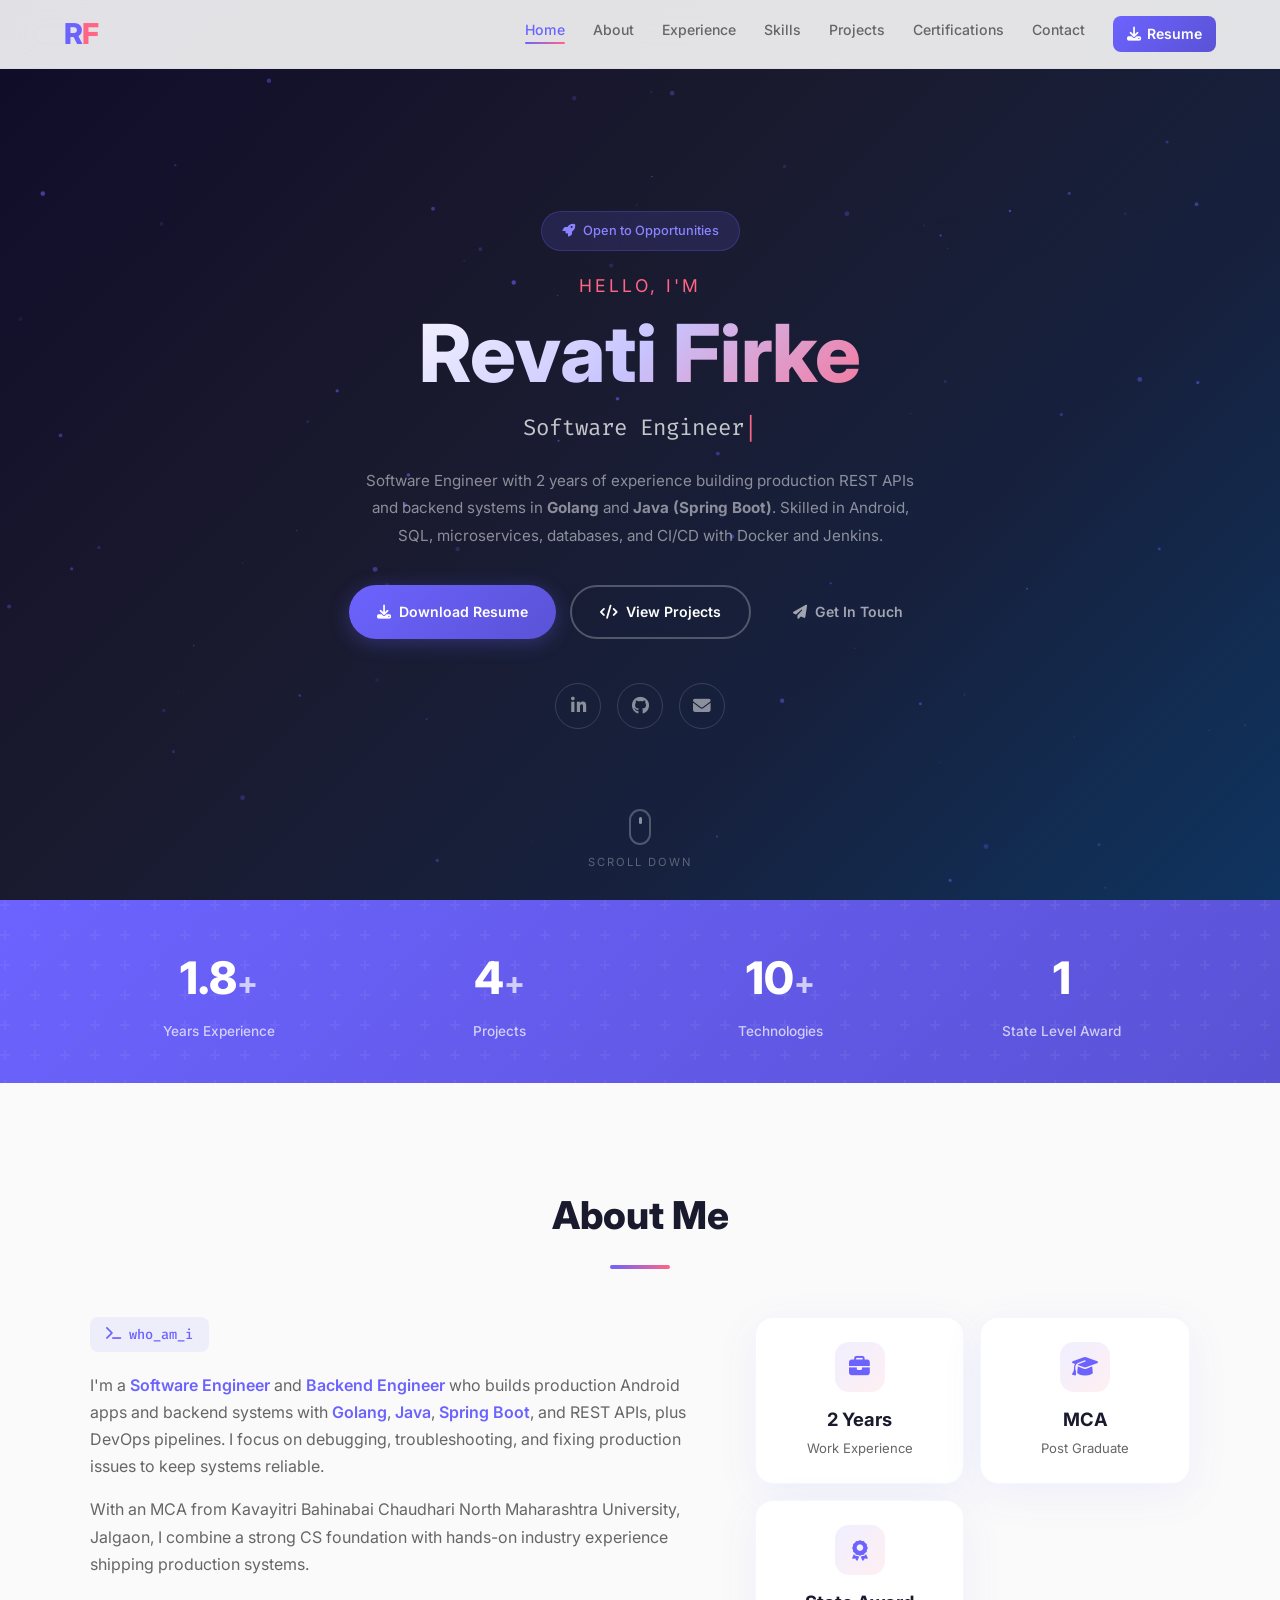
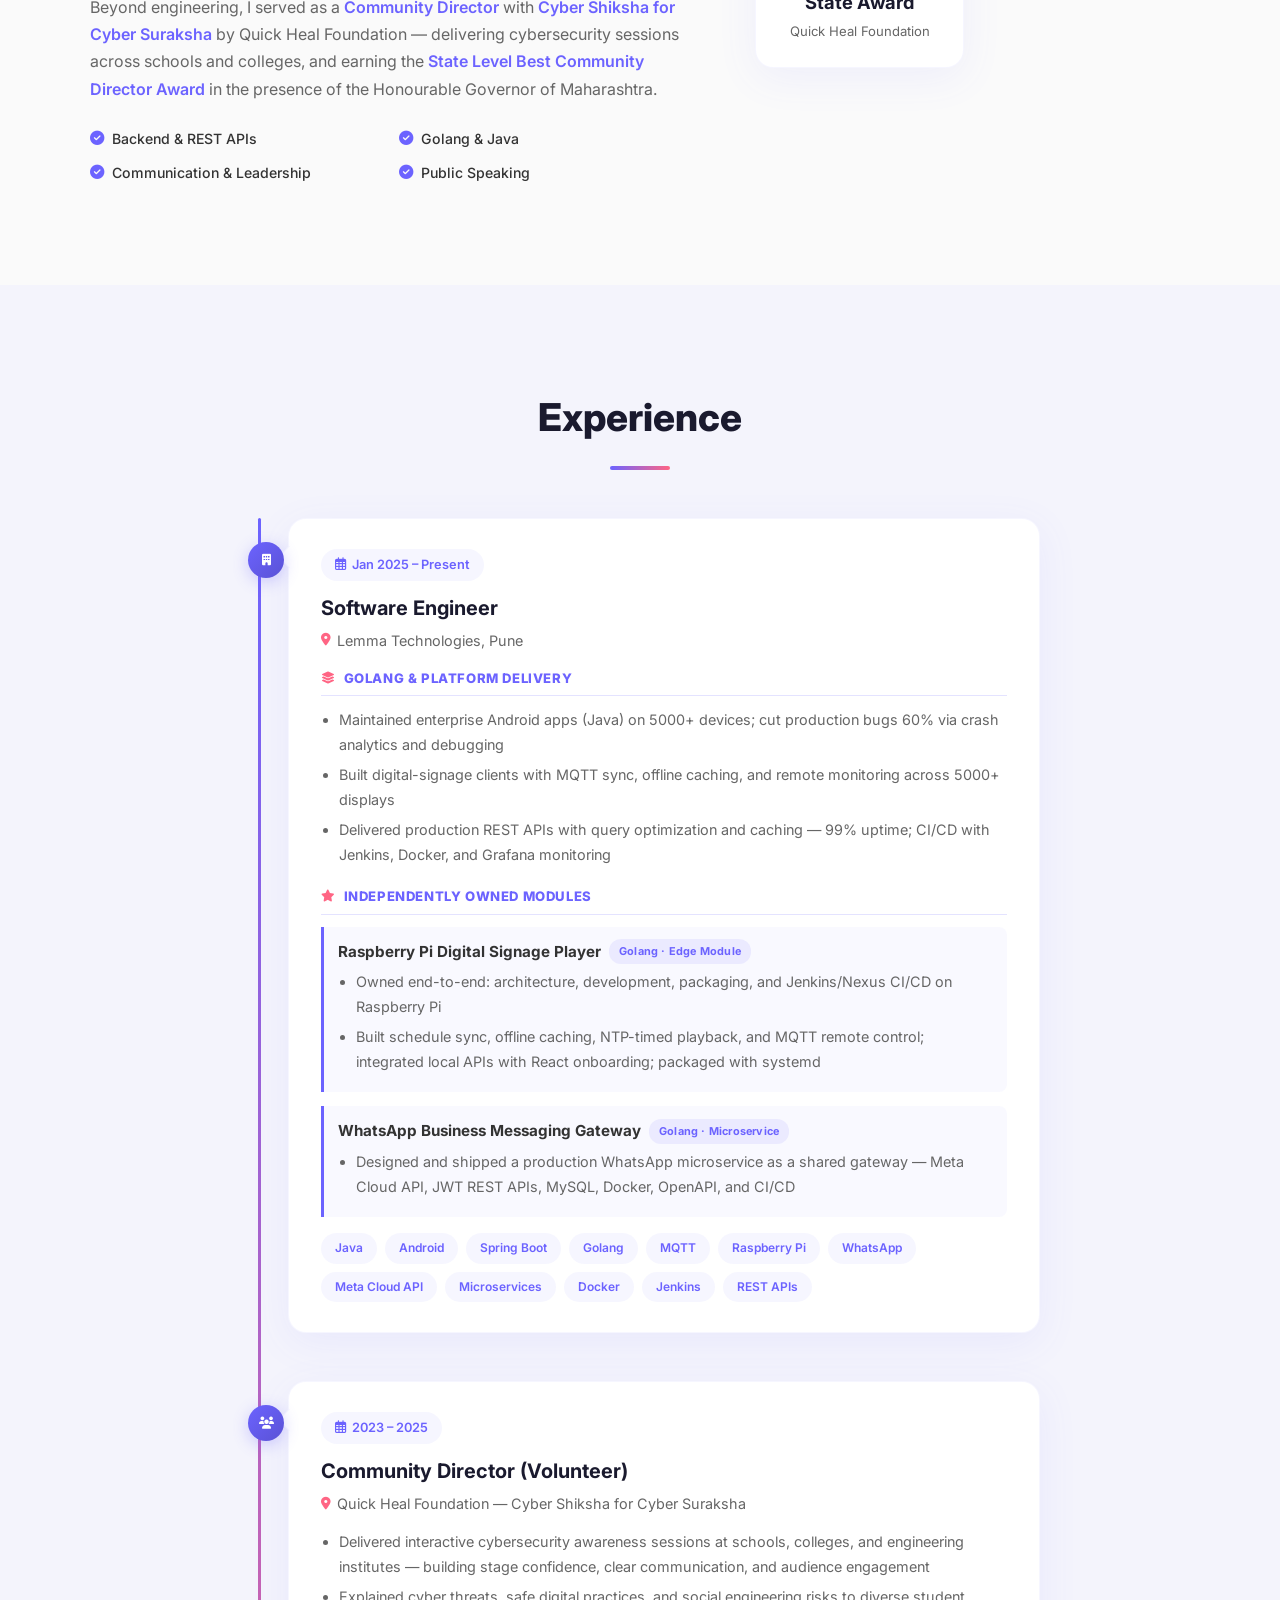
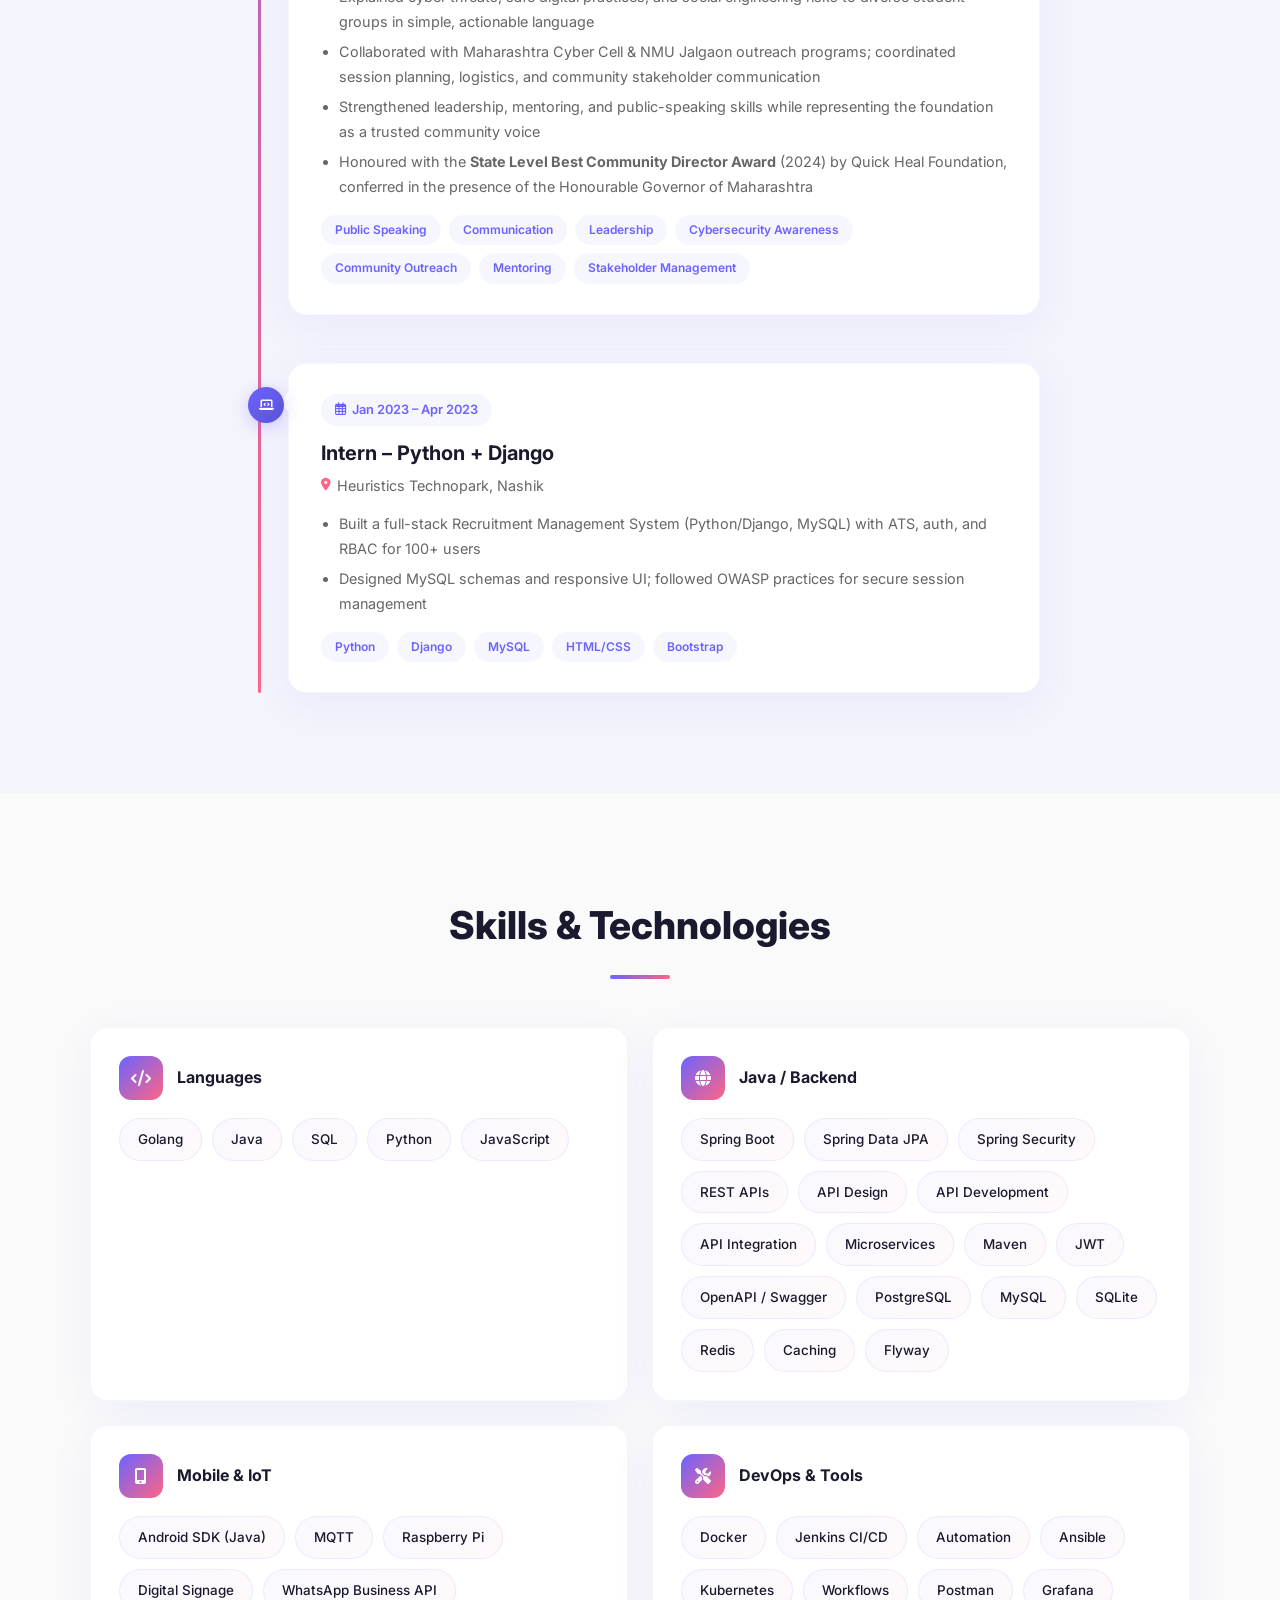
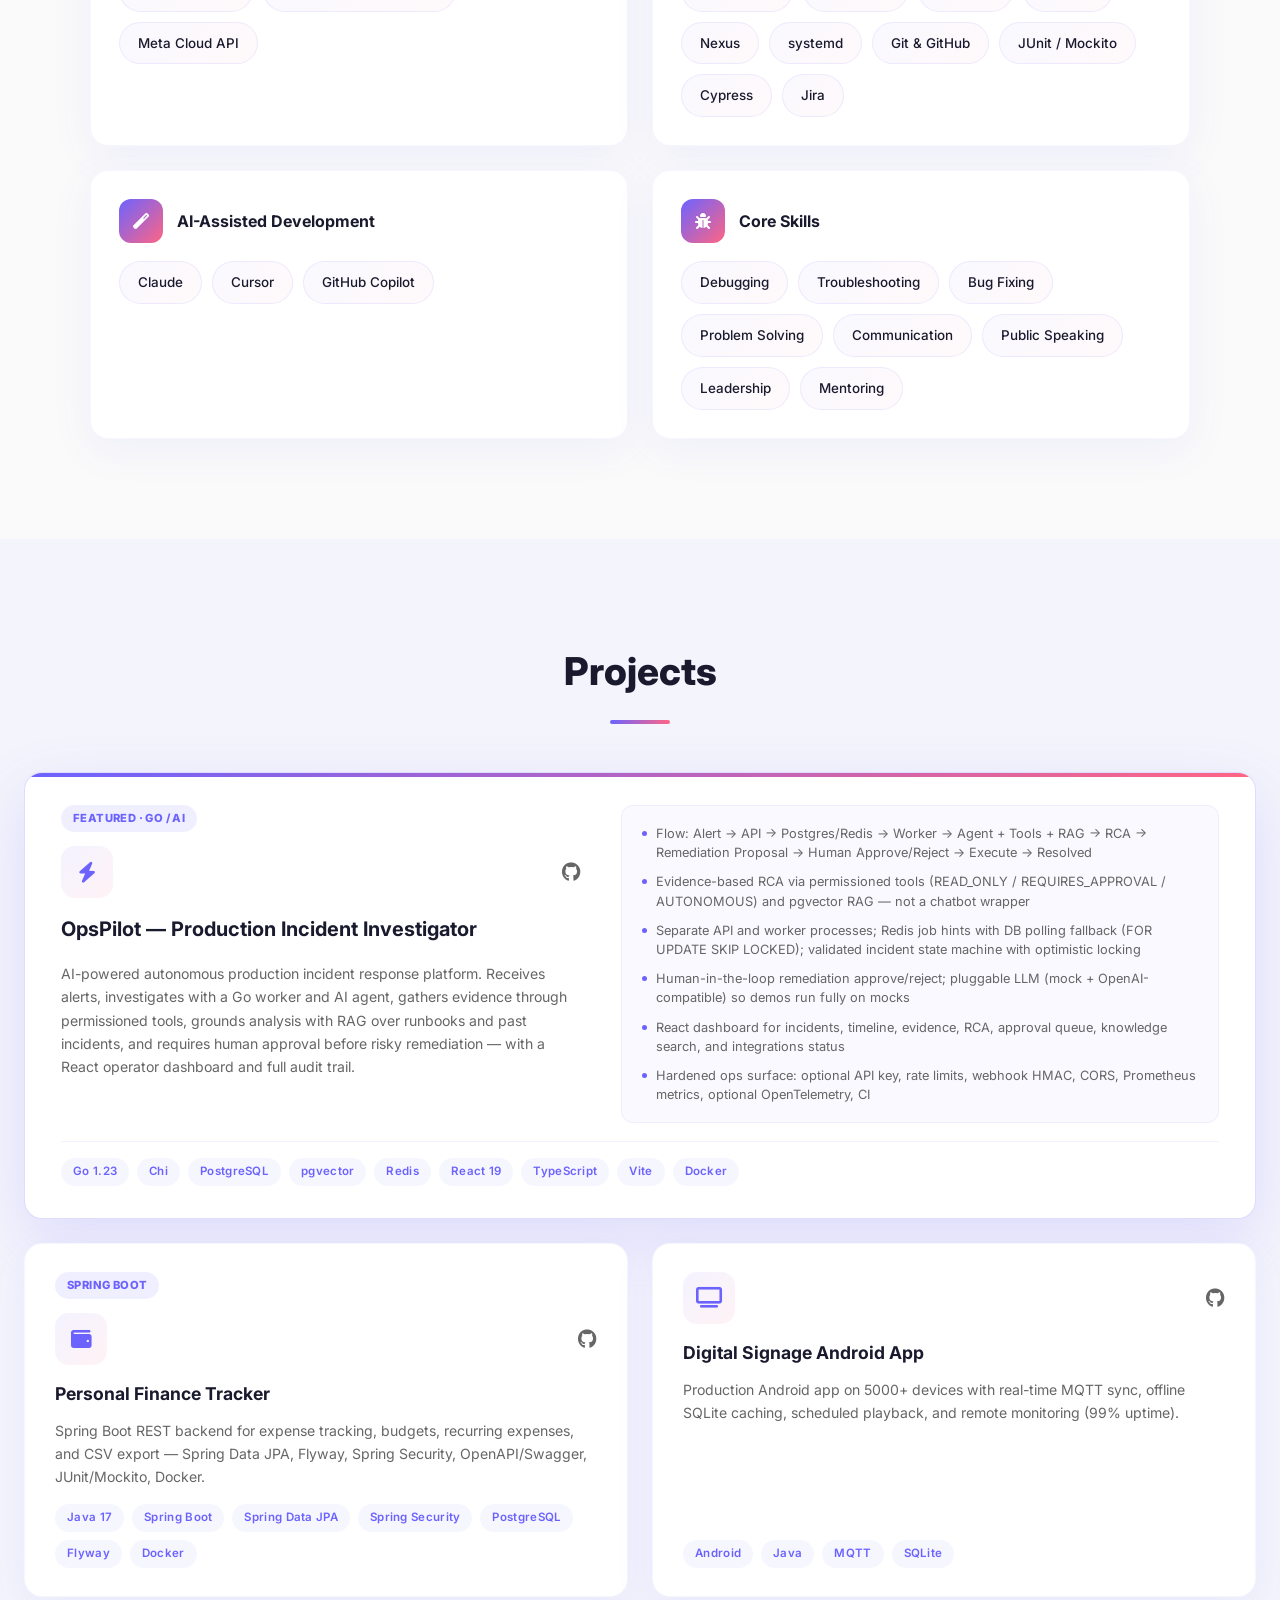
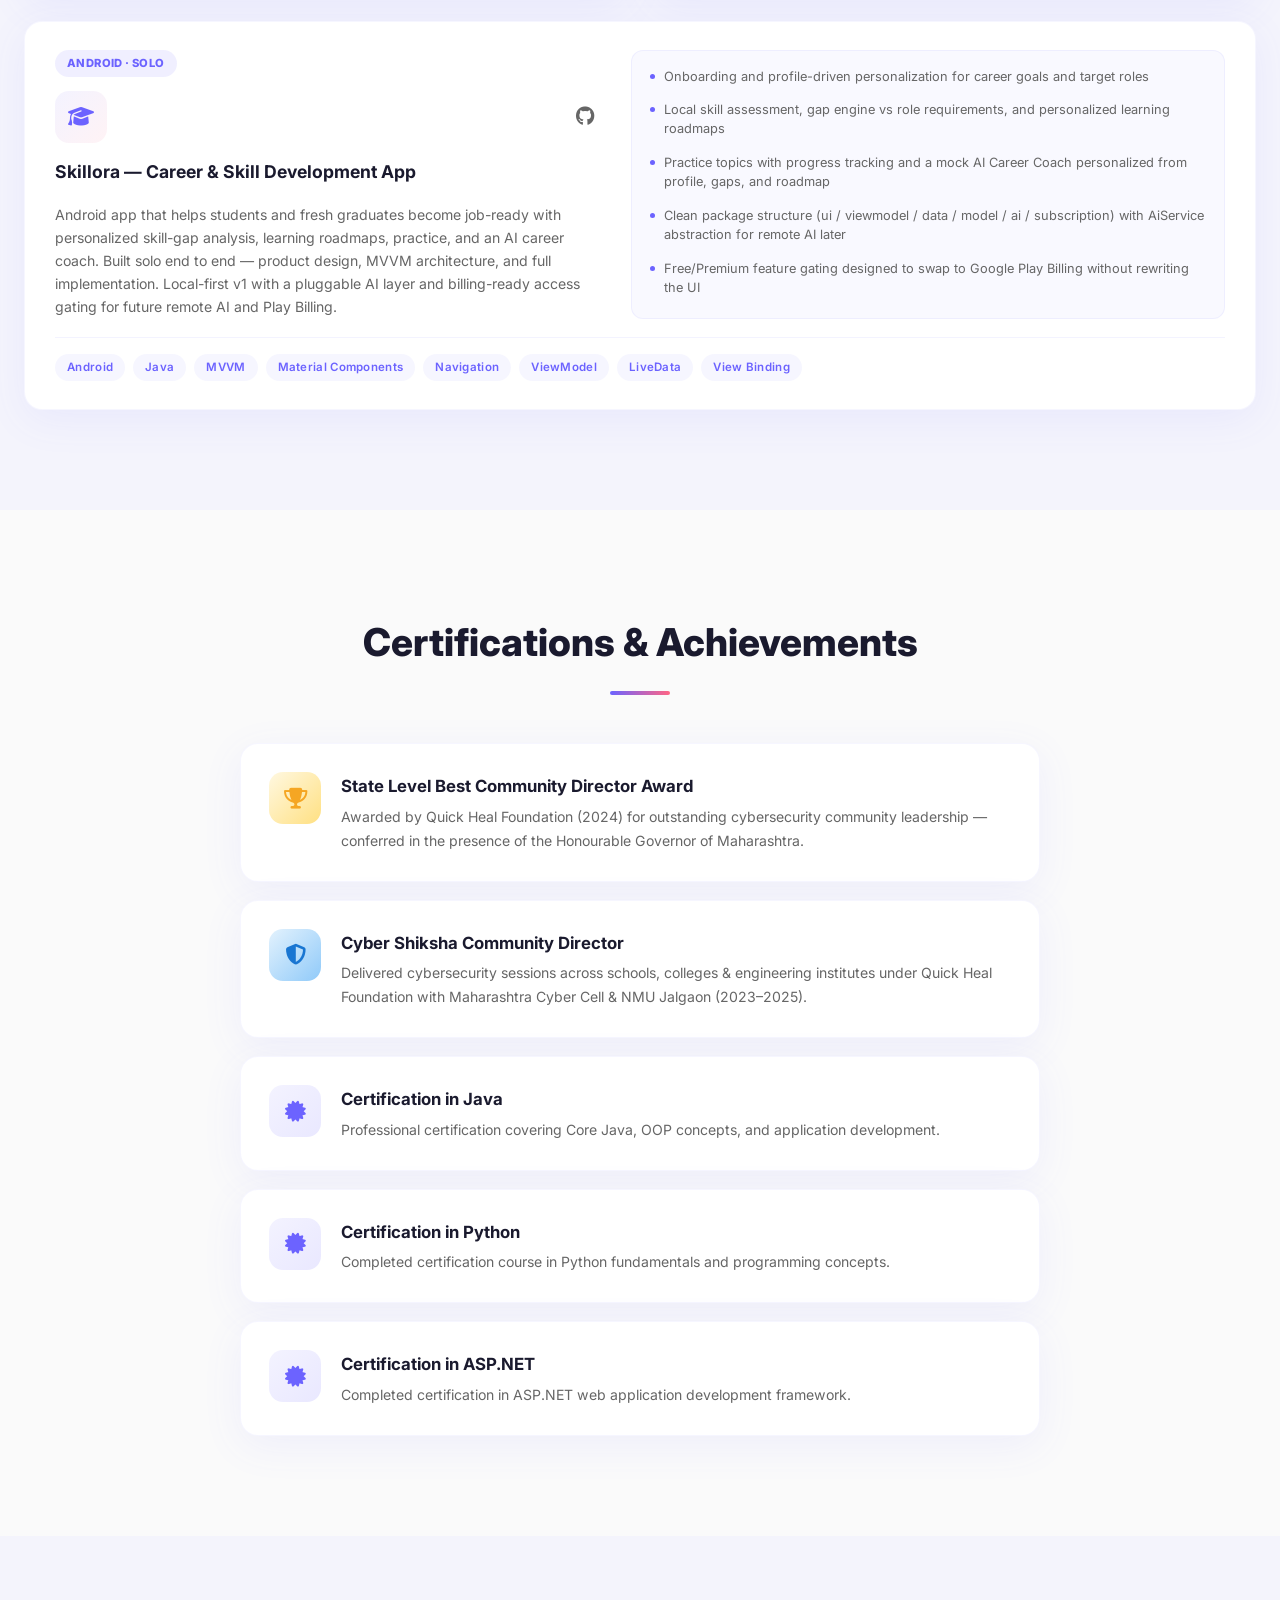
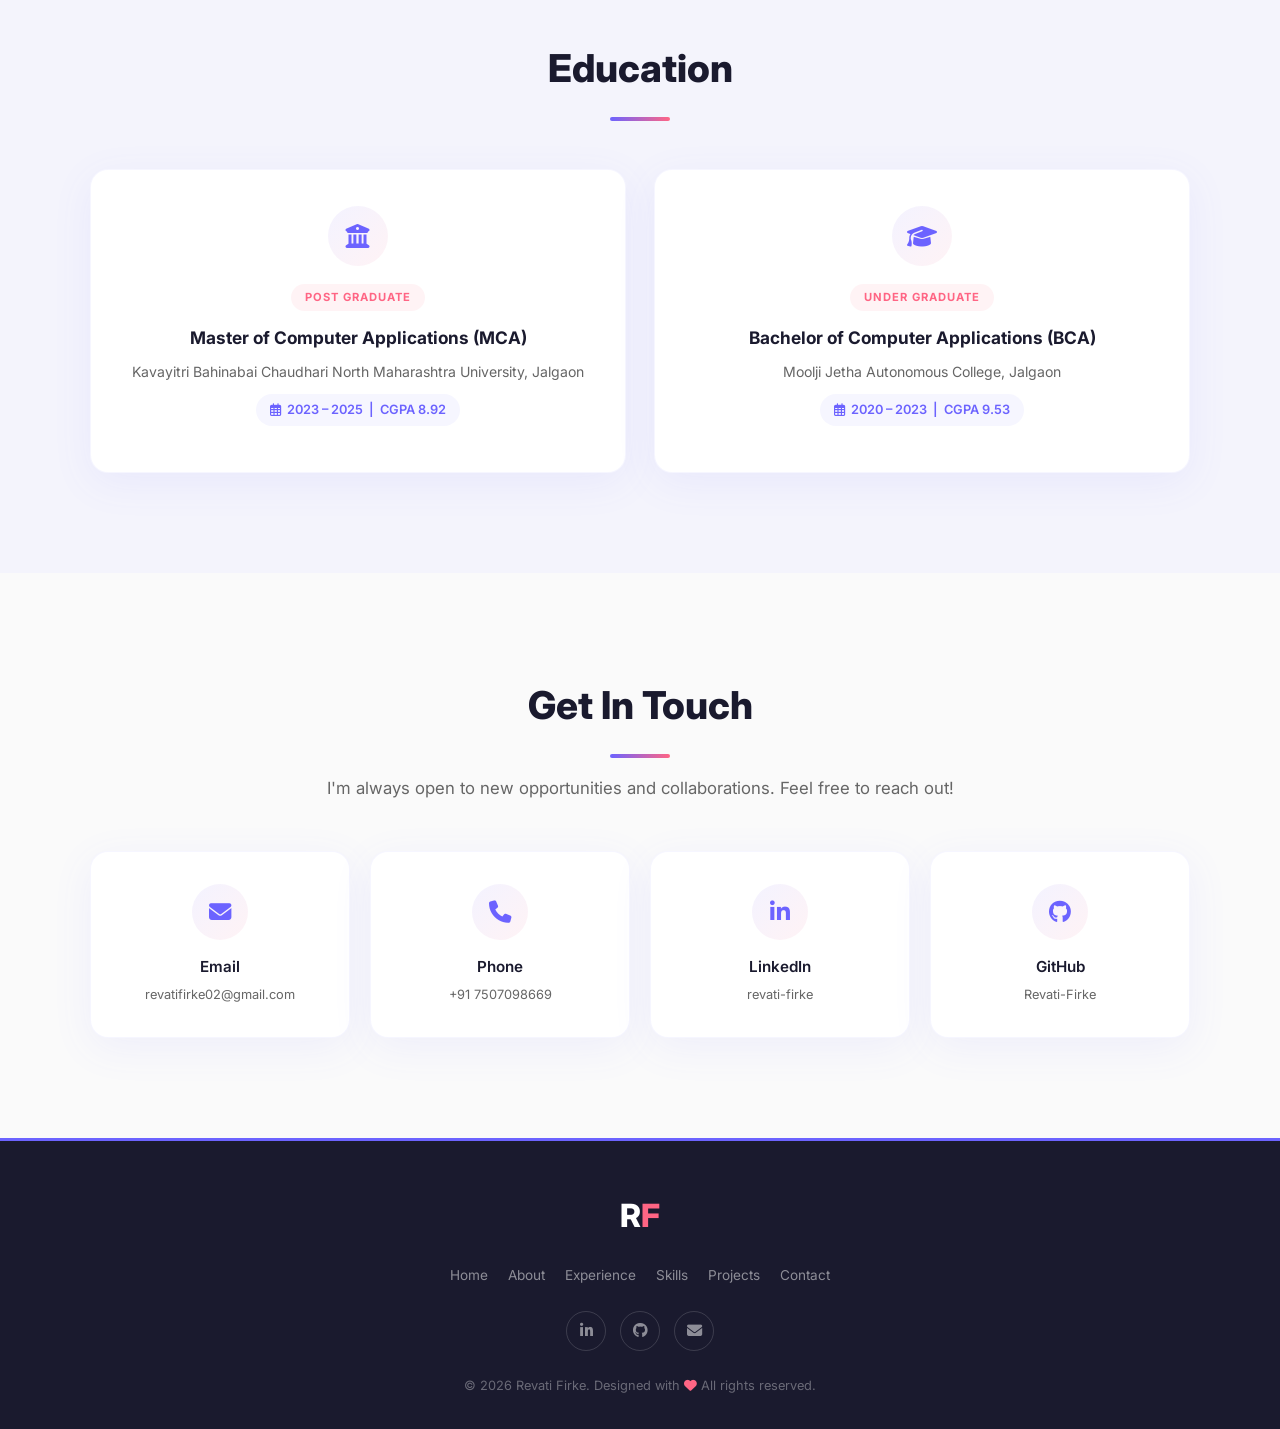
<file: index.html>
<!doctype html>
<html lang="en">
  <head>
    <meta charset="UTF-8" />
    <meta name="viewport" content="width=device-width, initial-scale=1.0" />
    <title>Revati Firke | Software Engineer | Backend Engineer</title>
    <link rel="preconnect" href="https://fonts.googleapis.com" />
    <link
      href="https://fonts.googleapis.com/css2?family=Inter:wght@300;400;500;600;700;800&family=Fira+Code:wght@400;500&display=swap"
      rel="stylesheet"
    />
    <link
      rel="stylesheet"
      href="https://cdnjs.cloudflare.com/ajax/libs/font-awesome/6.5.0/css/all.min.css"
    />
    <link rel="stylesheet" href="style.css?v=2" />
  </head>
  <body>
    <!-- Preloader -->
    <div id="preloader">
      <div class="loader">
        <span class="loader-text">RF</span>
        <div class="loader-ring"></div>
      </div>
    </div>

    <!-- Back to Top -->
    <button
      id="backToTop"
      onclick="window.scrollTo({ top: 0, behavior: 'smooth' })"
    >
      <i class="fas fa-arrow-up"></i>
    </button>

    <!-- Navigation -->
    <nav id="navbar">
      <div class="nav-container">
        <a href="#" class="logo">R<span>F</span></a>
        <ul class="nav-links">
          <li><a href="#home">Home</a></li>
          <li><a href="#about">About</a></li>
          <li><a href="#experience">Experience</a></li>
          <li><a href="#skills">Skills</a></li>
          <li><a href="#projects">Projects</a></li>
          <li><a href="#certifications">Certifications</a></li>
          <li><a href="#contact">Contact</a></li>
          <li>
            <a
              href="resume.html?v=3"
              class="nav-resume"
              target="_blank"
              rel="noopener"
              ><i class="fas fa-download"></i> Resume</a
            >
          </li>
        </ul>
        <div class="hamburger" onclick="toggleMenu()">
          <span></span><span></span><span></span>
        </div>
      </div>
    </nav>

    <!-- Hero Section -->
    <section id="home" class="hero">
      <canvas id="heroCanvas"></canvas>
      <div class="hero-content">
        <div class="hero-badge">
          <i class="fas fa-rocket"></i> Open to Opportunities
        </div>
        <p class="hero-greeting">Hello, I'm</p>
        <h1 class="hero-name">Revati Firke</h1>
        <h2 class="hero-title">
          <span id="typed-text"></span><span class="cursor">|</span>
        </h2>
        <p class="hero-desc">
          Software Engineer with 2 years of experience building production
          REST APIs and backend systems in
          <strong>Golang</strong> and <strong>Java (Spring Boot)</strong>.
          Skilled in Android, SQL, microservices, databases, and CI/CD with
          Docker and Jenkins.
        </p>
        <div class="hero-btns">
          <a
            href="resume.html?v=3"
            class="btn btn-primary"
            target="_blank"
            rel="noopener"
            ><i class="fas fa-download"></i> Download Resume</a
          >
          <a href="#projects" class="btn btn-outline"
            ><i class="fas fa-code"></i> View Projects</a
          >
          <a href="#contact" class="btn btn-ghost"
            ><i class="fas fa-paper-plane"></i> Get In Touch</a
          >
        </div>
        <div class="hero-socials">
          <a
            href="https://linkedin.com/in/revati-firke-95b73b232"
            target="_blank"
            aria-label="LinkedIn"
            ><i class="fab fa-linkedin-in"></i
          ></a>
          <a
            href="https://github.com/Revati-Firke"
            target="_blank"
            aria-label="GitHub"
            ><i class="fab fa-github"></i
          ></a>
          <a href="mailto:revatifirke02@gmail.com" aria-label="Email"
            ><i class="fas fa-envelope"></i
          ></a>
        </div>
      </div>
      <div class="scroll-indicator">
        <div class="mouse"><div class="wheel"></div></div>
        <span>Scroll Down</span>
      </div>
    </section>

    <!-- Stats Banner -->
    <section class="stats-banner">
      <div class="container stats-grid">
        <div class="stat-item">
          <span class="stat-number" data-target="1.8">0</span
          ><span class="stat-plus">+</span>
          <p>Years Experience</p>
        </div>
        <div class="stat-item">
          <span class="stat-number" data-target="4">0</span
          ><span class="stat-plus">+</span>
          <p>Projects</p>
        </div>
        <div class="stat-item">
          <span class="stat-number" data-target="10">0</span
          ><span class="stat-plus">+</span>
          <p>Technologies</p>
        </div>
        <div class="stat-item">
          <span class="stat-number" data-target="1">0</span>
          <p>State Level Award</p>
        </div>
      </div>
    </section>

    <!-- About Section -->
    <section id="about" class="section">
      <div class="container">
        <h2 class="section-title">About Me</h2>
        <div class="about-grid">
          <div class="about-text">
            <div class="about-intro-badge">
              <i class="fas fa-terminal"></i> who_am_i
            </div>
            <p>
              I'm a <strong>Software Engineer</strong> and
              <strong>Backend Engineer</strong> who builds production Android
              apps and backend systems with <strong>Golang</strong>,
              <strong>Java</strong>, <strong>Spring Boot</strong>, and REST
              APIs, plus DevOps pipelines. I focus on debugging, troubleshooting,
              and fixing production issues to keep systems reliable.
            </p>
            <p>
              With an MCA from Kavayitri Bahinabai Chaudhari North Maharashtra
              University, Jalgaon, I combine a strong CS foundation with
              hands-on industry experience shipping production systems.
            </p>
            <p>
              Beyond engineering, I served as a
              <strong>Community Director</strong> with
              <strong>Cyber Shiksha for Cyber Suraksha</strong> by Quick Heal
              Foundation — delivering cybersecurity sessions across schools and
              colleges, and earning the
              <strong>State Level Best Community Director Award</strong> in the
              presence of the Honourable Governor of Maharashtra.
            </p>
            <div class="about-highlights">
              <div class="highlight">
                <i class="fas fa-check-circle"></i> Backend &amp; REST APIs
              </div>
              <div class="highlight">
                <i class="fas fa-check-circle"></i> Golang &amp; Java
              </div>
              <div class="highlight">
                <i class="fas fa-check-circle"></i> Communication &amp; Leadership
              </div>
              <div class="highlight">
                <i class="fas fa-check-circle"></i> Public Speaking
              </div>
            </div>
          </div>
          <div class="about-cards">
            <div class="info-card">
              <div class="info-card-icon"><i class="fas fa-briefcase"></i></div>
              <h3>2 Years</h3>
              <p>Work Experience</p>
            </div>
            <div class="info-card">
              <div class="info-card-icon">
                <i class="fas fa-graduation-cap"></i>
              </div>
              <h3>MCA</h3>
              <p>Post Graduate</p>
            </div>
            <div class="info-card">
              <div class="info-card-icon"><i class="fas fa-award"></i></div>
              <h3>State Award</h3>
              <p>Quick Heal Foundation</p>
            </div>
          </div>
        </div>
      </div>
    </section>

    <!-- Experience Section -->
    <section id="experience" class="section section-alt">
      <div class="container">
        <h2 class="section-title">Experience</h2>
        <div class="timeline">
          <div class="timeline-item">
            <div class="timeline-dot"><i class="fas fa-building"></i></div>
            <div class="timeline-content">
              <span class="timeline-date"
                ><i class="far fa-calendar-alt"></i> Jan 2025 – Present</span
              >
              <h3>Software Engineer</h3>
              <h4>
                <i class="fas fa-map-marker-alt"></i> Lemma Technologies, Pune
              </h4>
              <div class="exp-subsection">
                <h5 class="exp-subsection-title">
                  <i class="fas fa-layer-group"></i> Golang &amp; Platform
                  Delivery
                </h5>
                <ul>
                  <li>
                    Maintained enterprise Android apps (Java) on 5000+ devices;
                    cut production bugs 60% via crash analytics and debugging
                  </li>
                  <li>
                    Built digital-signage clients with MQTT sync, offline
                    caching, and remote monitoring across 5000+ displays
                  </li>
                  <li>
                    Delivered production REST APIs with query optimization and
                    caching — 99% uptime; CI/CD with Jenkins, Docker, and
                    Grafana monitoring
                  </li>
                </ul>
              </div>

              <div class="exp-subsection">
                <h5 class="exp-subsection-title">
                  <i class="fas fa-star"></i> Independently Owned Modules
                </h5>

                <div class="exp-module">
                  <h6 class="exp-module-title">
                    Raspberry Pi Digital Signage Player
                    <span class="exp-module-badge">Golang · Edge Module</span>
                  </h6>
                  <ul>
                    <li>
                      Owned end-to-end: architecture, development, packaging,
                      and Jenkins/Nexus CI/CD on Raspberry Pi
                    </li>
                    <li>
                      Built schedule sync, offline caching, NTP-timed playback,
                      and MQTT remote control; integrated local APIs with React
                      onboarding; packaged with systemd
                    </li>
                  </ul>
                </div>

                <div class="exp-module">
                  <h6 class="exp-module-title">
                    WhatsApp Business Messaging Gateway
                    <span class="exp-module-badge">Golang · Microservice</span>
                  </h6>
                  <ul>
                    <li>
                      Designed and shipped a production WhatsApp microservice as
                      a shared gateway — Meta Cloud API, JWT REST APIs, MySQL,
                      Docker, OpenAPI, and CI/CD
                    </li>
                  </ul>
                </div>
              </div>
              <div class="tags">
                <span>Java</span><span>Android</span><span>Spring Boot</span
                ><span>Golang</span><span>MQTT</span><span>Raspberry Pi</span
                ><span>WhatsApp</span><span>Meta Cloud API</span
                ><span>Microservices</span><span>Docker</span
                ><span>Jenkins</span><span>REST APIs</span>
              </div>
            </div>
          </div>
          <div class="timeline-item">
            <div class="timeline-dot"><i class="fas fa-users"></i></div>
            <div class="timeline-content">
              <span class="timeline-date"
                ><i class="far fa-calendar-alt"></i> 2023 – 2025</span
              >
              <h3>Community Director (Volunteer)</h3>
              <h4>
                <i class="fas fa-map-marker-alt"></i> Quick Heal Foundation —
                Cyber Shiksha for Cyber Suraksha
              </h4>
              <ul>
                <li>
                  Delivered interactive cybersecurity awareness sessions at
                  schools, colleges, and engineering institutes — building stage
                  confidence, clear communication, and audience engagement
                </li>
                <li>
                  Explained cyber threats, safe digital practices, and social
                  engineering risks to diverse student groups in simple,
                  actionable language
                </li>
                <li>
                  Collaborated with Maharashtra Cyber Cell &amp; NMU Jalgaon
                  outreach programs; coordinated session planning, logistics,
                  and community stakeholder communication
                </li>
                <li>
                  Strengthened leadership, mentoring, and public-speaking skills
                  while representing the foundation as a trusted community voice
                </li>
                <li>
                  Honoured with the
                  <strong>State Level Best Community Director Award</strong>
                  (2024) by Quick Heal Foundation, conferred in the presence of
                  the Honourable Governor of Maharashtra
                </li>
              </ul>
              <div class="tags">
                <span>Public Speaking</span><span>Communication</span
                ><span>Leadership</span><span>Cybersecurity Awareness</span
                ><span>Community Outreach</span><span>Mentoring</span
                ><span>Stakeholder Management</span>
              </div>
            </div>
          </div>
          <div class="timeline-item">
            <div class="timeline-dot"><i class="fas fa-laptop-code"></i></div>
            <div class="timeline-content">
              <span class="timeline-date"
                ><i class="far fa-calendar-alt"></i> Jan 2023 – Apr 2023</span
              >
              <h3>Intern – Python + Django</h3>
              <h4>
                <i class="fas fa-map-marker-alt"></i> Heuristics Technopark,
                Nashik
              </h4>
              <ul>
                <li>
                  Built a full-stack Recruitment Management System
                  (Python/Django, MySQL) with ATS, auth, and RBAC for 100+ users
                </li>
                <li>
                  Designed MySQL schemas and responsive UI; followed OWASP
                  practices for secure session management
                </li>
              </ul>
              <div class="tags">
                <span>Python</span><span>Django</span><span>MySQL</span
                ><span>HTML/CSS</span><span>Bootstrap</span>
              </div>
            </div>
          </div>
        </div>
      </div>
    </section>

    <!-- Skills Section -->
    <section id="skills" class="section">
      <div class="container">
        <h2 class="section-title">Skills & Technologies</h2>
        <div class="skills-grid">
          <div class="skill-category">
            <div class="skill-category-header">
              <div class="skill-icon-wrap"><i class="fas fa-code"></i></div>
              <h3>Languages</h3>
            </div>
            <div class="skill-items">
              <div class="skill-chip">Golang</div>
              <div class="skill-chip">Java</div>
              <div class="skill-chip">SQL</div>
              <div class="skill-chip">Python</div>
              <div class="skill-chip">JavaScript</div>
            </div>
          </div>
          <div class="skill-category">
            <div class="skill-category-header">
              <div class="skill-icon-wrap"><i class="fas fa-globe"></i></div>
              <h3>Java / Backend</h3>
            </div>
            <div class="skill-items">
              <div class="skill-chip">Spring Boot</div>
              <div class="skill-chip">Spring Data JPA</div>
              <div class="skill-chip">Spring Security</div>
              <div class="skill-chip">REST APIs</div>
              <div class="skill-chip">API Design</div>
              <div class="skill-chip">API Development</div>
              <div class="skill-chip">API Integration</div>
              <div class="skill-chip">Microservices</div>
              <div class="skill-chip">Maven</div>
              <div class="skill-chip">JWT</div>
              <div class="skill-chip">OpenAPI / Swagger</div>
              <div class="skill-chip">PostgreSQL</div>
              <div class="skill-chip">MySQL</div>
              <div class="skill-chip">SQLite</div>
              <div class="skill-chip">Redis</div>
              <div class="skill-chip">Caching</div>
              <div class="skill-chip">Flyway</div>
            </div>
          </div>
          <div class="skill-category">
            <div class="skill-category-header">
              <div class="skill-icon-wrap">
                <i class="fas fa-mobile-alt"></i>
              </div>
              <h3>Mobile &amp; IoT</h3>
            </div>
            <div class="skill-items">
              <div class="skill-chip">Android SDK (Java)</div>
              <div class="skill-chip">MQTT</div>
              <div class="skill-chip">Raspberry Pi</div>
              <div class="skill-chip">Digital Signage</div>
              <div class="skill-chip">WhatsApp Business API</div>
              <div class="skill-chip">Meta Cloud API</div>
            </div>
          </div>
          <div class="skill-category">
            <div class="skill-category-header">
              <div class="skill-icon-wrap"><i class="fas fa-tools"></i></div>
              <h3>DevOps &amp; Tools</h3>
            </div>
            <div class="skill-items">
              <div class="skill-chip">Docker</div>
              <div class="skill-chip">Jenkins CI/CD</div>
              <div class="skill-chip">Automation</div>
              <div class="skill-chip">Ansible</div>
              <div class="skill-chip">Kubernetes</div>
              <div class="skill-chip">Workflows</div>
              <div class="skill-chip">Postman</div>
              <div class="skill-chip">Grafana</div>
              <div class="skill-chip">Nexus</div>
              <div class="skill-chip">systemd</div>
              <div class="skill-chip">Git &amp; GitHub</div>
              <div class="skill-chip">JUnit / Mockito</div>
              <div class="skill-chip">Cypress</div>
              <div class="skill-chip">Jira</div>
            </div>
          </div>
          <div class="skill-category">
            <div class="skill-category-header">
              <div class="skill-icon-wrap"><i class="fas fa-magic"></i></div>
              <h3>AI-Assisted Development</h3>
            </div>
            <div class="skill-items">
              <div class="skill-chip">Claude</div>
              <div class="skill-chip">Cursor</div>
              <div class="skill-chip">GitHub Copilot</div>
            </div>
          </div>
          <div class="skill-category">
            <div class="skill-category-header">
              <div class="skill-icon-wrap"><i class="fas fa-bug"></i></div>
              <h3>Core Skills</h3>
            </div>
            <div class="skill-items">
              <div class="skill-chip">Debugging</div>
              <div class="skill-chip">Troubleshooting</div>
              <div class="skill-chip">Bug Fixing</div>
              <div class="skill-chip">Problem Solving</div>
              <div class="skill-chip">Communication</div>
              <div class="skill-chip">Public Speaking</div>
              <div class="skill-chip">Leadership</div>
              <div class="skill-chip">Mentoring</div>
            </div>
          </div>
        </div>
      </div>
    </section>

    <!-- Projects Section -->
    <section id="projects" class="section section-alt">
      <div class="container container-projects">
        <h2 class="section-title">Projects</h2>
        <div class="projects-grid">
          <div class="project-card featured">
            <div class="project-badge">Featured · Go / AI</div>
            <div class="project-card-header">
              <div class="project-icon"><i class="fas fa-bolt"></i></div>
              <div class="project-links">
                <!-- TODO: replace href with OpsPilot GitHub URL -->
                <a
                  href="https://github.com/Revati-Firke/production-incident-investigator"
                  target="_blank"
                  rel="noopener"
                  aria-label="OpsPilot on GitHub"
                  title="GitHub URL"
                  ><i class="fab fa-github"></i
                ></a>
              </div>
            </div>
            <h3>OpsPilot — Production Incident Investigator</h3>
            <p>
              AI-powered autonomous production incident response platform.
              Receives alerts, investigates with a Go worker and AI agent,
              gathers evidence through permissioned tools, grounds analysis with
              RAG over runbooks and past incidents, and requires human approval
              before risky remediation — with a React operator dashboard and
              full audit trail.
            </p>
            <ul class="project-highlights">
              <li>
                Flow: Alert → API → Postgres/Redis → Worker → Agent + Tools +
                RAG → RCA → Remediation Proposal → Human Approve/Reject →
                Execute → Resolved
              </li>
              <li>
                Evidence-based RCA via permissioned tools (READ_ONLY /
                REQUIRES_APPROVAL / AUTONOMOUS) and pgvector RAG — not a chatbot
                wrapper
              </li>
              <li>
                Separate API and worker processes; Redis job hints with DB
                polling fallback (FOR UPDATE SKIP LOCKED); validated incident
                state machine with optimistic locking
              </li>
              <li>
                Human-in-the-loop remediation approve/reject; pluggable LLM
                (mock + OpenAI-compatible) so demos run fully on mocks
              </li>
              <li>
                React dashboard for incidents, timeline, evidence, RCA, approval
                queue, knowledge search, and integrations status
              </li>
              <li>
                Hardened ops surface: optional API key, rate limits, webhook
                HMAC, CORS, Prometheus metrics, optional OpenTelemetry, CI
              </li>
            </ul>
            <div class="project-tech">
              <span>Go 1.23</span><span>Chi</span><span>PostgreSQL</span
              ><span>pgvector</span><span>Redis</span><span>React 19</span
              ><span>TypeScript</span><span>Vite</span><span>Docker</span>
            </div>
          </div>
          <div class="project-card">
            <div class="project-badge">Spring Boot</div>
            <div class="project-card-header">
              <div class="project-icon"><i class="fas fa-wallet"></i></div>
              <div class="project-links">
                <a
                  href="https://github.com/Revati-Firke/Expense-Tracker"
                  target="_blank"
                  rel="noopener"
                  aria-label="Expense Tracker on GitHub"
                  ><i class="fab fa-github"></i
                ></a>
              </div>
            </div>
            <h3>Personal Finance Tracker</h3>
            <p>
              Spring Boot REST backend for expense tracking, budgets, recurring
              expenses, and CSV export — Spring Data JPA, Flyway, Spring
              Security, OpenAPI/Swagger, JUnit/Mockito, Docker.
            </p>
            <div class="project-tech">
              <span>Java 17</span><span>Spring Boot</span
              ><span>Spring Data JPA</span><span>Spring Security</span
              ><span>PostgreSQL</span><span>Flyway</span><span>Docker</span>
            </div>
          </div>
          <div class="project-card">
            <div class="project-card-header">
              <div class="project-icon"><i class="fas fa-tv"></i></div>
              <div class="project-links">
                <a
                  href="https://github.com/Revati-Firke"
                  target="_blank"
                  rel="noopener"
                  aria-label="GitHub"
                  ><i class="fab fa-github"></i
                ></a>
              </div>
            </div>
            <h3>Digital Signage Android App</h3>
            <p>
              Production Android app on 5000+ devices with real-time MQTT sync,
              offline SQLite caching, scheduled playback, and remote monitoring
              (99% uptime).
            </p>
            <div class="project-tech">
              <span>Android</span><span>Java</span><span>MQTT</span
              ><span>SQLite</span>
            </div>
          </div>
          <div class="project-card">
            <div class="project-badge">Android · Solo</div>
            <div class="project-card-header">
              <div class="project-icon"><i class="fas fa-graduation-cap"></i></div>
              <div class="project-links">
                <a
                  href="https://github.com/Revati-Firke/skillora-android"
                  target="_blank"
                  rel="noopener"
                  aria-label="Skillora on GitHub"
                  ><i class="fab fa-github"></i
                ></a>
              </div>
            </div>
            <h3>Skillora — Career &amp; Skill Development App</h3>
            <p>
              Android app that helps students and fresh graduates become
              job-ready with personalized skill-gap analysis, learning roadmaps,
              practice, and an AI career coach. Built solo end to end — product
              design, MVVM architecture, and full implementation. Local-first v1
              with a pluggable AI layer and billing-ready access gating for future
              remote AI and Play Billing.
            </p>
            <ul class="project-highlights">
              <li>
                Onboarding and profile-driven personalization for career goals
                and target roles
              </li>
              <li>
                Local skill assessment, gap engine vs role requirements, and
                personalized learning roadmaps
              </li>
              <li>
                Practice topics with progress tracking and a mock AI Career Coach
                personalized from profile, gaps, and roadmap
              </li>
              <li>
                Clean package structure (ui / viewmodel / data / model / ai /
                subscription) with AiService abstraction for remote AI later
              </li>
              <li>
                Free/Premium feature gating designed to swap to Google Play
                Billing without rewriting the UI
              </li>
            </ul>
            <div class="project-tech">
              <span>Android</span><span>Java</span><span>MVVM</span
              ><span>Material Components</span><span>Navigation</span
              ><span>ViewModel</span><span>LiveData</span
              ><span>View Binding</span>
            </div>
          </div>
        </div>
      </div>
    </section>

    <!-- Certifications & Achievements -->
    <section id="certifications" class="section">
      <div class="container">
        <h2 class="section-title">Certifications & Achievements</h2>
        <div class="cert-grid">
          <div class="cert-card gold">
            <div class="cert-icon"><i class="fas fa-trophy"></i></div>
            <div class="cert-body">
              <h3>State Level Best Community Director Award</h3>
              <p>
                Awarded by Quick Heal Foundation (2024) for outstanding
                cybersecurity community leadership — conferred in the presence
                of the Honourable Governor of Maharashtra.
              </p>
            </div>
          </div>
          <div class="cert-card blue">
            <div class="cert-icon"><i class="fas fa-shield-alt"></i></div>
            <div class="cert-body">
              <h3>Cyber Shiksha Community Director</h3>
              <p>
                Delivered cybersecurity sessions across schools, colleges &amp;
                engineering institutes under Quick Heal Foundation with
                Maharashtra Cyber Cell &amp; NMU Jalgaon (2023–2025).
              </p>
            </div>
          </div>
          <div class="cert-card purple">
            <div class="cert-icon"><i class="fas fa-certificate"></i></div>
            <div class="cert-body">
              <h3>Certification in Java</h3>
              <p>
                Professional certification covering Core Java, OOP concepts, and
                application development.
              </p>
            </div>
          </div>
          <div class="cert-card purple">
            <div class="cert-icon"><i class="fas fa-certificate"></i></div>
            <div class="cert-body">
              <h3>Certification in Python</h3>
              <p>
                Completed certification course in Python fundamentals and
                programming concepts.
              </p>
            </div>
          </div>
          <div class="cert-card purple">
            <div class="cert-icon"><i class="fas fa-certificate"></i></div>
            <div class="cert-body">
              <h3>Certification in ASP.NET</h3>
              <p>
                Completed certification in ASP.NET web application development
                framework.
              </p>
            </div>
          </div>
        </div>
      </div>
    </section>

    <!-- Education Section -->
    <section id="education" class="section section-alt">
      <div class="container">
        <h2 class="section-title">Education</h2>
        <div class="edu-grid">
          <div class="edu-card">
            <div class="edu-icon-wrap"><i class="fas fa-university"></i></div>
            <div class="edu-badge">Post Graduate</div>
            <h3>Master of Computer Applications (MCA)</h3>
            <p>
              Kavayitri Bahinabai Chaudhari North Maharashtra University,
              Jalgaon
            </p>
            <span class="timeline-date"
              ><i class="far fa-calendar-alt"></i> 2023 – 2025 &nbsp;|&nbsp;
              CGPA 8.92</span
            >
          </div>
          <div class="edu-card">
            <div class="edu-icon-wrap">
              <i class="fas fa-graduation-cap"></i>
            </div>
            <div class="edu-badge">Under Graduate</div>
            <h3>Bachelor of Computer Applications (BCA)</h3>
            <p>Moolji Jetha Autonomous College, Jalgaon</p>
            <span class="timeline-date"
              ><i class="far fa-calendar-alt"></i> 2020 – 2023 &nbsp;|&nbsp;
              CGPA 9.53</span
            >
          </div>
        </div>
      </div>
    </section>

    <!-- Contact Section -->
    <section id="contact" class="section">
      <div class="container">
        <h2 class="section-title">Get In Touch</h2>
        <p class="contact-subtitle">
          I'm always open to new opportunities and collaborations. Feel free to
          reach out!
        </p>
        <div class="contact-grid">
          <a href="mailto:revatifirke02@gmail.com" class="contact-card">
            <div class="contact-icon-wrap"><i class="fas fa-envelope"></i></div>
            <h3>Email</h3>
            <p>revatifirke02@gmail.com</p>
          </a>
          <a href="tel:+917507098669" class="contact-card">
            <div class="contact-icon-wrap"><i class="fas fa-phone"></i></div>
            <h3>Phone</h3>
            <p>+91 7507098669</p>
          </a>
          <a
            href="https://linkedin.com/in/revati-firke-95b73b232"
            target="_blank"
            class="contact-card"
          >
            <div class="contact-icon-wrap">
              <i class="fab fa-linkedin-in"></i>
            </div>
            <h3>LinkedIn</h3>
            <p>revati-firke</p>
          </a>
          <a
            href="https://github.com/Revati-Firke"
            target="_blank"
            class="contact-card"
          >
            <div class="contact-icon-wrap"><i class="fab fa-github"></i></div>
            <h3>GitHub</h3>
            <p>Revati-Firke</p>
          </a>
        </div>
      </div>
    </section>

    <!-- Footer -->
    <footer>
      <div class="footer-content">
        <div class="footer-logo">R<span>F</span></div>
        <div class="footer-links">
          <a href="#home">Home</a><a href="#about">About</a
          ><a href="#experience">Experience</a> <a href="#skills">Skills</a
          ><a href="#projects">Projects</a><a href="#contact">Contact</a>
        </div>
        <div class="footer-socials">
          <a
            href="https://linkedin.com/in/revati-firke-95b73b232"
            target="_blank"
            ><i class="fab fa-linkedin-in"></i
          ></a>
          <a href="https://github.com/Revati-Firke" target="_blank"
            ><i class="fab fa-github"></i
          ></a>
          <a href="mailto:revatifirke02@gmail.com"
            ><i class="fas fa-envelope"></i
          ></a>
        </div>
        <p class="footer-copy">
          &copy; 2026 Revati Firke. Designed with
          <i class="fas fa-heart" style="color: var(--accent)"></i> All rights
          reserved.
        </p>
      </div>
    </footer>

    <script src="script.js?v=2"></script>
  </body>
</html>
</file>
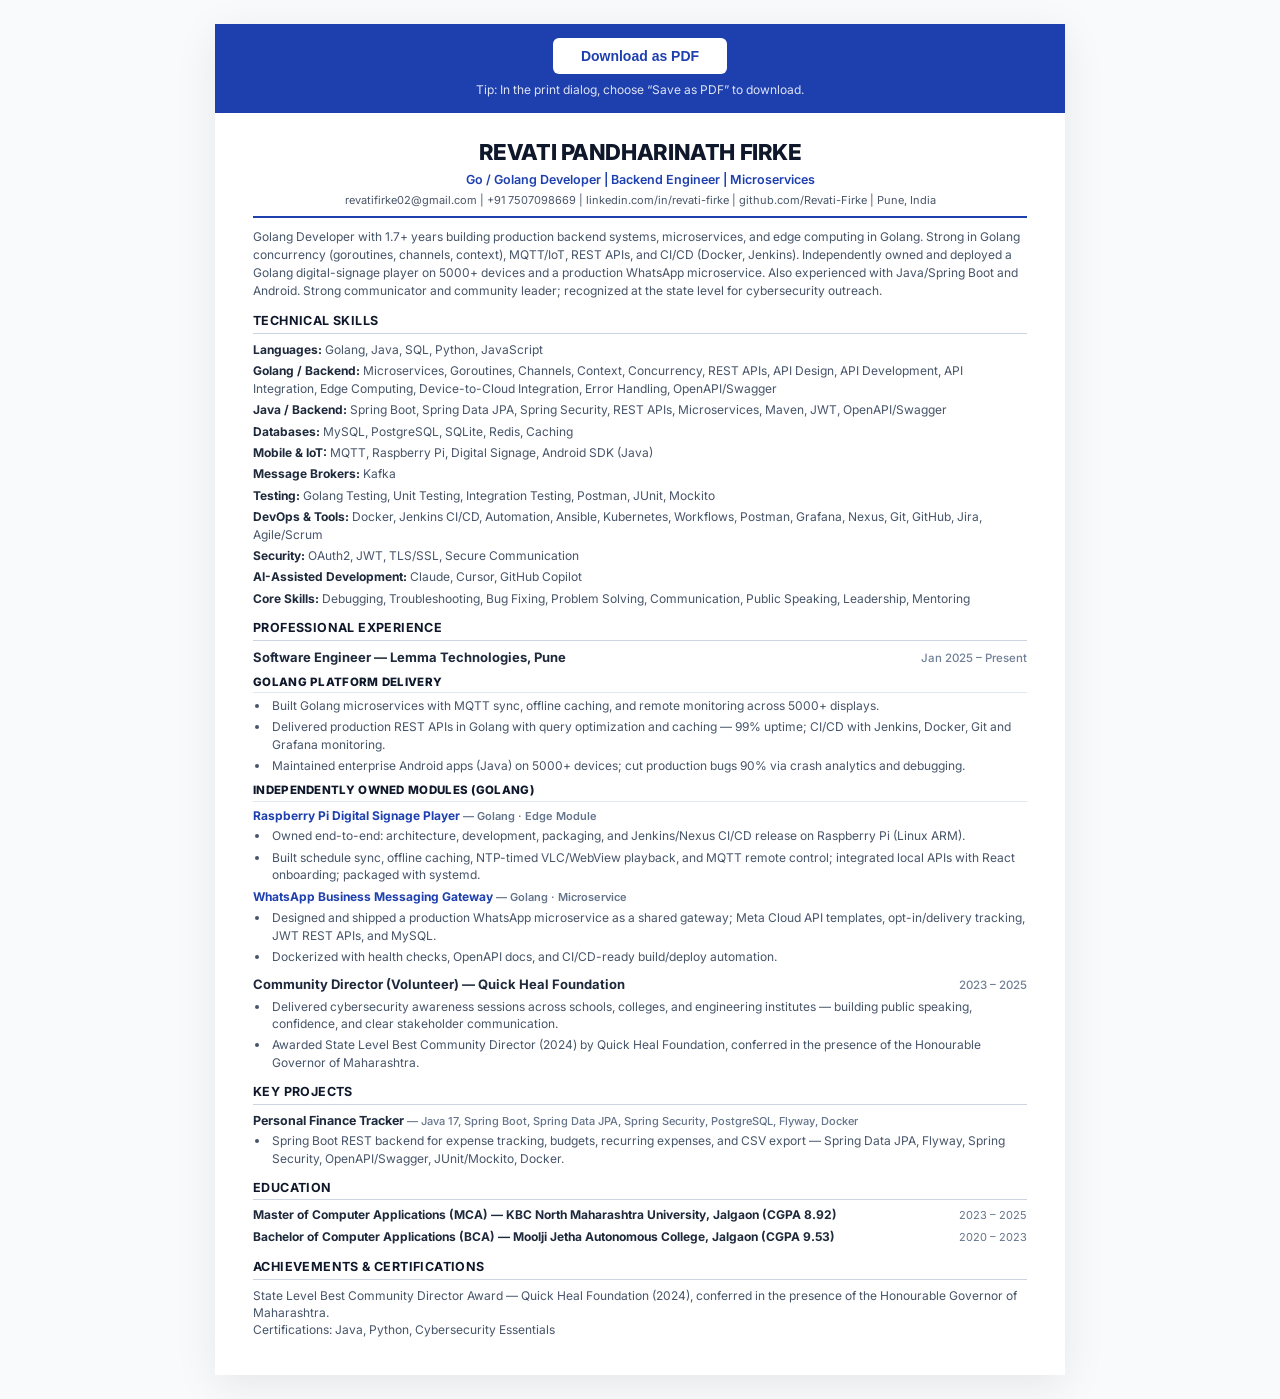
<file: golang_resume.html>
<!doctype html>
<html lang="en">
  <head>
    <meta charset="UTF-8" />
    <meta name="viewport" content="width=device-width, initial-scale=1.0" />
    <title>Revati Firke - Golang Developer Resume</title>
    <link
      href="https://fonts.googleapis.com/css2?family=Inter:wght@400;500;600;700;800&display=swap"
      rel="stylesheet"
    />
    <style>
      * {
        margin: 0;
        padding: 0;
        box-sizing: border-box;
      }
      body {
        font-family: "Inter", sans-serif;
        line-height: 1.4;
        color: #1e293b;
        background: #f8fafc;
        font-size: 12px;
      }
      .resume-container {
        max-width: 850px;
        margin: 24px auto;
        background: white;
        box-shadow: 0 10px 40px rgba(0, 0, 0, 0.08);
      }
      .no-print {
        text-align: center;
        padding: 14px;
        background: #1e40af;
      }
      .no-print button {
        padding: 10px 28px;
        background: white;
        color: #1e40af;
        border: none;
        border-radius: 6px;
        font-weight: 600;
        cursor: pointer;
        font-size: 14px;
      }
      .resume-content {
        padding: 24px 38px;
      }
      .header {
        text-align: center;
        margin-bottom: 10px;
        padding-bottom: 8px;
        border-bottom: 2px solid #1e40af;
      }
      .header h1 {
        font-size: 22px;
        font-weight: 800;
        color: #0f172a;
        letter-spacing: -0.4px;
      }
      .header .title {
        font-size: 12.5px;
        color: #1e40af;
        font-weight: 600;
        margin: 3px 0 5px;
      }
      .contact-info {
        font-size: 11px;
        color: #4a5568;
      }
      .contact-info a {
        color: #475569;
        text-decoration: none;
      }
      .section {
        margin-bottom: 12px;
      }
      .summary p {
        color: #475569;
        font-size: 12px;
        line-height: 1.5;
      }
      .section-title {
        font-size: 12.5px;
        font-weight: 700;
        color: #0f172a;
        margin-bottom: 7px;
        padding-bottom: 3px;
        border-bottom: 1.5px solid #cbd5e1;
        text-transform: uppercase;
        letter-spacing: 0.4px;
      }
      .job-header {
        display: flex;
        justify-content: space-between;
        align-items: baseline;
        flex-wrap: wrap;
        margin-bottom: 4px;
      }
      .job-title {
        font-size: 13px;
        font-weight: 700;
        color: #1e293b;
      }
      .job-date {
        font-size: 11.5px;
        color: #718096;
        font-weight: 500;
      }
      .exp-sub {
        margin-top: 8px;
      }
      .exp-sub-title {
        font-size: 11.5px;
        font-weight: 800;
        color: #0f172a;
        text-transform: uppercase;
        letter-spacing: 0.3px;
        margin-bottom: 4px;
        border-bottom: 1px solid #e2e8f0;
        padding-bottom: 2px;
      }
      .exp-module-name {
        font-size: 12px;
        font-weight: 700;
        color: #1e40af;
        margin: 6px 0 2px;
      }
      .exp-module-name span {
        font-weight: 600;
        color: #64748b;
        font-size: 11px;
      }
      ul {
        list-style: disc;
        margin-left: 17px;
        margin-top: 3px;
      }
      li {
        margin-bottom: 4px;
        color: #475569;
        font-size: 12px;
        line-height: 1.45;
        padding-left: 2px;
      }
      .skill-row {
        font-size: 12px;
        color: #475569;
        margin-bottom: 4px;
        line-height: 1.45;
      }
      .skill-row strong {
        color: #1e293b;
        font-weight: 700;
      }
      .edu-item {
        margin-bottom: 5px;
      }
      .edu-head {
        display: flex;
        justify-content: space-between;
        align-items: baseline;
        flex-wrap: wrap;
      }
      .degree {
        font-size: 12px;
        font-weight: 700;
        color: #1e293b;
      }
      .edu-date {
        font-size: 11px;
        color: #64748b;
      }
      .project {
        margin-bottom: 9px;
      }
      .project.featured {
        margin-bottom: 9px;
      }
      .project-badge {
        display: none;
      }
      .project-title {
        font-size: 12.5px;
        font-weight: 700;
        color: #1e293b;
      }
      .project-title span {
        font-weight: 500;
        color: #64748b;
        font-size: 11px;
      }
      .project-desc {
        font-size: 12px;
        color: #475569;
        line-height: 1.45;
        margin-top: 2px;
      }
      .project.featured ul {
        margin-top: 4px;
        margin-bottom: 0;
      }
      .project.featured li {
        margin-bottom: 3px;
      }
      .matrix-table {
        width: 100%;
        border-collapse: collapse;
        margin-top: 5px;
        font-size: 11px;
      }
      .matrix-table th,
      .matrix-table td {
        padding: 5px 8px;
        text-align: left;
        border: 1px solid #e2e8f0;
      }
      .matrix-table th {
        background: #f1f5f9;
        font-weight: 700;
        color: #0f172a;
      }
      .matrix-table td {
        color: #475569;
      }
      @media print {
        @page {
          size: A4;
          margin: 0.4in 0.5in;
        }
        body {
          margin: 0;
          padding: 0;
          background: white;
          font-size: 11px;
        }
        .resume-container {
          margin: 0;
          box-shadow: none;
          max-width: 100%;
        }
        .resume-content {
          padding: 0;
        }
        .no-print {
          display: none;
        }
        .section {
          margin-bottom: 10px;
        }
        a {
          color: #2d3748;
          text-decoration: none;
        }
        .job-date {
          display: none;
        }
        .edu-date {
          display: none;
        }
      }
    </style>
  </head>
  <body>
    <div class="resume-container">
      <div class="no-print">
        <button onclick="window.print()">Download as PDF</button>
        <p
          style="
            color: rgba(255, 255, 255, 0.85);
            font-size: 12px;
            margin-top: 8px;
            font-family: Inter, sans-serif;
          "
        >
          Tip: In the print dialog, choose &ldquo;Save as PDF&rdquo; to
          download.
        </p>
      </div>

      <div class="resume-content">
        <div class="header">
          <h1>REVATI PANDHARINATH FIRKE</h1>
          <div class="title">
            Go / Golang Developer | Backend Engineer | Microservices
          </div>
          <div class="contact-info">
            revatifirke02@gmail.com | +91 7507098669 |
            <a href="https://linkedin.com/in/revati-firke-95b73b232"
              >linkedin.com/in/revati-firke</a
            >
            |
            <a href="https://github.com/Revati-Firke"
              >github.com/Revati-Firke</a
            >
            | Pune, India
          </div>
        </div>

        <div class="section summary">
          <p>
            Golang Developer with 1.7+ years building production backend
            systems, microservices, and edge computing in Golang. Strong in
            Golang concurrency (goroutines, channels, context), MQTT/IoT, REST
            APIs, and CI/CD (Docker, Jenkins). Independently owned and deployed
            a Golang digital-signage player on 5000+ devices and a production
            WhatsApp microservice. Also experienced with Java/Spring Boot and
            Android. Strong communicator and community leader; recognized at the
            state level for cybersecurity outreach.
          </p>
        </div>

        <div class="section">
          <h2 class="section-title">Technical Skills</h2>
          <div class="skill-row">
            <strong>Languages:</strong> Golang, Java, SQL, Python, JavaScript
          </div>
          <div class="skill-row">
            <strong>Golang / Backend:</strong> Microservices, Goroutines,
            Channels, Context, Concurrency, REST APIs, API Design, API
            Development, API Integration, Edge Computing, Device-to-Cloud
            Integration, Error Handling, OpenAPI/Swagger
          </div>
          <div class="skill-row">
            <strong>Java / Backend:</strong> Spring Boot, Spring Data JPA,
            Spring Security, REST APIs, Microservices, Maven, JWT,
            OpenAPI/Swagger
          </div>
          <div class="skill-row">
            <strong>Databases:</strong> MySQL, PostgreSQL, SQLite, Redis,
            Caching
          </div>
          <div class="skill-row">
            <strong>Mobile & IoT:</strong> MQTT, Raspberry Pi, Digital Signage,
            Android SDK (Java)
          </div>
          <div class="skill-row">
            <strong>Message Brokers:</strong> Kafka
          </div>
          <div class="skill-row">
            <strong>Testing:</strong> Golang Testing, Unit Testing, Integration
            Testing, Postman, JUnit, Mockito
          </div>
          <div class="skill-row">
            <strong>DevOps & Tools:</strong> Docker, Jenkins CI/CD, Automation,
            Ansible, Kubernetes, Workflows, Postman, Grafana, Nexus, Git,
            GitHub, Jira, Agile/Scrum
          </div>
          <div class="skill-row">
            <strong>Security:</strong> OAuth2, JWT, TLS/SSL, Secure Communication
          </div>
          <div class="skill-row">
            <strong>AI-Assisted Development:</strong> Claude, Cursor, GitHub
            Copilot
          </div>
          <div class="skill-row">
            <strong>Core Skills:</strong> Debugging, Troubleshooting, Bug
            Fixing, Problem Solving, Communication, Public Speaking, Leadership,
            Mentoring
          </div>
        </div>

        <div class="section">
          <h2 class="section-title">Professional Experience</h2>

          <div class="job-header">
            <div class="job-title">
              Software Engineer — Lemma Technologies, Pune
            </div>
            <div class="job-date">Jan 2025 – Present</div>
          </div>

          <div class="exp-sub">
            <div class="exp-sub-title">Golang Platform Delivery</div>
            <ul>
              <li>
                Built Golang microservices with MQTT sync, offline caching, and
                remote monitoring across 5000+ displays.
              </li>
              <li>
                Delivered production REST APIs in Golang with query optimization
                and caching — 99% uptime; CI/CD with Jenkins, Docker, Git and
                Grafana monitoring.
              </li>
              <li>
                Maintained enterprise Android apps (Java) on 5000+ devices; cut
                production bugs 90% via crash analytics and debugging.
              </li>
            </ul>
          </div>

          <div class="exp-sub">
            <div class="exp-sub-title">
              Independently Owned Modules (Golang)
            </div>
            <div class="exp-module-name">
              Raspberry Pi Digital Signage Player
              <span>— Golang · Edge Module</span>
            </div>
            <ul>
              <li>
                Owned end-to-end: architecture, development, packaging, and
                Jenkins/Nexus CI/CD release on Raspberry Pi (Linux ARM).
              </li>
              <li>
                Built schedule sync, offline caching, NTP-timed VLC/WebView
                playback, and MQTT remote control; integrated local APIs with
                React onboarding; packaged with systemd.
              </li>
            </ul>
            <div class="exp-module-name">
              WhatsApp Business Messaging Gateway
              <span>— Golang · Microservice</span>
            </div>
            <ul>
              <li>
                Designed and shipped a production WhatsApp microservice as a
                shared gateway; Meta Cloud API templates, opt-in/delivery
                tracking, JWT REST APIs, and MySQL.
              </li>
              <li>
                Dockerized with health checks, OpenAPI docs, and CI/CD-ready
                build/deploy automation.
              </li>
            </ul>
          </div>

          <div class="job-header" style="margin-top: 10px">
            <div class="job-title">
              Community Director (Volunteer) — Quick Heal Foundation
            </div>
            <div class="job-date">2023 – 2025</div>
          </div>
          <ul>
            <li>
              Delivered cybersecurity awareness sessions across schools,
              colleges, and engineering institutes — building public speaking,
              confidence, and clear stakeholder communication.
            </li>
            <li>
              Awarded State Level Best Community Director (2024) by Quick Heal
              Foundation, conferred in the presence of the Honourable Governor
              of Maharashtra.
            </li>
          </ul>
        </div>

        <div class="section">
          <h2 class="section-title">Key Projects</h2>

          <div class="project">
            <div class="project-title">
              Personal Finance Tracker
              <span
                >— Java 17, Spring Boot, Spring Data JPA, Spring Security,
                PostgreSQL, Flyway, Docker</span
              >
            </div>
            <ul>
              <li>
                Spring Boot REST backend for expense tracking, budgets,
                recurring expenses, and CSV export — Spring Data JPA, Flyway,
                Spring Security, OpenAPI/Swagger, JUnit/Mockito, Docker.
              </li>
            </ul>
          </div>
        </div>

        <div class="section">
          <h2 class="section-title">Education</h2>
          <div class="edu-item">
            <div class="edu-head">
              <div class="degree">
                Master of Computer Applications (MCA) — KBC North Maharashtra
                University, Jalgaon (CGPA 8.92)
              </div>
              <div class="edu-date">2023 – 2025</div>
            </div>
          </div>
          <div class="edu-item">
            <div class="edu-head">
              <div class="degree">
                Bachelor of Computer Applications (BCA) — Moolji Jetha
                Autonomous College, Jalgaon (CGPA 9.53)
              </div>
              <div class="edu-date">2020 – 2023</div>
            </div>
          </div>
        </div>

        <div class="section">
          <h2 class="section-title">Achievements & Certifications</h2>
          <div class="skill-row">
            State Level Best Community Director Award — Quick Heal Foundation
            (2024), conferred in the presence of the Honourable Governor of
            Maharashtra.<br />
            Certifications: Java, Python, Cybersecurity Essentials
          </div>
        </div>
      </div>
    </div>
  </body>
</html>
</file>
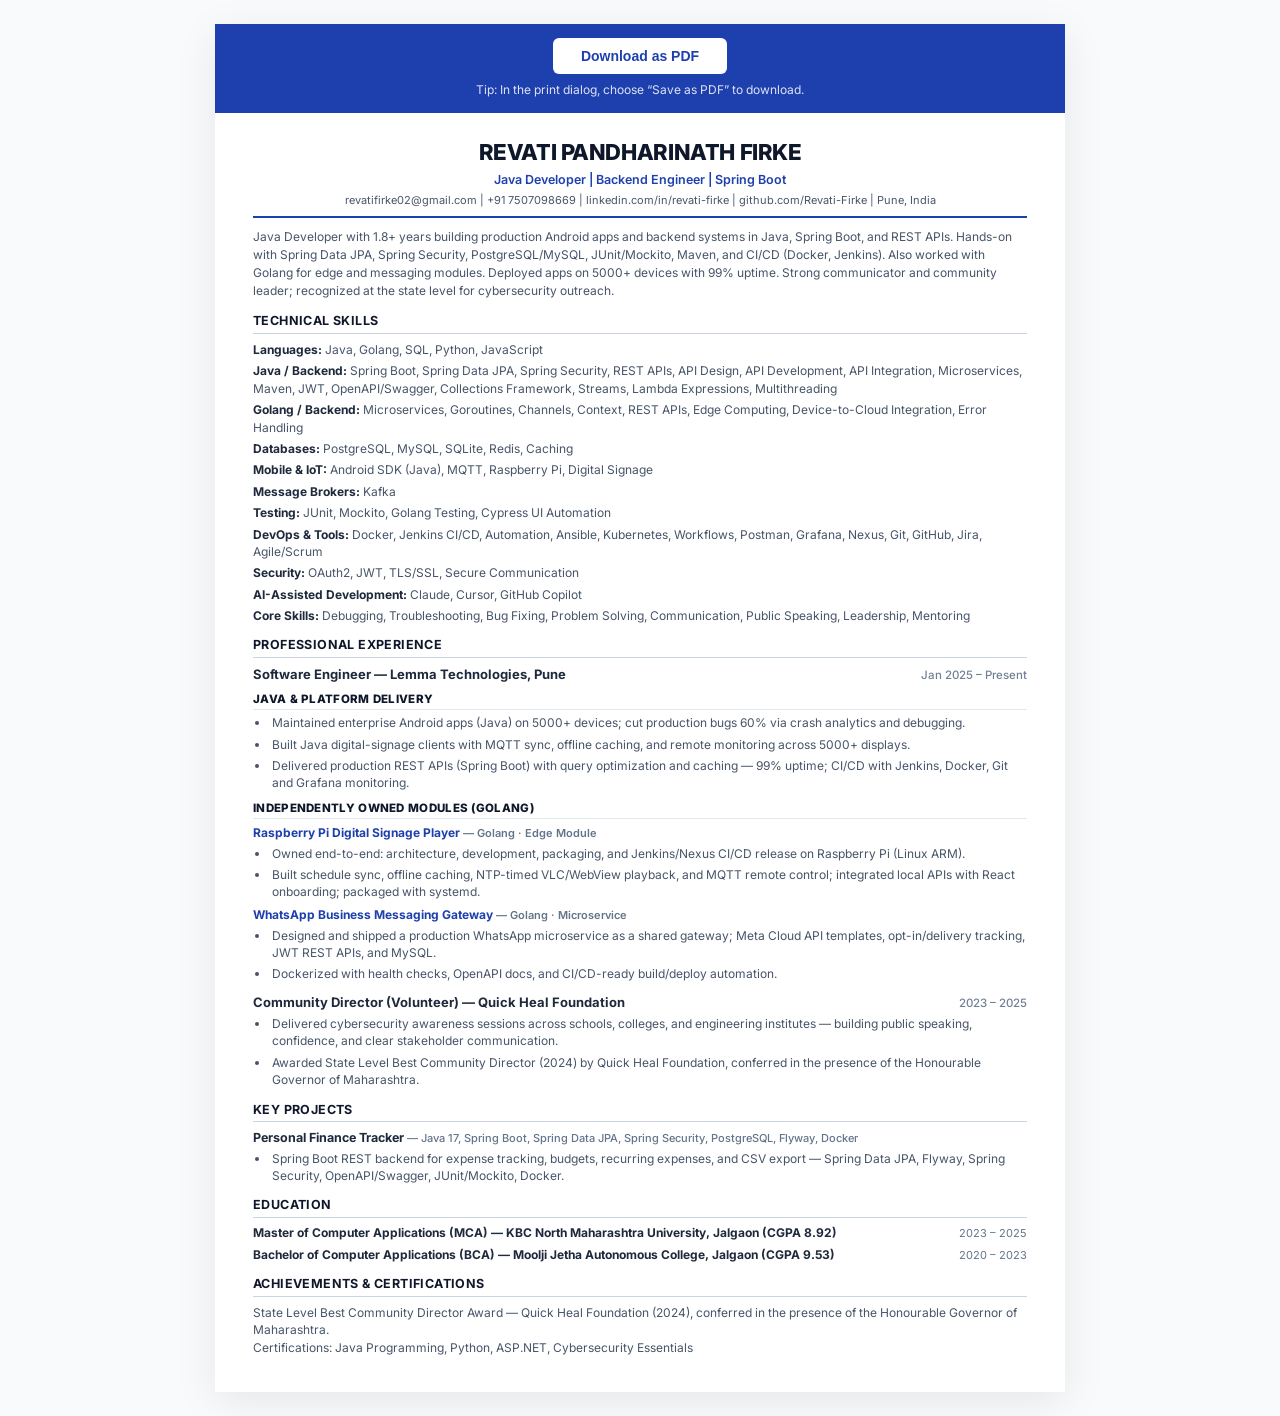
<file: java_resume.html>
<!doctype html>
<html lang="en">
  <head>
    <meta charset="UTF-8" />
    <meta name="viewport" content="width=device-width, initial-scale=1.0" />
    <title>Revati Firke - Java Developer Resume</title>
    <link
      href="https://fonts.googleapis.com/css2?family=Inter:wght@400;500;600;700;800&display=swap"
      rel="stylesheet"
    />
    <style>
      * {
        margin: 0;
        padding: 0;
        box-sizing: border-box;
      }
      body {
        font-family: "Inter", sans-serif;
        line-height: 1.4;
        color: #1e293b;
        background: #f8fafc;
        font-size: 12px;
      }
      .resume-container {
        max-width: 850px;
        margin: 24px auto;
        background: white;
        box-shadow: 0 10px 40px rgba(0, 0, 0, 0.08);
      }
      .no-print {
        text-align: center;
        padding: 14px;
        background: #1e40af;
      }
      .no-print button {
        padding: 10px 28px;
        background: white;
        color: #1e40af;
        border: none;
        border-radius: 6px;
        font-weight: 600;
        cursor: pointer;
        font-size: 14px;
      }
      .resume-content {
        padding: 24px 38px;
      }
      .header {
        text-align: center;
        margin-bottom: 10px;
        padding-bottom: 8px;
        border-bottom: 2px solid #1e40af;
      }
      .header h1 {
        font-size: 22px;
        font-weight: 800;
        color: #0f172a;
        letter-spacing: -0.4px;
      }
      .header .title {
        font-size: 12.5px;
        color: #1e40af;
        font-weight: 600;
        margin: 3px 0 5px;
      }
      .contact-info {
        font-size: 11px;
        color: #4a5568;
      }
      .contact-info a {
        color: #475569;
        text-decoration: none;
      }
      .section {
        margin-bottom: 12px;
      }
      .summary p {
        color: #475569;
        font-size: 12px;
        line-height: 1.5;
      }
      .section-title {
        font-size: 12.5px;
        font-weight: 700;
        color: #0f172a;
        margin-bottom: 7px;
        padding-bottom: 3px;
        border-bottom: 1.5px solid #cbd5e1;
        text-transform: uppercase;
        letter-spacing: 0.4px;
      }
      .job-header {
        display: flex;
        justify-content: space-between;
        align-items: baseline;
        flex-wrap: wrap;
        margin-bottom: 4px;
      }
      .job-title {
        font-size: 13px;
        font-weight: 700;
        color: #1e293b;
      }
      .job-date {
        font-size: 11.5px;
        color: #718096;
        font-weight: 500;
      }
      .exp-sub {
        margin-top: 8px;
      }
      .exp-sub-title {
        font-size: 11.5px;
        font-weight: 800;
        color: #0f172a;
        text-transform: uppercase;
        letter-spacing: 0.3px;
        margin-bottom: 4px;
        border-bottom: 1px solid #e2e8f0;
        padding-bottom: 2px;
      }
      .exp-module-name {
        font-size: 12px;
        font-weight: 700;
        color: #1e40af;
        margin: 6px 0 2px;
      }
      .exp-module-name span {
        font-weight: 600;
        color: #64748b;
        font-size: 11px;
      }
      ul {
        list-style: disc;
        margin-left: 17px;
        margin-top: 3px;
      }
      li {
        margin-bottom: 4px;
        color: #475569;
        font-size: 12px;
        line-height: 1.45;
        padding-left: 2px;
      }
      .skill-row {
        font-size: 12px;
        color: #475569;
        margin-bottom: 4px;
        line-height: 1.45;
      }
      .skill-row strong {
        color: #1e293b;
        font-weight: 700;
      }
      .edu-item {
        margin-bottom: 5px;
      }
      .edu-head {
        display: flex;
        justify-content: space-between;
        align-items: baseline;
        flex-wrap: wrap;
      }
      .degree {
        font-size: 12px;
        font-weight: 700;
        color: #1e293b;
      }
      .edu-date {
        font-size: 11px;
        color: #64748b;
      }
      .project {
        margin-bottom: 9px;
      }
      .project.featured {
        margin-bottom: 9px;
      }
      .project-badge {
        display: none;
      }
      .project-title {
        font-size: 12.5px;
        font-weight: 700;
        color: #1e293b;
      }
      .project-title span {
        font-weight: 500;
        color: #64748b;
        font-size: 11px;
      }
      .project-desc {
        font-size: 12px;
        color: #475569;
        line-height: 1.45;
        margin-top: 2px;
      }
      .project.featured ul {
        margin-top: 4px;
        margin-bottom: 0;
      }
      .project.featured li {
        margin-bottom: 3px;
      }
      .matrix-table {
        width: 100%;
        border-collapse: collapse;
        margin-top: 5px;
        font-size: 11px;
      }
      .matrix-table th,
      .matrix-table td {
        padding: 5px 8px;
        text-align: left;
        border: 1px solid #e2e8f0;
      }
      .matrix-table th {
        background: #f1f5f9;
        font-weight: 700;
        color: #0f172a;
      }
      .matrix-table td {
        color: #475569;
      }
      .keywords {
        font-size: 11px;
        color: #64748b;
        line-height: 1.5;
        margin-top: 5px;
      }
      @media print {
        @page {
          size: A4;
          margin: 0.4in 0.5in;
        }
        body {
          margin: 0;
          padding: 0;
          background: white;
          font-size: 11px;
        }
        .resume-container {
          margin: 0;
          box-shadow: none;
          max-width: 100%;
        }
        .resume-content {
          padding: 0;
        }
        .no-print {
          display: none;
        }
        .section {
          margin-bottom: 10px;
        }
        a {
          color: #2d3748;
          text-decoration: none;
        }
        .job-date {
          display: none;
        }
        .edu-date {
          display: none;
        }
      }
    </style>
  </head>
  <body>
    <div class="resume-container">
      <div class="no-print">
        <button onclick="window.print()">Download as PDF</button>
        <p
          style="
            color: rgba(255, 255, 255, 0.85);
            font-size: 12px;
            margin-top: 8px;
            font-family: Inter, sans-serif;
          "
        >
          Tip: In the print dialog, choose &ldquo;Save as PDF&rdquo; to
          download.
        </p>
      </div>

      <div class="resume-content">
        <div class="header">
          <h1>REVATI PANDHARINATH FIRKE</h1>
          <div class="title">
            Java Developer | Backend Engineer | Spring Boot
          </div>
          <div class="contact-info">
            revatifirke02@gmail.com | +91 7507098669 |
            <a href="https://linkedin.com/in/revati-firke-95b73b232"
              >linkedin.com/in/revati-firke</a
            >
            |
            <a href="https://github.com/Revati-Firke"
              >github.com/Revati-Firke</a
            >
            | Pune, India
          </div>
        </div>

        <div class="section summary">
          <p>
            Java Developer with 1.8+ years building production Android apps and
            backend systems in Java, Spring Boot, and REST APIs. Hands-on with
            Spring Data JPA, Spring Security, PostgreSQL/MySQL, JUnit/Mockito,
            Maven, and CI/CD (Docker, Jenkins). Also worked with Golang for edge
            and messaging modules. Deployed apps on 5000+ devices with 99%
            uptime. Strong communicator and community leader; recognized at the
            state level for cybersecurity outreach.
          </p>
        </div>

        <div class="section">
          <h2 class="section-title">Technical Skills</h2>
          <div class="skill-row">
            <strong>Languages:</strong> Java, Golang, SQL, Python, JavaScript
          </div>
          <div class="skill-row">
            <strong>Java / Backend:</strong> Spring Boot, Spring Data JPA,
            Spring Security, REST APIs, API Design, API Development, API
            Integration, Microservices, Maven, JWT, OpenAPI/Swagger, Collections
            Framework, Streams, Lambda Expressions, Multithreading
          </div>
          <div class="skill-row">
            <strong>Golang / Backend:</strong> Microservices, Goroutines,
            Channels, Context, REST APIs, Edge Computing, Device-to-Cloud
            Integration, Error Handling
          </div>
          <div class="skill-row">
            <strong>Databases:</strong> PostgreSQL, MySQL, SQLite, Redis,
            Caching
          </div>
          <div class="skill-row">
            <strong>Mobile & IoT:</strong> Android SDK (Java), MQTT, Raspberry
            Pi, Digital Signage
          </div>
          <div class="skill-row">
            <strong>Message Brokers:</strong> Kafka
          </div>
          <div class="skill-row">
            <strong>Testing:</strong> JUnit, Mockito, Golang Testing, Cypress UI
            Automation
          </div>
          <div class="skill-row">
            <strong>DevOps & Tools:</strong> Docker, Jenkins CI/CD, Automation,
            Ansible, Kubernetes, Workflows, Postman, Grafana, Nexus, Git,
            GitHub, Jira, Agile/Scrum
          </div>
          <div class="skill-row">
            <strong>Security:</strong> OAuth2, JWT, TLS/SSL, Secure Communication
          </div>
          <div class="skill-row">
            <strong>AI-Assisted Development:</strong> Claude, Cursor, GitHub
            Copilot
          </div>
          <div class="skill-row">
            <strong>Core Skills:</strong> Debugging, Troubleshooting, Bug
            Fixing, Problem Solving, Communication, Public Speaking, Leadership,
            Mentoring
          </div>
        </div>

        <div class="section">
          <h2 class="section-title">Professional Experience</h2>

          <div class="job-header">
            <div class="job-title">
              Software Engineer — Lemma Technologies, Pune
            </div>
            <div class="job-date">Jan 2025 – Present</div>
          </div>

          <div class="exp-sub">
            <div class="exp-sub-title">Java &amp; Platform Delivery</div>
            <ul>
              <li>
                Maintained enterprise Android apps (Java) on 5000+ devices; cut
                production bugs 60% via crash analytics and debugging.
              </li>
              <li>
                Built Java digital-signage clients with MQTT sync, offline
                caching, and remote monitoring across 5000+ displays.
              </li>
              <li>
                Delivered production REST APIs (Spring Boot) with query
                optimization and caching — 99% uptime; CI/CD with Jenkins,
                Docker, Git and Grafana monitoring.
              </li>
            </ul>
          </div>

          <div class="exp-sub">
            <div class="exp-sub-title">
              Independently Owned Modules (Golang)
            </div>
            <div class="exp-module-name">
              Raspberry Pi Digital Signage Player
              <span>— Golang · Edge Module</span>
            </div>
            <ul>
              <li>
                Owned end-to-end: architecture, development, packaging, and
                Jenkins/Nexus CI/CD release on Raspberry Pi (Linux ARM).
              </li>
              <li>
                Built schedule sync, offline caching, NTP-timed VLC/WebView
                playback, and MQTT remote control; integrated local APIs with
                React onboarding; packaged with systemd.
              </li>
            </ul>
            <div class="exp-module-name">
              WhatsApp Business Messaging Gateway
              <span>— Golang · Microservice</span>
            </div>
            <ul>
              <li>
                Designed and shipped a production WhatsApp microservice as a
                shared gateway; Meta Cloud API templates, opt-in/delivery
                tracking, JWT REST APIs, and MySQL.
              </li>
              <li>
                Dockerized with health checks, OpenAPI docs, and CI/CD-ready
                build/deploy automation.
              </li>
            </ul>
          </div>

          <div class="job-header" style="margin-top: 10px">
            <div class="job-title">
              Community Director (Volunteer) — Quick Heal Foundation
            </div>
            <div class="job-date">2023 – 2025</div>
          </div>
          <ul>
            <li>
              Delivered cybersecurity awareness sessions across schools,
              colleges, and engineering institutes — building public speaking,
              confidence, and clear stakeholder communication.
            </li>
            <li>
              Awarded State Level Best Community Director (2024) by Quick Heal
              Foundation, conferred in the presence of the Honourable Governor
              of Maharashtra.
            </li>
          </ul>
        </div>

        <div class="section">
          <h2 class="section-title">Key Projects</h2>

          <div class="project">
            <div class="project-title">
              Personal Finance Tracker
              <span
                >— Java 17, Spring Boot, Spring Data JPA, Spring Security,
                PostgreSQL, Flyway, Docker</span
              >
            </div>
            <ul>
              <li>
                Spring Boot REST backend for expense tracking, budgets,
                recurring expenses, and CSV export — Spring Data JPA, Flyway,
                Spring Security, OpenAPI/Swagger, JUnit/Mockito, Docker.
              </li>
            </ul>
          </div>
        </div>

        <div class="section">
          <h2 class="section-title">Education</h2>
          <div class="edu-item">
            <div class="edu-head">
              <div class="degree">
                Master of Computer Applications (MCA) — KBC North Maharashtra
                University, Jalgaon (CGPA 8.92)
              </div>
              <div class="edu-date">2023 – 2025</div>
            </div>
          </div>
          <div class="edu-item">
            <div class="edu-head">
              <div class="degree">
                Bachelor of Computer Applications (BCA) — Moolji Jetha
                Autonomous College, Jalgaon (CGPA 9.53)
              </div>
              <div class="edu-date">2020 – 2023</div>
            </div>
          </div>
        </div>

        <div class="section">
          <h2 class="section-title">Achievements & Certifications</h2>
          <div class="skill-row">
            State Level Best Community Director Award — Quick Heal Foundation
            (2024), conferred in the presence of the Honourable Governor of
            Maharashtra.<br />
            Certifications: Java Programming, Python, ASP.NET, Cybersecurity
            Essentials
          </div>
        </div>
      </div>
    </div>
  </body>
</html>
</file>
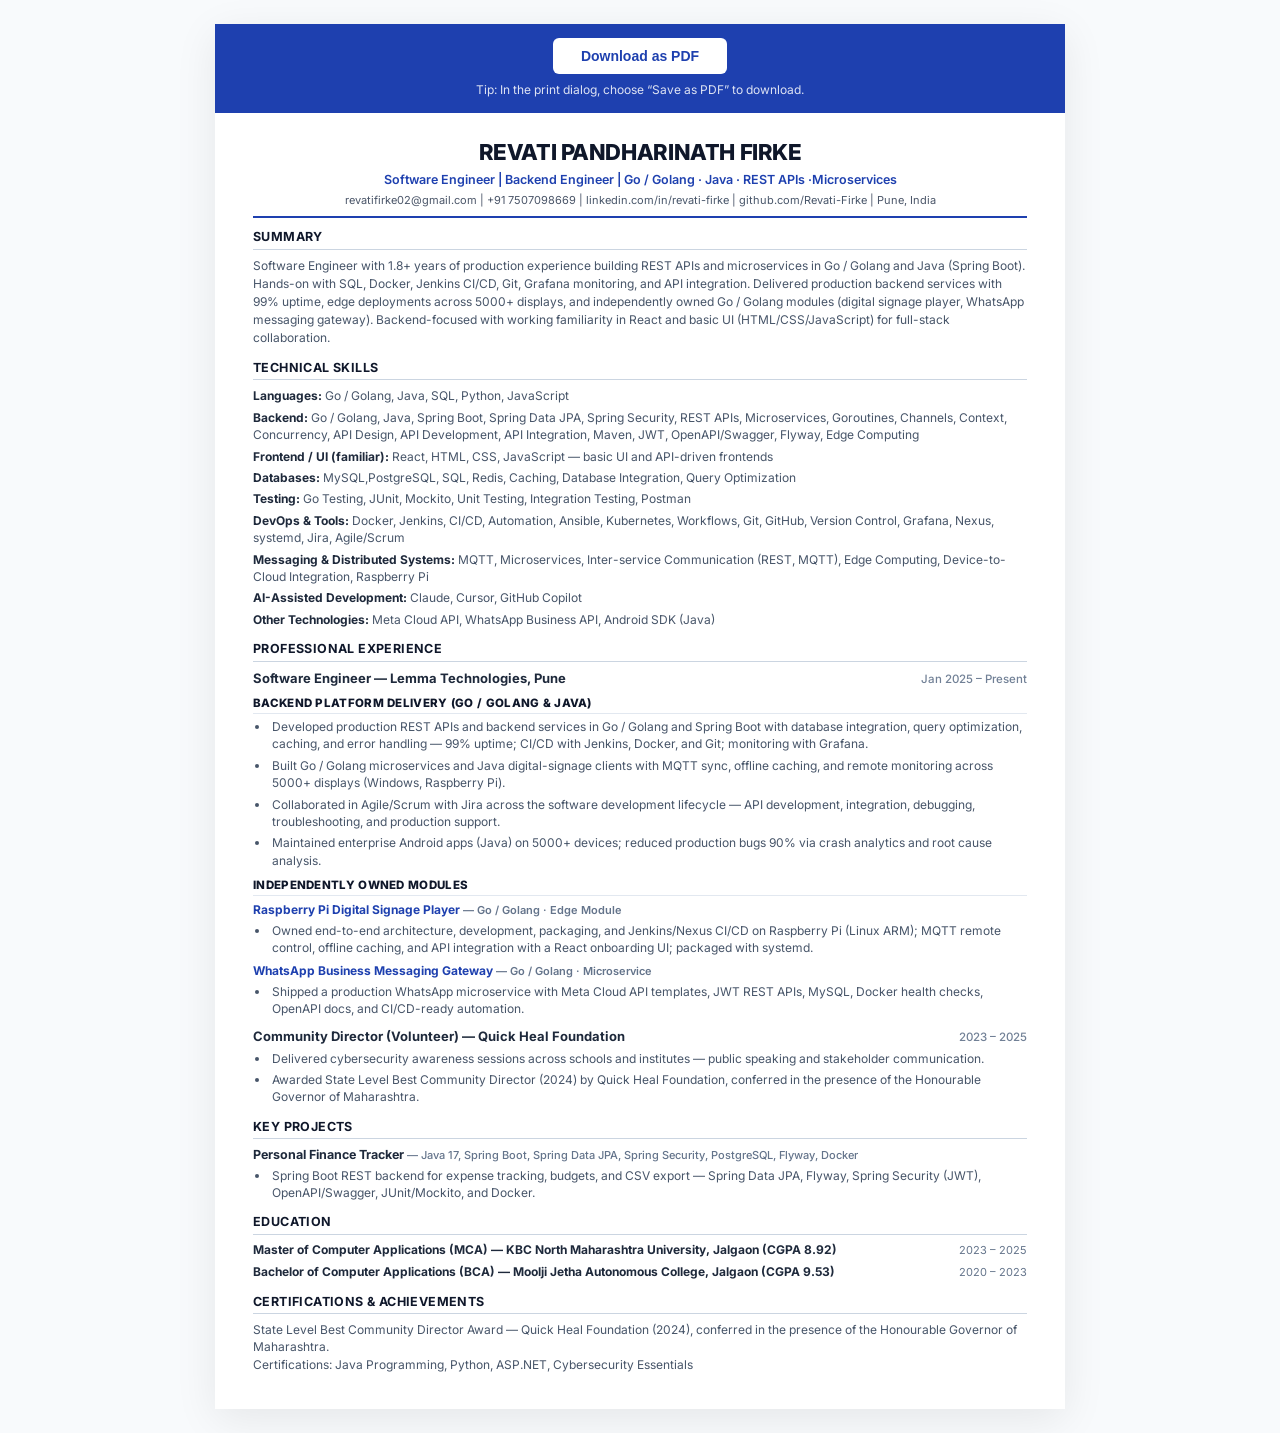
<file: resume-backend.html>
<!doctype html>
<html lang="en">
  <head>
    <meta charset="UTF-8" />
    <meta name="viewport" content="width=device-width, initial-scale=1.0" />
    <title>Revati Firke - Backend Software Engineer Resume</title>
    <link
      href="https://fonts.googleapis.com/css2?family=Inter:wght@400;500;600;700;800&display=swap"
      rel="stylesheet"
    />
    <style>
      * {
        margin: 0;
        padding: 0;
        box-sizing: border-box;
      }
      body {
        font-family: "Inter", sans-serif;
        line-height: 1.4;
        color: #1e293b;
        background: #f8fafc;
        font-size: 12px;
      }
      .resume-container {
        max-width: 850px;
        margin: 24px auto;
        background: white;
        box-shadow: 0 10px 40px rgba(0, 0, 0, 0.08);
      }
      .no-print {
        text-align: center;
        padding: 14px;
        background: #1e40af;
      }
      .no-print button {
        padding: 10px 28px;
        background: white;
        color: #1e40af;
        border: none;
        border-radius: 6px;
        font-weight: 600;
        cursor: pointer;
        font-size: 14px;
      }
      .resume-content {
        padding: 24px 38px;
      }
      .header {
        text-align: center;
        margin-bottom: 10px;
        padding-bottom: 8px;
        border-bottom: 2px solid #1e40af;
      }
      .header h1 {
        font-size: 22px;
        font-weight: 800;
        color: #0f172a;
        letter-spacing: -0.4px;
      }
      .header .title {
        font-size: 12.5px;
        color: #1e40af;
        font-weight: 600;
        margin: 3px 0 5px;
      }
      .contact-info {
        font-size: 11px;
        color: #4a5568;
      }
      .contact-info a {
        color: #475569;
        text-decoration: none;
      }
      .section {
        margin-bottom: 12px;
      }
      .summary p {
        color: #475569;
        font-size: 12px;
        line-height: 1.5;
      }
      .section-title {
        font-size: 12.5px;
        font-weight: 700;
        color: #0f172a;
        margin-bottom: 7px;
        padding-bottom: 3px;
        border-bottom: 1.5px solid #cbd5e1;
        text-transform: uppercase;
        letter-spacing: 0.4px;
      }
      .job-header {
        display: flex;
        justify-content: space-between;
        align-items: baseline;
        flex-wrap: wrap;
        margin-bottom: 4px;
      }
      .job-title {
        font-size: 13px;
        font-weight: 700;
        color: #1e293b;
      }
      .job-date {
        font-size: 11.5px;
        color: #718096;
        font-weight: 500;
      }
      .exp-sub {
        margin-top: 8px;
      }
      .exp-sub-title {
        font-size: 11.5px;
        font-weight: 800;
        color: #0f172a;
        text-transform: uppercase;
        letter-spacing: 0.3px;
        margin-bottom: 4px;
        border-bottom: 1px solid #e2e8f0;
        padding-bottom: 2px;
      }
      .exp-module-name {
        font-size: 12px;
        font-weight: 700;
        color: #1e40af;
        margin: 6px 0 2px;
      }
      .exp-module-name span {
        font-weight: 600;
        color: #64748b;
        font-size: 11px;
      }
      ul {
        list-style: disc;
        margin-left: 17px;
        margin-top: 3px;
      }
      li {
        margin-bottom: 4px;
        color: #475569;
        font-size: 12px;
        line-height: 1.45;
        padding-left: 2px;
      }
      .skill-row {
        font-size: 12px;
        color: #475569;
        margin-bottom: 4px;
        line-height: 1.45;
      }
      .skill-row strong {
        color: #1e293b;
        font-weight: 700;
      }
      .edu-item {
        margin-bottom: 5px;
      }
      .edu-head {
        display: flex;
        justify-content: space-between;
        align-items: baseline;
        flex-wrap: wrap;
      }
      .degree {
        font-size: 12px;
        font-weight: 700;
        color: #1e293b;
      }
      .edu-date {
        font-size: 11px;
        color: #64748b;
      }
      .project {
        margin-bottom: 9px;
      }
      .project.featured {
        margin-bottom: 9px;
      }
      .project-badge {
        display: none;
      }
      .project-title {
        font-size: 12.5px;
        font-weight: 700;
        color: #1e293b;
      }
      .project-title span {
        font-weight: 500;
        color: #64748b;
        font-size: 11px;
      }
      .project.featured ul {
        margin-top: 4px;
        margin-bottom: 0;
      }
      .project.featured li {
        margin-bottom: 3px;
      }
      .page-break {
        page-break-before: always;
        break-before: page;
      }
      @media print {
        @page {
          size: A4;
          margin: 0.4in 0.5in;
        }
        body {
          margin: 0;
          padding: 0;
          background: white;
          font-size: 11px;
        }
        .resume-container {
          margin: 0;
          box-shadow: none;
          max-width: 100%;
        }
        .resume-content {
          padding: 0;
        }
        .no-print {
          display: none;
        }
        .section {
          margin-bottom: 10px;
        }
        a {
          color: #2d3748;
          text-decoration: none;
        }
        .job-date {
          display: none;
        }
        .edu-date {
          display: none;
        }
      }
    </style>
  </head>
  <body>
    <div class="resume-container">
      <div class="no-print">
        <button onclick="window.print()">Download as PDF</button>
        <p
          style="
            color: rgba(255, 255, 255, 0.85);
            font-size: 12px;
            margin-top: 8px;
            font-family: Inter, sans-serif;
          "
        >
          Tip: In the print dialog, choose &ldquo;Save as PDF&rdquo; to
          download.
        </p>
      </div>

      <div class="resume-content">
        <div class="header">
          <h1>REVATI PANDHARINATH FIRKE</h1>
          <div class="title">
            Software Engineer | Backend Engineer | Go / Golang · Java · REST
            APIs ·Microservices
          </div>
          <div class="contact-info">
            revatifirke02@gmail.com | +91 7507098669 |
            <a href="https://linkedin.com/in/revati-firke-95b73b232"
              >linkedin.com/in/revati-firke</a
            >
            |
            <a href="https://github.com/Revati-Firke"
              >github.com/Revati-Firke</a
            >
            | Pune, India
          </div>
        </div>

        <div class="section summary">
          <h2 class="section-title">Summary</h2>
          <p>
            Software Engineer with 1.8+ years of production experience building
            REST APIs and microservices in Go / Golang and Java (Spring Boot).
            Hands-on with SQL, Docker, Jenkins CI/CD, Git, Grafana monitoring,
            and API integration. Delivered production backend services with 99%
            uptime, edge deployments across 5000+ displays, and independently
            owned Go / Golang modules (digital signage player, WhatsApp messaging
            gateway). Backend-focused with working familiarity in React and
            basic UI (HTML/CSS/JavaScript) for full-stack collaboration.
          </p>
        </div>

        <div class="section">
          <h2 class="section-title">Technical Skills</h2>
          <div class="skill-row">
            <strong>Languages:</strong> Go / Golang, Java, SQL, Python,
            JavaScript
          </div>
          <div class="skill-row">
            <strong>Backend:</strong> Go / Golang, Java, Spring Boot, Spring
            Data JPA, Spring Security, REST APIs, Microservices, Goroutines,
            Channels, Context, Concurrency, API Design, API Development, API
            Integration, Maven, JWT, OpenAPI/Swagger, Flyway, Edge Computing
          </div>
          <div class="skill-row">
            <strong>Frontend / UI (familiar):</strong> React, HTML, CSS,
            JavaScript — basic UI and API-driven frontends
          </div>
          <div class="skill-row">
            <strong>Databases:</strong> MySQL,PostgreSQL, SQL, Redis,
            Caching, Database Integration, Query Optimization
          </div>
          <div class="skill-row">
            <strong>Testing:</strong> Go Testing, JUnit, Mockito, Unit Testing,
            Integration Testing, Postman
          </div>
          <div class="skill-row">
            <strong>DevOps &amp; Tools:</strong> Docker, Jenkins, CI/CD,
            Automation, Ansible, Kubernetes, Workflows, Git, GitHub, Version
            Control, Grafana, Nexus, systemd, Jira, Agile/Scrum
          </div>
          <div class="skill-row">
            <strong>Messaging &amp; Distributed Systems:</strong> MQTT,
            Microservices, Inter-service Communication (REST, MQTT), Edge
            Computing, Device-to-Cloud Integration, Raspberry Pi
          </div>
          <div class="skill-row">
            <strong>AI-Assisted Development:</strong> Claude, Cursor, GitHub
            Copilot
          </div>
          <div class="skill-row">
            <strong>Other Technologies:</strong> Meta Cloud API, WhatsApp
            Business API, Android SDK (Java)
          </div>
        </div>

        <div class="section">
          <h2 class="section-title">Professional Experience</h2>

          <div class="job-header">
            <div class="job-title">
              Software Engineer — Lemma Technologies, Pune
            </div>
            <div class="job-date">Jan 2025 – Present</div>
          </div>

          <div class="exp-sub">
            <div class="exp-sub-title">
              Backend Platform Delivery (Go / Golang &amp; Java)
            </div>
            <ul>
              <li>
                Developed production REST APIs and backend services in Go /
                Golang and Spring Boot with database integration, query
                optimization, caching, and error handling — 99% uptime; CI/CD
                with Jenkins, Docker, and Git; monitoring with Grafana.
              </li>
              <li>
                Built Go / Golang microservices and Java digital-signage clients
                with MQTT sync, offline caching, and remote monitoring across
                5000+ displays (Windows, Raspberry Pi).
              </li>
              <li>
                Collaborated in Agile/Scrum with Jira across the software
                development lifecycle — API development, integration, debugging,
                troubleshooting, and production support.
              </li>
              <li>
                Maintained enterprise Android apps (Java) on 5000+ devices;
                reduced production bugs 90% via crash analytics and root cause
                analysis.
              </li>
            </ul>
          </div>

          <div class="exp-sub">
            <div class="exp-sub-title">Independently Owned Modules</div>
            <div class="exp-module-name">
              Raspberry Pi Digital Signage Player
              <span>— Go / Golang · Edge Module</span>
            </div>
            <ul>
              <li>
                Owned end-to-end architecture, development, packaging, and
                Jenkins/Nexus CI/CD on Raspberry Pi (Linux ARM); MQTT remote
                control, offline caching, and API integration with a React
                onboarding UI; packaged with systemd.
              </li>
            </ul>
            <div class="exp-module-name">
              WhatsApp Business Messaging Gateway
              <span>— Go / Golang · Microservice</span>
            </div>
            <ul>
              <li>
                Shipped a production WhatsApp microservice with Meta Cloud API
                templates, JWT REST APIs, MySQL, Docker health checks, OpenAPI
                docs, and CI/CD-ready automation.
              </li>
            </ul>
          </div>

          <div class="job-header" style="margin-top: 10px">
            <div class="job-title">
              Community Director (Volunteer) — Quick Heal Foundation
            </div>
            <div class="job-date">2023 – 2025</div>
          </div>
          <ul>
            <li>
              Delivered cybersecurity awareness sessions across schools and
              institutes — public speaking and stakeholder communication.
            </li>
            <li>
              Awarded State Level Best Community Director (2024) by Quick Heal
              Foundation, conferred in the presence of the Honourable Governor
              of Maharashtra.
            </li>
          </ul>
        </div>

        <div class="section page-break">
          <h2 class="section-title">Key Projects</h2>

          <div class="project">
            <div class="project-title">
              Personal Finance Tracker
              <span
                >— Java 17, Spring Boot, Spring Data JPA, Spring Security,
                PostgreSQL, Flyway, Docker</span
              >
            </div>
            <ul>
              <li>
                Spring Boot REST backend for expense tracking, budgets, and CSV
                export — Spring Data JPA, Flyway, Spring Security (JWT),
                OpenAPI/Swagger, JUnit/Mockito, and Docker.
              </li>
            </ul>
          </div>
        </div>

        <div class="section">
          <h2 class="section-title">Education</h2>
          <div class="edu-item">
            <div class="edu-head">
              <div class="degree">
                Master of Computer Applications (MCA) — KBC North Maharashtra
                University, Jalgaon (CGPA 8.92)
              </div>
              <div class="edu-date">2023 – 2025</div>
            </div>
          </div>
          <div class="edu-item">
            <div class="edu-head">
              <div class="degree">
                Bachelor of Computer Applications (BCA) — Moolji Jetha
                Autonomous College, Jalgaon (CGPA 9.53)
              </div>
              <div class="edu-date">2020 – 2023</div>
            </div>
          </div>
        </div>

        <div class="section">
          <h2 class="section-title">Certifications &amp; Achievements</h2>
          <div class="skill-row">
            State Level Best Community Director Award — Quick Heal Foundation
            (2024), conferred in the presence of the Honourable Governor of
            Maharashtra.<br />
            Certifications: Java Programming, Python, ASP.NET,
            Cybersecurity Essentials
          </div>
        </div>
      </div>
    </div>
  </body>
</html>
</file>
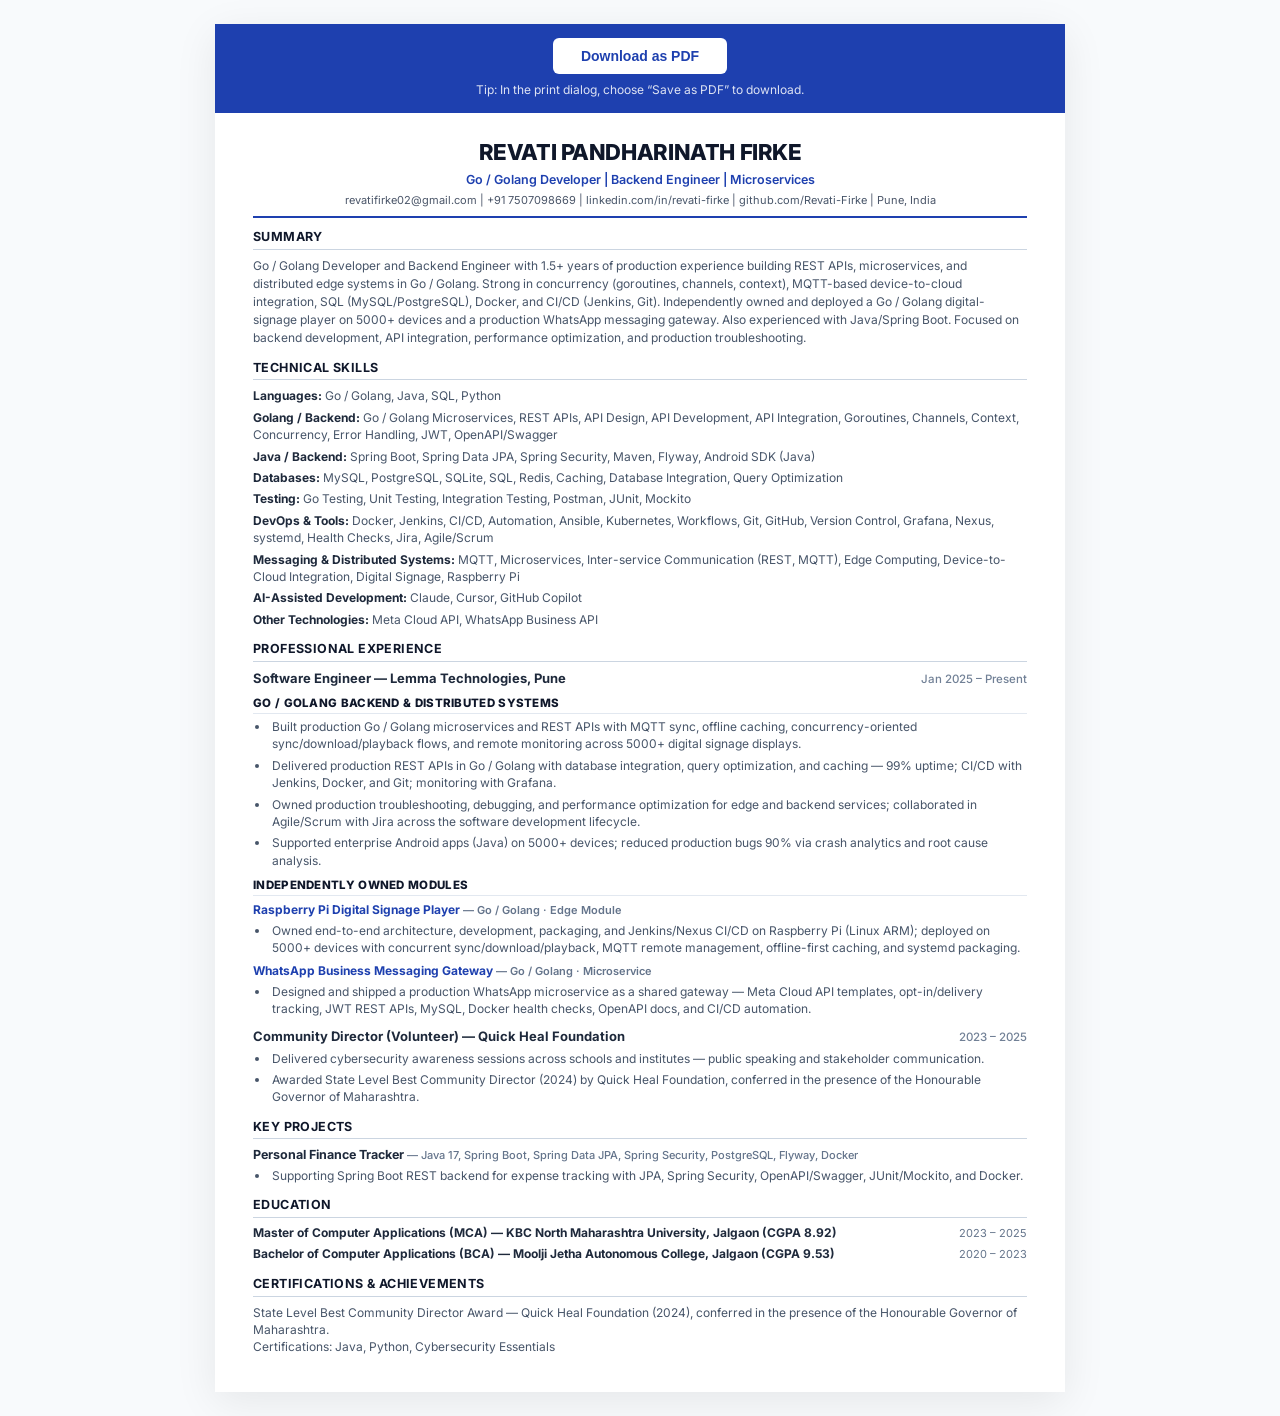
<file: resume-golang.html>
<!doctype html>
<html lang="en">
  <head>
    <meta charset="UTF-8" />
    <meta name="viewport" content="width=device-width, initial-scale=1.0" />
    <title>Revati Firke - Golang Developer Resume</title>
    <link
      href="https://fonts.googleapis.com/css2?family=Inter:wght@400;500;600;700;800&display=swap"
      rel="stylesheet"
    />
    <style>
      * {
        margin: 0;
        padding: 0;
        box-sizing: border-box;
      }
      body {
        font-family: "Inter", sans-serif;
        line-height: 1.4;
        color: #1e293b;
        background: #f8fafc;
        font-size: 12px;
      }
      .resume-container {
        max-width: 850px;
        margin: 24px auto;
        background: white;
        box-shadow: 0 10px 40px rgba(0, 0, 0, 0.08);
      }
      .no-print {
        text-align: center;
        padding: 14px;
        background: #1e40af;
      }
      .no-print button {
        padding: 10px 28px;
        background: white;
        color: #1e40af;
        border: none;
        border-radius: 6px;
        font-weight: 600;
        cursor: pointer;
        font-size: 14px;
      }
      .resume-content {
        padding: 24px 38px;
      }
      .header {
        text-align: center;
        margin-bottom: 10px;
        padding-bottom: 8px;
        border-bottom: 2px solid #1e40af;
      }
      .header h1 {
        font-size: 22px;
        font-weight: 800;
        color: #0f172a;
        letter-spacing: -0.4px;
      }
      .header .title {
        font-size: 12.5px;
        color: #1e40af;
        font-weight: 600;
        margin: 3px 0 5px;
      }
      .contact-info {
        font-size: 11px;
        color: #4a5568;
      }
      .contact-info a {
        color: #475569;
        text-decoration: none;
      }
      .section {
        margin-bottom: 12px;
      }
      .summary p {
        color: #475569;
        font-size: 12px;
        line-height: 1.5;
      }
      .section-title {
        font-size: 12.5px;
        font-weight: 700;
        color: #0f172a;
        margin-bottom: 7px;
        padding-bottom: 3px;
        border-bottom: 1.5px solid #cbd5e1;
        text-transform: uppercase;
        letter-spacing: 0.4px;
      }
      .job-header {
        display: flex;
        justify-content: space-between;
        align-items: baseline;
        flex-wrap: wrap;
        margin-bottom: 4px;
      }
      .job-title {
        font-size: 13px;
        font-weight: 700;
        color: #1e293b;
      }
      .job-date {
        font-size: 11.5px;
        color: #718096;
        font-weight: 500;
      }
      .exp-sub {
        margin-top: 8px;
      }
      .exp-sub-title {
        font-size: 11.5px;
        font-weight: 800;
        color: #0f172a;
        text-transform: uppercase;
        letter-spacing: 0.3px;
        margin-bottom: 4px;
        border-bottom: 1px solid #e2e8f0;
        padding-bottom: 2px;
      }
      .exp-module-name {
        font-size: 12px;
        font-weight: 700;
        color: #1e40af;
        margin: 6px 0 2px;
      }
      .exp-module-name span {
        font-weight: 600;
        color: #64748b;
        font-size: 11px;
      }
      ul {
        list-style: disc;
        margin-left: 17px;
        margin-top: 3px;
      }
      li {
        margin-bottom: 4px;
        color: #475569;
        font-size: 12px;
        line-height: 1.45;
        padding-left: 2px;
      }
      .skill-row {
        font-size: 12px;
        color: #475569;
        margin-bottom: 4px;
        line-height: 1.45;
      }
      .skill-row strong {
        color: #1e293b;
        font-weight: 700;
      }
      .edu-item {
        margin-bottom: 5px;
      }
      .edu-head {
        display: flex;
        justify-content: space-between;
        align-items: baseline;
        flex-wrap: wrap;
      }
      .degree {
        font-size: 12px;
        font-weight: 700;
        color: #1e293b;
      }
      .edu-date {
        font-size: 11px;
        color: #64748b;
      }
      .project {
        margin-bottom: 9px;
      }
      .project.featured {
        margin-bottom: 9px;
      }
      .project-badge {
        display: none;
      }
      .project-title {
        font-size: 12.5px;
        font-weight: 700;
        color: #1e293b;
      }
      .project-title span {
        font-weight: 500;
        color: #64748b;
        font-size: 11px;
      }
      .project.featured ul {
        margin-top: 4px;
        margin-bottom: 0;
      }
      .project.featured li {
        margin-bottom: 3px;
      }
      @media print {
        @page {
          size: A4;
          margin: 0.4in 0.5in;
        }
        body {
          margin: 0;
          padding: 0;
          background: white;
          font-size: 11px;
        }
        .resume-container {
          margin: 0;
          box-shadow: none;
          max-width: 100%;
        }
        .resume-content {
          padding: 0;
        }
        .no-print {
          display: none;
        }
        .section {
          margin-bottom: 10px;
        }
        a {
          color: #2d3748;
          text-decoration: none;
        }
        .job-date {
          display: none;
        }
        .edu-date {
          display: none;
        }
      }
    </style>
  </head>
  <body>
    <div class="resume-container">
      <div class="no-print">
        <button onclick="window.print()">Download as PDF</button>
        <p
          style="
            color: rgba(255, 255, 255, 0.85);
            font-size: 12px;
            margin-top: 8px;
            font-family: Inter, sans-serif;
          "
        >
          Tip: In the print dialog, choose &ldquo;Save as PDF&rdquo; to
          download.
        </p>
      </div>

      <div class="resume-content">
        <div class="header">
          <h1>REVATI PANDHARINATH FIRKE</h1>
          <div class="title">
            Go / Golang Developer | Backend Engineer | Microservices
          </div>
          <div class="contact-info">
            revatifirke02@gmail.com | +91 7507098669 |
            <a href="https://linkedin.com/in/revati-firke-95b73b232"
              >linkedin.com/in/revati-firke</a
            >
            |
            <a href="https://github.com/Revati-Firke"
              >github.com/Revati-Firke</a
            >
            | Pune, India
          </div>
        </div>

        <div class="section summary">
          <h2 class="section-title">Summary</h2>
          <p>
            Go / Golang Developer and Backend Engineer with 1.5+ years of
            production experience building REST APIs, microservices, and
            distributed edge systems in Go / Golang. Strong in concurrency
            (goroutines, channels, context), MQTT-based device-to-cloud
            integration, SQL (MySQL/PostgreSQL), Docker, and CI/CD (Jenkins,
            Git). Independently owned and deployed a Go / Golang digital-signage
            player on 5000+ devices and a production WhatsApp messaging gateway.
            Also experienced with Java/Spring Boot. Focused on backend
            development, API integration, performance optimization, and
            production troubleshooting.
          </p>
        </div>

        <div class="section">
          <h2 class="section-title">Technical Skills</h2>
          <div class="skill-row">
            <strong>Languages:</strong> Go / Golang, Java, SQL, Python
          </div>
          <div class="skill-row">
            <strong>Golang / Backend:</strong> Go / Golang Microservices, REST
            APIs, API Design, API Development, API Integration, Goroutines,
            Channels, Context, Concurrency, Error Handling, JWT, OpenAPI/Swagger
          </div>
          <div class="skill-row">
            <strong>Java / Backend:</strong> Spring Boot, Spring Data JPA,
            Spring Security, Maven, Flyway, Android SDK (Java)
          </div>
          <div class="skill-row">
            <strong>Databases:</strong> MySQL, PostgreSQL, SQLite, SQL, Redis,
            Caching, Database Integration, Query Optimization
          </div>
          <div class="skill-row">
            <strong>Testing:</strong> Go Testing, Unit Testing, Integration
            Testing, Postman, JUnit, Mockito
          </div>
          <div class="skill-row">
            <strong>DevOps &amp; Tools:</strong> Docker, Jenkins, CI/CD,
            Automation, Ansible, Kubernetes, Workflows, Git, GitHub, Version
            Control, Grafana, Nexus, systemd, Health Checks, Jira, Agile/Scrum
          </div>
          <div class="skill-row">
            <strong>Messaging &amp; Distributed Systems:</strong> MQTT,
            Microservices, Inter-service Communication (REST, MQTT), Edge
            Computing, Device-to-Cloud Integration, Digital Signage, Raspberry
            Pi
          </div>
          <div class="skill-row">
            <strong>AI-Assisted Development:</strong> Claude, Cursor, GitHub
            Copilot
          </div>
          <div class="skill-row">
            <strong>Other Technologies:</strong> Meta Cloud API, WhatsApp
            Business API
          </div>
        </div>

        <div class="section">
          <h2 class="section-title">Professional Experience</h2>

          <div class="job-header">
            <div class="job-title">
              Software Engineer — Lemma Technologies, Pune
            </div>
            <div class="job-date">Jan 2025 – Present</div>
          </div>

          <div class="exp-sub">
            <div class="exp-sub-title">
              Go / Golang Backend &amp; Distributed Systems
            </div>
            <ul>
              <li>
                Built production Go / Golang microservices and REST APIs with
                MQTT sync, offline caching, concurrency-oriented
                sync/download/playback flows, and remote monitoring across 5000+
                digital signage displays.
              </li>
              <li>
                Delivered production REST APIs in Go / Golang with database
                integration, query optimization, and caching — 99% uptime; CI/CD
                with Jenkins, Docker, and Git; monitoring with Grafana.
              </li>
              <li>
                Owned production troubleshooting, debugging, and performance
                optimization for edge and backend services; collaborated in
                Agile/Scrum with Jira across the software development lifecycle.
              </li>
              <li>
                Supported enterprise Android apps (Java) on 5000+ devices;
                reduced production bugs 90% via crash analytics and root cause
                analysis.
              </li>
            </ul>
          </div>

          <div class="exp-sub">
            <div class="exp-sub-title">Independently Owned Modules</div>
            <div class="exp-module-name">
              Raspberry Pi Digital Signage Player
              <span>— Go / Golang · Edge Module</span>
            </div>
            <ul>
              <li>
                Owned end-to-end architecture, development, packaging, and
                Jenkins/Nexus CI/CD on Raspberry Pi (Linux ARM); deployed on
                5000+ devices with concurrent sync/download/playback, MQTT
                remote management, offline-first caching, and systemd packaging.
              </li>
            </ul>
            <div class="exp-module-name">
              WhatsApp Business Messaging Gateway
              <span>— Go / Golang · Microservice</span>
            </div>
            <ul>
              <li>
                Designed and shipped a production WhatsApp microservice as a
                shared gateway — Meta Cloud API templates, opt-in/delivery
                tracking, JWT REST APIs, MySQL, Docker health checks, OpenAPI
                docs, and CI/CD automation.
              </li>
            </ul>
          </div>

          <div class="job-header" style="margin-top: 10px">
            <div class="job-title">
              Community Director (Volunteer) — Quick Heal Foundation
            </div>
            <div class="job-date">2023 – 2025</div>
          </div>
          <ul>
            <li>
              Delivered cybersecurity awareness sessions across schools and
              institutes — public speaking and stakeholder communication.
            </li>
            <li>
              Awarded State Level Best Community Director (2024) by Quick Heal
              Foundation, conferred in the presence of the Honourable Governor
              of Maharashtra.
            </li>
          </ul>
        </div>

        <div class="section">
          <h2 class="section-title">Key Projects</h2>

          <div class="project">
            <div class="project-title">
              Personal Finance Tracker
              <span
                >— Java 17, Spring Boot, Spring Data JPA, Spring Security,
                PostgreSQL, Flyway, Docker</span
              >
            </div>
            <ul>
              <li>
                Supporting Spring Boot REST backend for expense tracking with
                JPA, Spring Security, OpenAPI/Swagger, JUnit/Mockito, and
                Docker.
              </li>
            </ul>
          </div>
        </div>

        <div class="section">
          <h2 class="section-title">Education</h2>
          <div class="edu-item">
            <div class="edu-head">
              <div class="degree">
                Master of Computer Applications (MCA) — KBC North Maharashtra
                University, Jalgaon (CGPA 8.92)
              </div>
              <div class="edu-date">2023 – 2025</div>
            </div>
          </div>
          <div class="edu-item">
            <div class="edu-head">
              <div class="degree">
                Bachelor of Computer Applications (BCA) — Moolji Jetha
                Autonomous College, Jalgaon (CGPA 9.53)
              </div>
              <div class="edu-date">2020 – 2023</div>
            </div>
          </div>
        </div>

        <div class="section">
          <h2 class="section-title">Certifications &amp; Achievements</h2>
          <div class="skill-row">
            State Level Best Community Director Award — Quick Heal Foundation
            (2024), conferred in the presence of the Honourable Governor of
            Maharashtra.<br />
            Certifications: Java, Python, Cybersecurity Essentials
          </div>
        </div>
      </div>
    </div>
  </body>
</html>
</file>
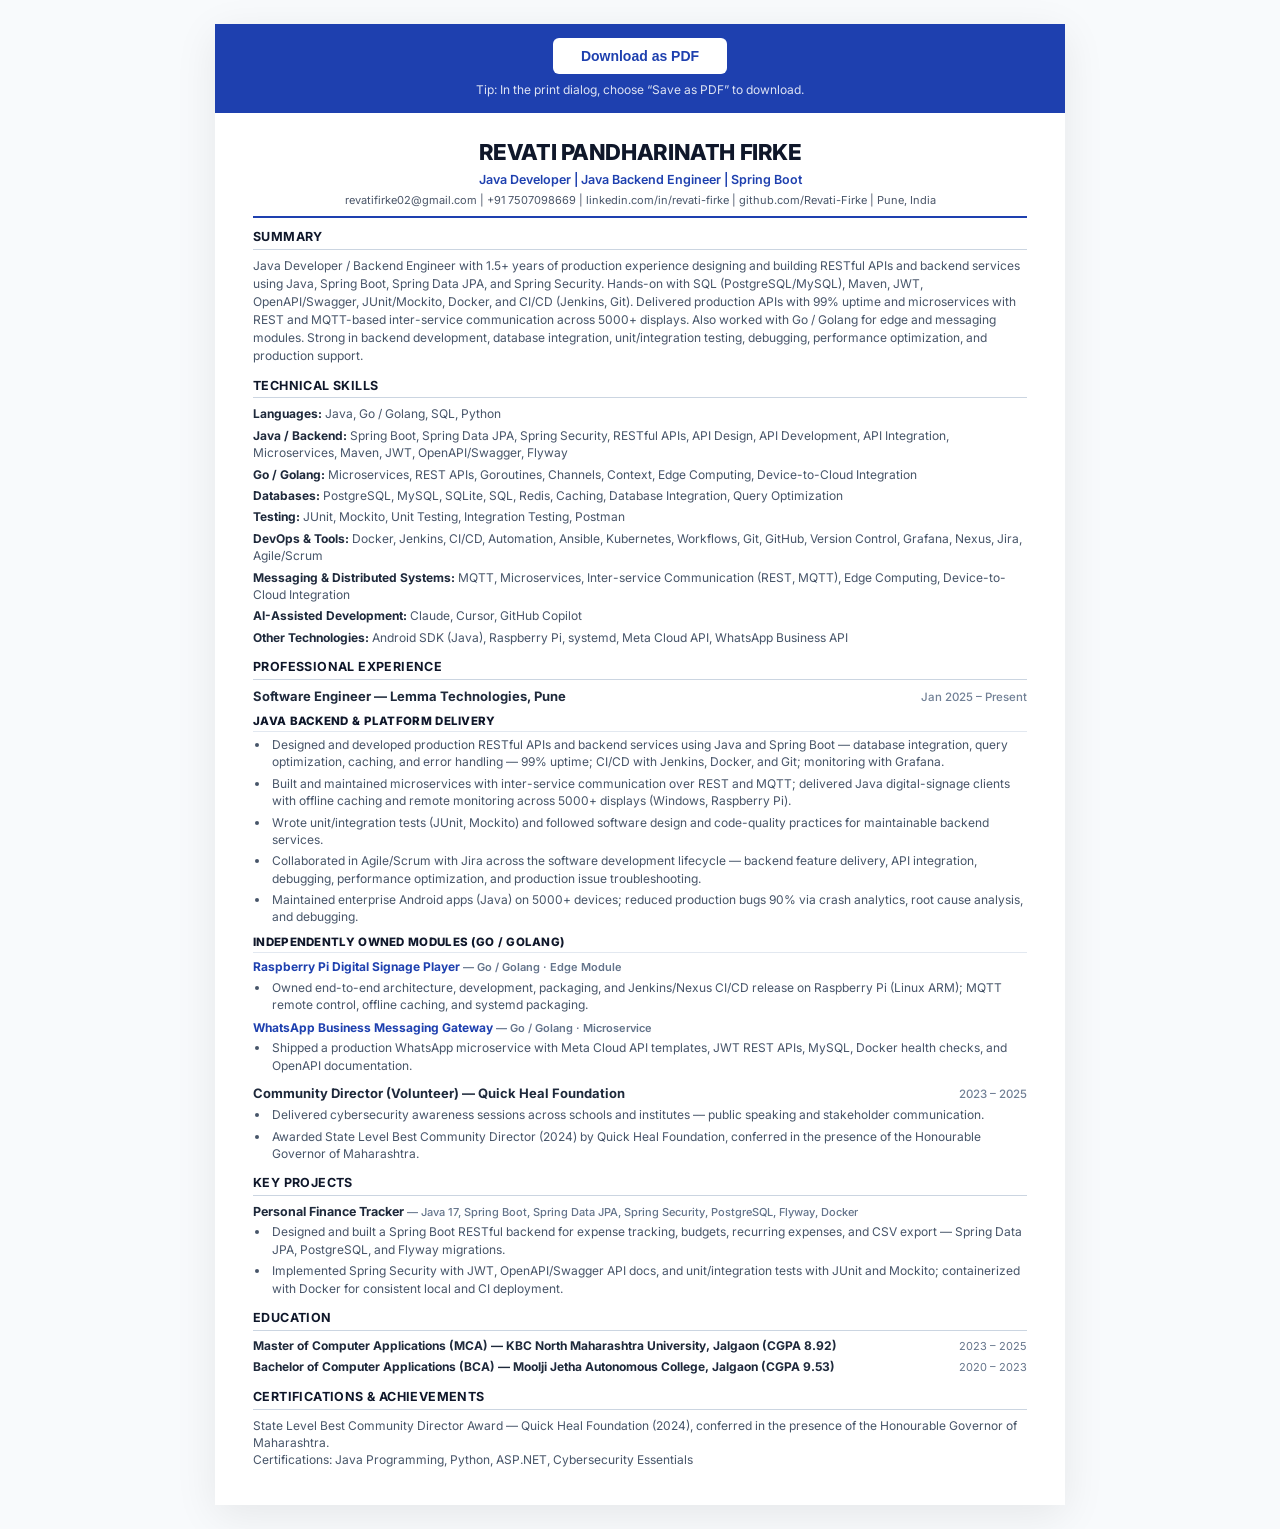
<file: resume-java.html>
<!doctype html>
<html lang="en">
  <head>
    <meta charset="UTF-8" />
    <meta name="viewport" content="width=device-width, initial-scale=1.0" />
    <title>Revati Firke - Java Developer Resume</title>
    <link
      href="https://fonts.googleapis.com/css2?family=Inter:wght@400;500;600;700;800&display=swap"
      rel="stylesheet"
    />
    <style>
      * {
        margin: 0;
        padding: 0;
        box-sizing: border-box;
      }
      body {
        font-family: "Inter", sans-serif;
        line-height: 1.4;
        color: #1e293b;
        background: #f8fafc;
        font-size: 12px;
      }
      .resume-container {
        max-width: 850px;
        margin: 24px auto;
        background: white;
        box-shadow: 0 10px 40px rgba(0, 0, 0, 0.08);
      }
      .no-print {
        text-align: center;
        padding: 14px;
        background: #1e40af;
      }
      .no-print button {
        padding: 10px 28px;
        background: white;
        color: #1e40af;
        border: none;
        border-radius: 6px;
        font-weight: 600;
        cursor: pointer;
        font-size: 14px;
      }
      .resume-content {
        padding: 24px 38px;
      }
      .header {
        text-align: center;
        margin-bottom: 10px;
        padding-bottom: 8px;
        border-bottom: 2px solid #1e40af;
      }
      .header h1 {
        font-size: 22px;
        font-weight: 800;
        color: #0f172a;
        letter-spacing: -0.4px;
      }
      .header .title {
        font-size: 12.5px;
        color: #1e40af;
        font-weight: 600;
        margin: 3px 0 5px;
      }
      .contact-info {
        font-size: 11px;
        color: #4a5568;
      }
      .contact-info a {
        color: #475569;
        text-decoration: none;
      }
      .section {
        margin-bottom: 12px;
      }
      .summary p {
        color: #475569;
        font-size: 12px;
        line-height: 1.5;
      }
      .section-title {
        font-size: 12.5px;
        font-weight: 700;
        color: #0f172a;
        margin-bottom: 7px;
        padding-bottom: 3px;
        border-bottom: 1.5px solid #cbd5e1;
        text-transform: uppercase;
        letter-spacing: 0.4px;
      }
      .job-header {
        display: flex;
        justify-content: space-between;
        align-items: baseline;
        flex-wrap: wrap;
        margin-bottom: 4px;
      }
      .job-title {
        font-size: 13px;
        font-weight: 700;
        color: #1e293b;
      }
      .job-date {
        font-size: 11.5px;
        color: #718096;
        font-weight: 500;
      }
      .exp-sub {
        margin-top: 8px;
      }
      .exp-sub-title {
        font-size: 11.5px;
        font-weight: 800;
        color: #0f172a;
        text-transform: uppercase;
        letter-spacing: 0.3px;
        margin-bottom: 4px;
        border-bottom: 1px solid #e2e8f0;
        padding-bottom: 2px;
      }
      .exp-module-name {
        font-size: 12px;
        font-weight: 700;
        color: #1e40af;
        margin: 6px 0 2px;
      }
      .exp-module-name span {
        font-weight: 600;
        color: #64748b;
        font-size: 11px;
      }
      ul {
        list-style: disc;
        margin-left: 17px;
        margin-top: 3px;
      }
      li {
        margin-bottom: 4px;
        color: #475569;
        font-size: 12px;
        line-height: 1.45;
        padding-left: 2px;
      }
      .skill-row {
        font-size: 12px;
        color: #475569;
        margin-bottom: 4px;
        line-height: 1.45;
      }
      .skill-row strong {
        color: #1e293b;
        font-weight: 700;
      }
      .edu-item {
        margin-bottom: 5px;
      }
      .edu-head {
        display: flex;
        justify-content: space-between;
        align-items: baseline;
        flex-wrap: wrap;
      }
      .degree {
        font-size: 12px;
        font-weight: 700;
        color: #1e293b;
      }
      .edu-date {
        font-size: 11px;
        color: #64748b;
      }
      .project {
        margin-bottom: 9px;
      }
      .project.featured {
        margin-bottom: 9px;
      }
      .project-badge {
        display: none;
      }
      .project-title {
        font-size: 12.5px;
        font-weight: 700;
        color: #1e293b;
      }
      .project-title span {
        font-weight: 500;
        color: #64748b;
        font-size: 11px;
      }
      .project.featured ul {
        margin-top: 4px;
        margin-bottom: 0;
      }
      .project.featured li {
        margin-bottom: 3px;
      }
      @media print {
        @page {
          size: A4;
          margin: 0.4in 0.5in;
        }
        body {
          margin: 0;
          padding: 0;
          background: white;
          font-size: 11px;
        }
        .resume-container {
          margin: 0;
          box-shadow: none;
          max-width: 100%;
        }
        .resume-content {
          padding: 0;
        }
        .no-print {
          display: none;
        }
        .section {
          margin-bottom: 10px;
        }
        a {
          color: #2d3748;
          text-decoration: none;
        }
        .job-date {
          display: none;
        }
        .edu-date {
          display: none;
        }
      }
    </style>
  </head>
  <body>
    <div class="resume-container">
      <div class="no-print">
        <button onclick="window.print()">Download as PDF</button>
        <p
          style="
            color: rgba(255, 255, 255, 0.85);
            font-size: 12px;
            margin-top: 8px;
            font-family: Inter, sans-serif;
          "
        >
          Tip: In the print dialog, choose &ldquo;Save as PDF&rdquo; to
          download.
        </p>
      </div>

      <div class="resume-content">
        <div class="header">
          <h1>REVATI PANDHARINATH FIRKE</h1>
          <div class="title">
            Java Developer | Java Backend Engineer | Spring Boot
          </div>
          <div class="contact-info">
            revatifirke02@gmail.com | +91 7507098669 |
            <a href="https://linkedin.com/in/revati-firke-95b73b232"
              >linkedin.com/in/revati-firke</a
            >
            |
            <a href="https://github.com/Revati-Firke"
              >github.com/Revati-Firke</a
            >
            | Pune, India
          </div>
        </div>

        <div class="section summary">
          <h2 class="section-title">Summary</h2>
          <p>
            Java Developer / Backend Engineer with 1.5+ years of production
            experience designing and building RESTful APIs and backend services
            using Java, Spring Boot, Spring Data JPA, and Spring Security.
            Hands-on with SQL (PostgreSQL/MySQL), Maven, JWT, OpenAPI/Swagger,
            JUnit/Mockito, Docker, and CI/CD (Jenkins, Git). Delivered
            production APIs with 99% uptime and microservices with REST and
            MQTT-based inter-service communication across 5000+ displays. Also
            worked with Go / Golang for edge and messaging modules. Strong in
            backend development, database integration, unit/integration testing,
            debugging, performance optimization, and production support.
          </p>
        </div>

        <div class="section">
          <h2 class="section-title">Technical Skills</h2>
          <div class="skill-row">
            <strong>Languages:</strong> Java, Go / Golang, SQL, Python
          </div>
          <div class="skill-row">
            <strong>Java / Backend:</strong> Spring Boot, Spring Data JPA,
            Spring Security, RESTful APIs, API Design, API Development, API
            Integration, Microservices, Maven, JWT, OpenAPI/Swagger, Flyway
          </div>
          <div class="skill-row">
            <strong>Go / Golang:</strong> Microservices, REST APIs, Goroutines,
            Channels, Context, Edge Computing, Device-to-Cloud Integration
          </div>
          <div class="skill-row">
            <strong>Databases:</strong> PostgreSQL, MySQL, SQLite, SQL, Redis,
            Caching, Database Integration, Query Optimization
          </div>
          <div class="skill-row">
            <strong>Testing:</strong> JUnit, Mockito, Unit Testing, Integration
            Testing, Postman
          </div>
          <div class="skill-row">
            <strong>DevOps &amp; Tools:</strong> Docker, Jenkins, CI/CD,
            Automation, Ansible, Kubernetes, Workflows, Git, GitHub, Version
            Control, Grafana, Nexus, Jira, Agile/Scrum
          </div>
          <div class="skill-row">
            <strong>Messaging &amp; Distributed Systems:</strong> MQTT,
            Microservices, Inter-service Communication (REST, MQTT), Edge
            Computing, Device-to-Cloud Integration
          </div>
          <div class="skill-row">
            <strong>AI-Assisted Development:</strong> Claude, Cursor, GitHub
            Copilot
          </div>
          <div class="skill-row">
            <strong>Other Technologies:</strong> Android SDK (Java), Raspberry
            Pi, systemd, Meta Cloud API, WhatsApp Business API
          </div>
        </div>

        <div class="section">
          <h2 class="section-title">Professional Experience</h2>

          <div class="job-header">
            <div class="job-title">
              Software Engineer — Lemma Technologies, Pune
            </div>
            <div class="job-date">Jan 2025 – Present</div>
          </div>

          <div class="exp-sub">
            <div class="exp-sub-title">
              Java Backend &amp; Platform Delivery
            </div>
            <ul>
              <li>
                Designed and developed production RESTful APIs and backend
                services using Java and Spring Boot — database integration,
                query optimization, caching, and error handling — 99% uptime;
                CI/CD with Jenkins, Docker, and Git; monitoring with Grafana.
              </li>
              <li>
                Built and maintained microservices with inter-service
                communication over REST and MQTT; delivered Java digital-signage
                clients with offline caching and remote monitoring across 5000+
                displays (Windows, Raspberry Pi).
              </li>
              <li>
                Wrote unit/integration tests (JUnit, Mockito) and followed
                software design and code-quality practices for maintainable
                backend services.
              </li>
              <li>
                Collaborated in Agile/Scrum with Jira across the software
                development lifecycle — backend feature delivery, API
                integration, debugging, performance optimization, and production
                issue troubleshooting.
              </li>
              <li>
                Maintained enterprise Android apps (Java) on 5000+ devices;
                reduced production bugs 90% via crash analytics, root cause
                analysis, and debugging.
              </li>
            </ul>
          </div>

          <div class="exp-sub">
            <div class="exp-sub-title">
              Independently Owned Modules (Go / Golang)
            </div>
            <div class="exp-module-name">
              Raspberry Pi Digital Signage Player
              <span>— Go / Golang · Edge Module</span>
            </div>
            <ul>
              <li>
                Owned end-to-end architecture, development, packaging, and
                Jenkins/Nexus CI/CD release on Raspberry Pi (Linux ARM); MQTT
                remote control, offline caching, and systemd packaging.
              </li>
            </ul>
            <div class="exp-module-name">
              WhatsApp Business Messaging Gateway
              <span>— Go / Golang · Microservice</span>
            </div>
            <ul>
              <li>
                Shipped a production WhatsApp microservice with Meta Cloud API
                templates, JWT REST APIs, MySQL, Docker health checks, and
                OpenAPI documentation.
              </li>
            </ul>
          </div>

          <div class="job-header" style="margin-top: 10px">
            <div class="job-title">
              Community Director (Volunteer) — Quick Heal Foundation
            </div>
            <div class="job-date">2023 – 2025</div>
          </div>
          <ul>
            <li>
              Delivered cybersecurity awareness sessions across schools and
              institutes — public speaking and stakeholder communication.
            </li>
            <li>
              Awarded State Level Best Community Director (2024) by Quick Heal
              Foundation, conferred in the presence of the Honourable Governor
              of Maharashtra.
            </li>
          </ul>
        </div>

        <div class="section">
          <h2 class="section-title">Key Projects</h2>

          <div class="project">
            <div class="project-title">
              Personal Finance Tracker
              <span
                >— Java 17, Spring Boot, Spring Data JPA, Spring Security,
                PostgreSQL, Flyway, Docker</span
              >
            </div>
            <ul>
              <li>
                Designed and built a Spring Boot RESTful backend for expense
                tracking, budgets, recurring expenses, and CSV export — Spring
                Data JPA, PostgreSQL, and Flyway migrations.
              </li>
              <li>
                Implemented Spring Security with JWT, OpenAPI/Swagger API docs,
                and unit/integration tests with JUnit and Mockito; containerized
                with Docker for consistent local and CI deployment.
              </li>
            </ul>
          </div>
        </div>

        <div class="section">
          <h2 class="section-title">Education</h2>
          <div class="edu-item">
            <div class="edu-head">
              <div class="degree">
                Master of Computer Applications (MCA) — KBC North Maharashtra
                University, Jalgaon (CGPA 8.92)
              </div>
              <div class="edu-date">2023 – 2025</div>
            </div>
          </div>
          <div class="edu-item">
            <div class="edu-head">
              <div class="degree">
                Bachelor of Computer Applications (BCA) — Moolji Jetha
                Autonomous College, Jalgaon (CGPA 9.53)
              </div>
              <div class="edu-date">2020 – 2023</div>
            </div>
          </div>
        </div>

        <div class="section">
          <h2 class="section-title">Certifications &amp; Achievements</h2>
          <div class="skill-row">
            State Level Best Community Director Award — Quick Heal Foundation
            (2024), conferred in the presence of the Honourable Governor of
            Maharashtra.<br />
            Certifications: Java Programming, Python, ASP.NET, Cybersecurity
            Essentials
          </div>
        </div>
      </div>
    </div>
  </body>
</html>
</file>
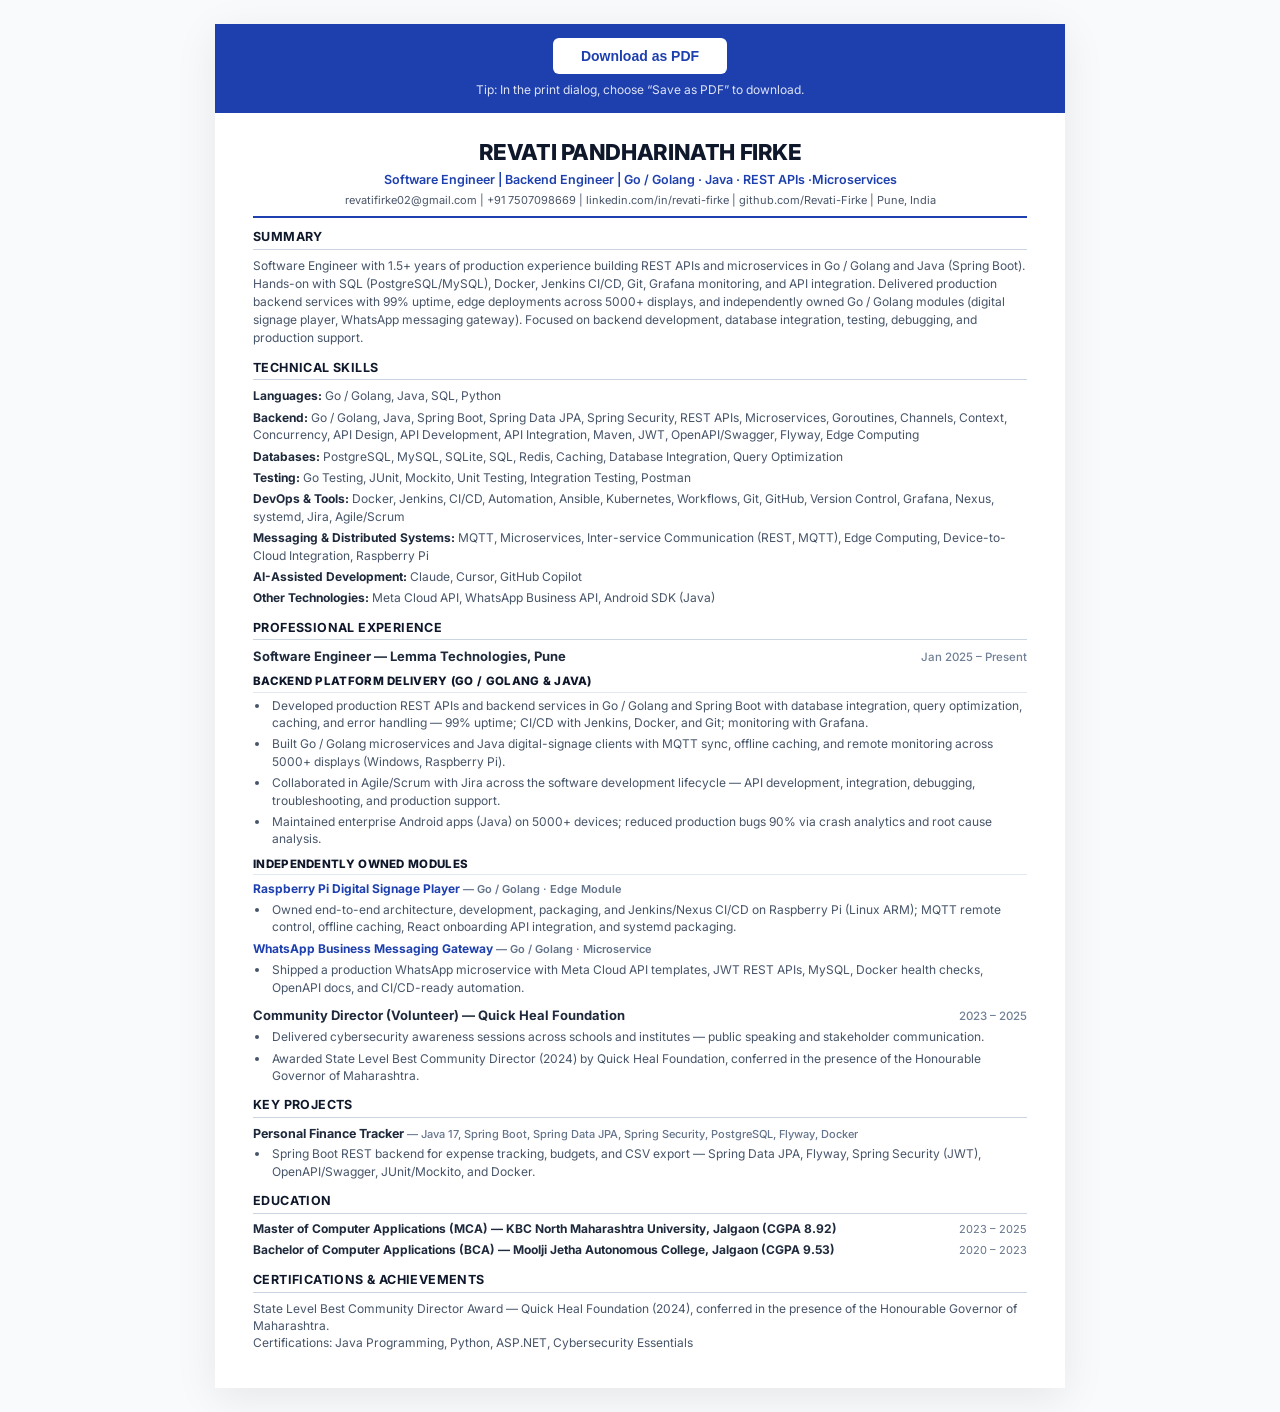
<file: resume.html>
<!doctype html>
<html lang="en">
  <head>
    <meta charset="UTF-8" />
    <meta name="viewport" content="width=device-width, initial-scale=1.0" />
    <title>Revati Firke - Backend Software Engineer Resume</title>
    <link
      href="https://fonts.googleapis.com/css2?family=Inter:wght@400;500;600;700;800&display=swap"
      rel="stylesheet"
    />
    <style>
      * {
        margin: 0;
        padding: 0;
        box-sizing: border-box;
      }
      body {
        font-family: "Inter", sans-serif;
        line-height: 1.4;
        color: #1e293b;
        background: #f8fafc;
        font-size: 12px;
      }
      .resume-container {
        max-width: 850px;
        margin: 24px auto;
        background: white;
        box-shadow: 0 10px 40px rgba(0, 0, 0, 0.08);
      }
      .no-print {
        text-align: center;
        padding: 14px;
        background: #1e40af;
      }
      .no-print button {
        padding: 10px 28px;
        background: white;
        color: #1e40af;
        border: none;
        border-radius: 6px;
        font-weight: 600;
        cursor: pointer;
        font-size: 14px;
      }
      .resume-content {
        padding: 24px 38px;
      }
      .header {
        text-align: center;
        margin-bottom: 10px;
        padding-bottom: 8px;
        border-bottom: 2px solid #1e40af;
      }
      .header h1 {
        font-size: 22px;
        font-weight: 800;
        color: #0f172a;
        letter-spacing: -0.4px;
      }
      .header .title {
        font-size: 12.5px;
        color: #1e40af;
        font-weight: 600;
        margin: 3px 0 5px;
      }
      .contact-info {
        font-size: 11px;
        color: #4a5568;
      }
      .contact-info a {
        color: #475569;
        text-decoration: none;
      }
      .section {
        margin-bottom: 12px;
      }
      .summary p {
        color: #475569;
        font-size: 12px;
        line-height: 1.5;
      }
      .section-title {
        font-size: 12.5px;
        font-weight: 700;
        color: #0f172a;
        margin-bottom: 7px;
        padding-bottom: 3px;
        border-bottom: 1.5px solid #cbd5e1;
        text-transform: uppercase;
        letter-spacing: 0.4px;
      }
      .job-header {
        display: flex;
        justify-content: space-between;
        align-items: baseline;
        flex-wrap: wrap;
        margin-bottom: 4px;
      }
      .job-title {
        font-size: 13px;
        font-weight: 700;
        color: #1e293b;
      }
      .job-date {
        font-size: 11.5px;
        color: #718096;
        font-weight: 500;
      }
      .exp-sub {
        margin-top: 8px;
      }
      .exp-sub-title {
        font-size: 11.5px;
        font-weight: 800;
        color: #0f172a;
        text-transform: uppercase;
        letter-spacing: 0.3px;
        margin-bottom: 4px;
        border-bottom: 1px solid #e2e8f0;
        padding-bottom: 2px;
      }
      .exp-module-name {
        font-size: 12px;
        font-weight: 700;
        color: #1e40af;
        margin: 6px 0 2px;
      }
      .exp-module-name span {
        font-weight: 600;
        color: #64748b;
        font-size: 11px;
      }
      ul {
        list-style: disc;
        margin-left: 17px;
        margin-top: 3px;
      }
      li {
        margin-bottom: 4px;
        color: #475569;
        font-size: 12px;
        line-height: 1.45;
        padding-left: 2px;
      }
      .skill-row {
        font-size: 12px;
        color: #475569;
        margin-bottom: 4px;
        line-height: 1.45;
      }
      .skill-row strong {
        color: #1e293b;
        font-weight: 700;
      }
      .edu-item {
        margin-bottom: 5px;
      }
      .edu-head {
        display: flex;
        justify-content: space-between;
        align-items: baseline;
        flex-wrap: wrap;
      }
      .degree {
        font-size: 12px;
        font-weight: 700;
        color: #1e293b;
      }
      .edu-date {
        font-size: 11px;
        color: #64748b;
      }
      .project {
        margin-bottom: 9px;
      }
      .project.featured {
        margin-bottom: 9px;
      }
      .project-badge {
        display: none;
      }
      .project-title {
        font-size: 12.5px;
        font-weight: 700;
        color: #1e293b;
      }
      .project-title span {
        font-weight: 500;
        color: #64748b;
        font-size: 11px;
      }
      .project.featured ul {
        margin-top: 4px;
        margin-bottom: 0;
      }
      .project.featured li {
        margin-bottom: 3px;
      }
      .page-break {
        page-break-before: always;
        break-before: page;
      }
      @media print {
        @page {
          size: A4;
          margin: 0.4in 0.5in;
        }
        body {
          margin: 0;
          padding: 0;
          background: white;
          font-size: 11px;
        }
        .resume-container {
          margin: 0;
          box-shadow: none;
          max-width: 100%;
        }
        .resume-content {
          padding: 0;
        }
        .no-print {
          display: none;
        }
        .section {
          margin-bottom: 10px;
        }
        a {
          color: #2d3748;
          text-decoration: none;
        }
        .job-date {
          display: none;
        }
        .edu-date {
          display: none;
        }
      }
    </style>
  </head>
  <body>
    <div class="resume-container">
      <div class="no-print">
        <button onclick="window.print()">Download as PDF</button>
        <p
          style="
            color: rgba(255, 255, 255, 0.85);
            font-size: 12px;
            margin-top: 8px;
            font-family: Inter, sans-serif;
          "
        >
          Tip: In the print dialog, choose &ldquo;Save as PDF&rdquo; to
          download.
        </p>
      </div>

      <div class="resume-content">
        <div class="header">
          <h1>REVATI PANDHARINATH FIRKE</h1>
          <div class="title">
            Software Engineer | Backend Engineer | Go / Golang · Java · REST
            APIs ·Microservices
          </div>
          <div class="contact-info">
            revatifirke02@gmail.com | +91 7507098669 |
            <a href="https://linkedin.com/in/revati-firke-95b73b232"
              >linkedin.com/in/revati-firke</a
            >
            |
            <a href="https://github.com/Revati-Firke"
              >github.com/Revati-Firke</a
            >
            | Pune, India
          </div>
        </div>

        <div class="section summary">
          <h2 class="section-title">Summary</h2>
          <p>
            Software Engineer with 1.5+ years of production experience building
            REST APIs and microservices in Go / Golang and Java (Spring Boot).
            Hands-on with SQL (PostgreSQL/MySQL), Docker, Jenkins CI/CD, Git,
            Grafana monitoring, and API integration. Delivered production
            backend services with 99% uptime, edge deployments across 5000+
            displays, and independently owned Go / Golang modules (digital
            signage player, WhatsApp messaging gateway). Focused on backend
            development, database integration, testing, debugging, and
            production support.
          </p>
        </div>

        <div class="section">
          <h2 class="section-title">Technical Skills</h2>
          <div class="skill-row">
            <strong>Languages:</strong> Go / Golang, Java, SQL, Python
          </div>
          <div class="skill-row">
            <strong>Backend:</strong> Go / Golang, Java, Spring Boot, Spring
            Data JPA, Spring Security, REST APIs, Microservices, Goroutines,
            Channels, Context, Concurrency, API Design, API Development, API
            Integration, Maven, JWT, OpenAPI/Swagger, Flyway, Edge Computing
          </div>
          <div class="skill-row">
            <strong>Databases:</strong> PostgreSQL, MySQL, SQLite, SQL, Redis,
            Caching, Database Integration, Query Optimization
          </div>
          <div class="skill-row">
            <strong>Testing:</strong> Go Testing, JUnit, Mockito, Unit Testing,
            Integration Testing, Postman
          </div>
          <div class="skill-row">
            <strong>DevOps &amp; Tools:</strong> Docker, Jenkins, CI/CD,
            Automation, Ansible, Kubernetes, Workflows, Git, GitHub, Version
            Control, Grafana, Nexus, systemd, Jira, Agile/Scrum
          </div>
          <div class="skill-row">
            <strong>Messaging &amp; Distributed Systems:</strong> MQTT,
            Microservices, Inter-service Communication (REST, MQTT), Edge
            Computing, Device-to-Cloud Integration, Raspberry Pi
          </div>
          <div class="skill-row">
            <strong>AI-Assisted Development:</strong> Claude, Cursor, GitHub
            Copilot
          </div>
          <div class="skill-row">
            <strong>Other Technologies:</strong> Meta Cloud API, WhatsApp
            Business API, Android SDK (Java)
          </div>
        </div>

        <div class="section">
          <h2 class="section-title">Professional Experience</h2>

          <div class="job-header">
            <div class="job-title">
              Software Engineer — Lemma Technologies, Pune
            </div>
            <div class="job-date">Jan 2025 – Present</div>
          </div>

          <div class="exp-sub">
            <div class="exp-sub-title">
              Backend Platform Delivery (Go / Golang &amp; Java)
            </div>
            <ul>
              <li>
                Developed production REST APIs and backend services in Go /
                Golang and Spring Boot with database integration, query
                optimization, caching, and error handling — 99% uptime; CI/CD
                with Jenkins, Docker, and Git; monitoring with Grafana.
              </li>
              <li>
                Built Go / Golang microservices and Java digital-signage clients
                with MQTT sync, offline caching, and remote monitoring across
                5000+ displays (Windows, Raspberry Pi).
              </li>
              <li>
                Collaborated in Agile/Scrum with Jira across the software
                development lifecycle — API development, integration, debugging,
                troubleshooting, and production support.
              </li>
              <li>
                Maintained enterprise Android apps (Java) on 5000+ devices;
                reduced production bugs 90% via crash analytics and root cause
                analysis.
              </li>
            </ul>
          </div>

          <div class="exp-sub">
            <div class="exp-sub-title">Independently Owned Modules</div>
            <div class="exp-module-name">
              Raspberry Pi Digital Signage Player
              <span>— Go / Golang · Edge Module</span>
            </div>
            <ul>
              <li>
                Owned end-to-end architecture, development, packaging, and
                Jenkins/Nexus CI/CD on Raspberry Pi (Linux ARM); MQTT remote
                control, offline caching, React onboarding API integration, and
                systemd packaging.
              </li>
            </ul>
            <div class="exp-module-name">
              WhatsApp Business Messaging Gateway
              <span>— Go / Golang · Microservice</span>
            </div>
            <ul>
              <li>
                Shipped a production WhatsApp microservice with Meta Cloud API
                templates, JWT REST APIs, MySQL, Docker health checks, OpenAPI
                docs, and CI/CD-ready automation.
              </li>
            </ul>
          </div>

          <div class="job-header" style="margin-top: 10px">
            <div class="job-title">
              Community Director (Volunteer) — Quick Heal Foundation
            </div>
            <div class="job-date">2023 – 2025</div>
          </div>
          <ul>
            <li>
              Delivered cybersecurity awareness sessions across schools and
              institutes — public speaking and stakeholder communication.
            </li>
            <li>
              Awarded State Level Best Community Director (2024) by Quick Heal
              Foundation, conferred in the presence of the Honourable Governor
              of Maharashtra.
            </li>
          </ul>
        </div>

        <div class="section page-break">
          <h2 class="section-title">Key Projects</h2>

          <div class="project">
            <div class="project-title">
              Personal Finance Tracker
              <span
                >— Java 17, Spring Boot, Spring Data JPA, Spring Security,
                PostgreSQL, Flyway, Docker</span
              >
            </div>
            <ul>
              <li>
                Spring Boot REST backend for expense tracking, budgets, and CSV
                export — Spring Data JPA, Flyway, Spring Security (JWT),
                OpenAPI/Swagger, JUnit/Mockito, and Docker.
              </li>
            </ul>
          </div>
        </div>

        <div class="section">
          <h2 class="section-title">Education</h2>
          <div class="edu-item">
            <div class="edu-head">
              <div class="degree">
                Master of Computer Applications (MCA) — KBC North Maharashtra
                University, Jalgaon (CGPA 8.92)
              </div>
              <div class="edu-date">2023 – 2025</div>
            </div>
          </div>
          <div class="edu-item">
            <div class="edu-head">
              <div class="degree">
                Bachelor of Computer Applications (BCA) — Moolji Jetha
                Autonomous College, Jalgaon (CGPA 9.53)
              </div>
              <div class="edu-date">2020 – 2023</div>
            </div>
          </div>
        </div>

        <div class="section">
          <h2 class="section-title">Certifications &amp; Achievements</h2>
          <div class="skill-row">
            State Level Best Community Director Award — Quick Heal Foundation
            (2024), conferred in the presence of the Honourable Governor of
            Maharashtra.<br />
            Certifications: Java Programming, Python, ASP.NET,
            Cybersecurity Essentials
          </div>
        </div>
      </div>
    </div>
  </body>
</html>
</file>
<file: style.css>
/* ===== Reset & Base ===== */
*,
*::before,
*::after {
  margin: 0;
  padding: 0;
  box-sizing: border-box;
}
html {
  scroll-behavior: smooth;
  scroll-padding-top: 70px;
}
body {
  font-family: "Inter", sans-serif;
  color: #1a1a2e;
  background: #fafafa;
  line-height: 1.7;
  overflow-x: hidden;
}
a {
  text-decoration: none;
  color: inherit;
}
ul {
  list-style: none;
}
img {
  max-width: 100%;
}

/* ===== Variables ===== */
:root {
  --primary: #6c63ff;
  --primary-dark: #5a52d5;
  --primary-light: #8b83ff;
  --accent: #ff6584;
  --accent-gold: #f5a623;
  --bg-dark: #1a1a2e;
  --bg-section: #f4f4fc;
  --text: #333;
  --text-light: #666;
  --white: #fff;
  --shadow: 0 10px 40px rgba(108, 99, 255, 0.08);
  --shadow-hover: 0 20px 60px rgba(108, 99, 255, 0.16);
  --radius: 18px;
  --radius-sm: 12px;
  --transition: 0.35s cubic-bezier(0.4, 0, 0.2, 1);
}

/* ===== Preloader ===== */
#preloader {
  position: fixed;
  inset: 0;
  z-index: 9999;
  background: var(--bg-dark);
  display: flex;
  align-items: center;
  justify-content: center;
  transition: opacity 0.5s ease;
}
#preloader.hidden {
  opacity: 0;
  pointer-events: none;
}
.loader {
  position: relative;
  width: 80px;
  height: 80px;
  display: flex;
  align-items: center;
  justify-content: center;
}
.loader-text {
  font-family: "Inter", sans-serif;
  font-size: 1.5rem;
  font-weight: 800;
  color: var(--white);
  z-index: 1;
}
.loader-ring {
  position: absolute;
  inset: 0;
  border: 3px solid transparent;
  border-top-color: var(--primary);
  border-right-color: var(--accent);
  border-radius: 50%;
  animation: spin 1s linear infinite;
}
@keyframes spin {
  to {
    transform: rotate(360deg);
  }
}

/* ===== Back to Top ===== */
#backToTop {
  position: fixed;
  bottom: 32px;
  right: 32px;
  z-index: 999;
  width: 48px;
  height: 48px;
  border-radius: 50%;
  background: linear-gradient(135deg, var(--primary), var(--accent));
  color: var(--white);
  border: none;
  cursor: pointer;
  font-size: 1.1rem;
  box-shadow: 0 6px 24px rgba(108, 99, 255, 0.3);
  opacity: 0;
  transform: translateY(20px);
  transition: var(--transition);
}
#backToTop.show {
  opacity: 1;
  transform: translateY(0);
}
#backToTop:hover {
  transform: translateY(-4px) scale(1.1);
}

/* ===== Navbar ===== */
#navbar {
  position: fixed;
  top: 0;
  left: 0;
  width: 100%;
  z-index: 1000;
  background: rgba(255, 255, 255, 0.88);
  backdrop-filter: blur(20px);
  border-bottom: 1px solid rgba(108, 99, 255, 0.06);
  transition: var(--transition);
}
#navbar.scrolled {
  box-shadow: 0 4px 30px rgba(0, 0, 0, 0.06);
}
.nav-container {
  max-width: 1200px;
  margin: 0 auto;
  padding: 0 24px;
  display: flex;
  align-items: center;
  justify-content: space-between;
  height: 68px;
}
.logo {
  font-size: 1.8rem;
  font-weight: 800;
  color: var(--primary);
  letter-spacing: -1px;
}
.logo span {
  color: var(--accent);
}
.nav-links {
  display: flex;
  gap: 28px;
}
.nav-links a {
  font-size: 0.88rem;
  font-weight: 500;
  color: var(--text-light);
  transition: var(--transition);
  position: relative;
  padding: 4px 0;
}
.nav-links a:hover,
.nav-links a.active {
  color: var(--primary);
}
.nav-links a::after {
  content: "";
  position: absolute;
  bottom: -2px;
  left: 50%;
  width: 0;
  height: 2.5px;
  background: linear-gradient(90deg, var(--primary), var(--accent));
  border-radius: 2px;
  transition: var(--transition);
  transform: translateX(-50%);
}
.nav-links a:hover::after,
.nav-links a.active::after {
  width: 100%;
}
.nav-links a.nav-resume {
  display: inline-flex;
  align-items: center;
  gap: 6px;
  padding: 6px 14px;
  border-radius: 8px;
  background: linear-gradient(135deg, var(--primary), var(--primary-dark));
  color: #fff;
  font-weight: 600;
}
.nav-links a.nav-resume::after {
  display: none;
}
.nav-links a.nav-resume:hover {
  color: #fff;
  transform: translateY(-1px);
  box-shadow: 0 4px 16px rgba(108, 99, 255, 0.4);
}
.hamburger {
  display: none;
  flex-direction: column;
  gap: 5px;
  cursor: pointer;
  padding: 4px;
}
.hamburger span {
  width: 25px;
  height: 2.5px;
  background: var(--text);
  border-radius: 2px;
  transition: var(--transition);
}

/* ===== Hero ===== */
.hero {
  min-height: 100vh;
  display: flex;
  align-items: center;
  justify-content: center;
  text-align: center;
  position: relative;
  overflow: hidden;
  background: linear-gradient(
    135deg,
    #0f0c29 0%,
    #1a1a2e 40%,
    #16213e 70%,
    #0f3460 100%
  );
  color: var(--white);
  padding: 100px 24px 60px;
}
#heroCanvas {
  position: absolute;
  inset: 0;
  z-index: 0;
}
.hero-content {
  position: relative;
  z-index: 1;
  max-width: 700px;
}
.hero-badge {
  display: inline-flex;
  align-items: center;
  gap: 8px;
  background: rgba(108, 99, 255, 0.15);
  border: 1px solid rgba(108, 99, 255, 0.25);
  padding: 8px 20px;
  border-radius: 50px;
  font-size: 0.8rem;
  font-weight: 500;
  color: var(--primary-light);
  margin-bottom: 20px;
  animation: pulse-badge 2s ease-in-out infinite;
}
@keyframes pulse-badge {
  0%,
  100% {
    box-shadow: 0 0 0 0 rgba(108, 99, 255, 0.2);
  }
  50% {
    box-shadow: 0 0 0 10px rgba(108, 99, 255, 0);
  }
}
.hero-greeting {
  font-size: 1.1rem;
  font-weight: 400;
  color: var(--accent);
  margin-bottom: 8px;
  letter-spacing: 3px;
  text-transform: uppercase;
}
.hero-name {
  font-size: clamp(2.8rem, 7vw, 5rem);
  font-weight: 800;
  margin-bottom: 12px;
  background: linear-gradient(135deg, #fff 0%, #c7c4ff 50%, #ff6584 100%);
  background-clip: text;
  -webkit-background-clip: text;
  -webkit-text-fill-color: transparent;
  line-height: 1.1;
}
.hero-title {
  font-size: clamp(1rem, 2.5vw, 1.4rem);
  font-weight: 400;
  color: rgba(255, 255, 255, 0.75);
  margin-bottom: 20px;
  font-family: "Fira Code", monospace;
  min-height: 1.6em;
}
.cursor {
  animation: blink 0.8s step-end infinite;
  color: var(--accent);
}
@keyframes blink {
  0%,
  100% {
    opacity: 1;
  }
  50% {
    opacity: 0;
  }
}
.hero-desc {
  max-width: 560px;
  margin: 0 auto 36px;
  color: rgba(255, 255, 255, 0.5);
  font-size: 0.95rem;
  line-height: 1.8;
}
.hero-btns {
  display: flex;
  gap: 14px;
  justify-content: center;
  flex-wrap: wrap;
  margin-bottom: 44px;
}
.btn {
  display: inline-flex;
  align-items: center;
  gap: 8px;
  padding: 13px 28px;
  border-radius: 50px;
  font-weight: 600;
  font-size: 0.88rem;
  transition: var(--transition);
  cursor: pointer;
  border: none;
}
.btn-primary {
  background: linear-gradient(135deg, var(--primary), var(--primary-dark));
  color: #fff;
  box-shadow: 0 4px 20px rgba(108, 99, 255, 0.3);
}
.btn-primary:hover {
  transform: translateY(-3px);
  box-shadow: 0 8px 35px rgba(108, 99, 255, 0.45);
}
.btn-outline {
  border: 2px solid rgba(255, 255, 255, 0.25);
  color: #fff;
  background: transparent;
}
.btn-outline:hover {
  border-color: var(--accent);
  color: var(--accent);
  transform: translateY(-3px);
}
.btn-ghost {
  color: rgba(255, 255, 255, 0.6);
  background: transparent;
}
.btn-ghost:hover {
  color: #fff;
  transform: translateY(-3px);
}
.hero-socials {
  display: flex;
  gap: 16px;
  justify-content: center;
}
.hero-socials a {
  width: 46px;
  height: 46px;
  border-radius: 50%;
  border: 1.5px solid rgba(255, 255, 255, 0.15);
  display: flex;
  align-items: center;
  justify-content: center;
  font-size: 1.1rem;
  transition: var(--transition);
  color: rgba(255, 255, 255, 0.5);
}
.hero-socials a:hover {
  background: var(--primary);
  border-color: var(--primary);
  color: #fff;
  transform: translateY(-4px) scale(1.1);
}
.scroll-indicator {
  position: absolute;
  bottom: 28px;
  left: 50%;
  transform: translateX(-50%);
  display: flex;
  flex-direction: column;
  align-items: center;
  gap: 8px;
}
.scroll-indicator span {
  font-size: 0.7rem;
  color: rgba(255, 255, 255, 0.3);
  letter-spacing: 2px;
  text-transform: uppercase;
}
.mouse {
  width: 22px;
  height: 36px;
  border: 2px solid rgba(255, 255, 255, 0.25);
  border-radius: 11px;
  display: flex;
  justify-content: center;
  padding-top: 6px;
}
.wheel {
  width: 3px;
  height: 7px;
  background: rgba(255, 255, 255, 0.5);
  border-radius: 2px;
  animation: scroll-anim 1.5s ease-in-out infinite;
}
@keyframes scroll-anim {
  0% {
    opacity: 1;
    transform: translateY(0);
  }
  100% {
    opacity: 0;
    transform: translateY(10px);
  }
}

/* ===== Stats Banner ===== */
.stats-banner {
  background: linear-gradient(
    135deg,
    var(--primary) 0%,
    var(--primary-dark) 100%
  );
  padding: 40px 24px;
  position: relative;
  overflow: hidden;
}
.stats-banner::before {
  content: "";
  position: absolute;
  inset: 0;
  background: url("data:image/svg+xml,%3Csvg width='60' height='60' viewBox='0 0 60 60' xmlns='http://www.w3.org/2000/svg'%3E%3Cg fill='none' fill-rule='evenodd'%3E%3Cg fill='%23ffffff' fill-opacity='0.05'%3E%3Cpath d='M36 34v-4h-2v4h-4v2h4v4h2v-4h4v-2h-4zm0-30V0h-2v4h-4v2h4v4h2V6h4V4h-4zM6 34v-4H4v4H0v2h4v4h2v-4h4v-2H6zM6 4V0H4v4H0v2h4v4h2V6h4V4H6z'/%3E%3C/g%3E%3C/g%3E%3C/svg%3E");
}
.stats-grid {
  display: grid;
  grid-template-columns: repeat(4, 1fr);
  gap: 24px;
  position: relative;
  z-index: 1;
}
.stat-item {
  text-align: center;
  color: var(--white);
}
.stat-number {
  font-size: 2.8rem;
  font-weight: 800;
  display: inline;
}
.stat-plus {
  font-size: 2rem;
  font-weight: 700;
  color: rgba(255, 255, 255, 0.7);
}
.stat-item p {
  font-size: 0.85rem;
  color: rgba(255, 255, 255, 0.7);
  margin-top: 4px;
  font-weight: 500;
}

/* ===== Sections ===== */
.section {
  padding: 100px 24px;
}
.section-alt {
  background: var(--bg-section);
}
.container {
  max-width: 1100px;
  margin: 0 auto;
}
.section-title {
  text-align: center;
  font-size: 2.4rem;
  font-weight: 800;
  margin-bottom: 16px;
  position: relative;
  color: var(--bg-dark);
}
.section-title::after {
  content: "";
  display: block;
  width: 60px;
  height: 4px;
  background: linear-gradient(90deg, var(--primary), var(--accent));
  margin: 16px auto 48px;
  border-radius: 2px;
}

/* ===== About ===== */
.about-grid {
  display: grid;
  grid-template-columns: 1.4fr 1fr;
  gap: 56px;
  align-items: start;
}
.about-intro-badge {
  display: inline-flex;
  align-items: center;
  gap: 8px;
  background: rgba(108, 99, 255, 0.08);
  color: var(--primary);
  padding: 6px 16px;
  border-radius: 8px;
  font-size: 0.85rem;
  font-family: "Fira Code", monospace;
  font-weight: 500;
  margin-bottom: 20px;
}
.about-text p {
  margin-bottom: 16px;
  color: var(--text-light);
  font-size: 1rem;
}
.about-text strong {
  color: var(--primary);
  font-weight: 600;
}
.about-highlights {
  display: grid;
  grid-template-columns: 1fr 1fr;
  gap: 10px;
  margin-top: 24px;
}
.highlight {
  display: flex;
  align-items: center;
  gap: 8px;
  font-size: 0.88rem;
  color: var(--text);
  font-weight: 500;
}
.highlight i {
  color: var(--primary);
  font-size: 0.9rem;
}
.about-cards {
  display: grid;
  grid-template-columns: 1fr 1fr;
  gap: 16px;
}
.info-card {
  background: var(--white);
  padding: 24px 20px;
  border-radius: var(--radius);
  box-shadow: var(--shadow);
  text-align: center;
  transition: var(--transition);
  border: 1px solid rgba(108, 99, 255, 0.06);
}
.info-card:hover {
  transform: translateY(-6px);
  box-shadow: var(--shadow-hover);
  border-color: rgba(108, 99, 255, 0.15);
}
.info-card-icon {
  width: 50px;
  height: 50px;
  border-radius: 14px;
  margin: 0 auto 12px;
  background: linear-gradient(
    135deg,
    rgba(108, 99, 255, 0.1),
    rgba(255, 101, 132, 0.1)
  );
  display: flex;
  align-items: center;
  justify-content: center;
  font-size: 1.3rem;
  color: var(--primary);
}
.info-card h3 {
  font-size: 1.15rem;
  font-weight: 700;
}
.info-card p {
  color: var(--text-light);
  font-size: 0.82rem;
  margin-top: 2px;
}

/* ===== Timeline ===== */
.timeline {
  position: relative;
  padding-left: 48px;
  max-width: 800px;
  margin: 0 auto;
}
.timeline::before {
  content: "";
  position: absolute;
  left: 18px;
  top: 0;
  bottom: 0;
  width: 3px;
  background: linear-gradient(to bottom, var(--primary), var(--accent));
  border-radius: 2px;
}
.timeline-item {
  position: relative;
  margin-bottom: 48px;
}
.timeline-item:last-child {
  margin-bottom: 0;
}
.timeline-dot {
  position: absolute;
  left: -40px;
  top: 24px;
  width: 36px;
  height: 36px;
  border-radius: 50%;
  background: linear-gradient(135deg, var(--primary), var(--primary-dark));
  display: flex;
  align-items: center;
  justify-content: center;
  color: var(--white);
  font-size: 0.75rem;
  z-index: 1;
  box-shadow: 0 4px 16px rgba(108, 99, 255, 0.3);
}
.timeline-content {
  background: var(--white);
  padding: 30px 32px;
  border-radius: var(--radius);
  box-shadow: var(--shadow);
  transition: var(--transition);
  border: 1px solid rgba(108, 99, 255, 0.06);
  position: relative;
}
.timeline-content::before {
  content: "";
  position: absolute;
  left: -8px;
  top: 30px;
  width: 16px;
  height: 16px;
  background: var(--white);
  transform: rotate(45deg);
  border-left: 1px solid rgba(108, 99, 255, 0.06);
  border-bottom: 1px solid rgba(108, 99, 255, 0.06);
}
.timeline-content:hover {
  box-shadow: var(--shadow-hover);
  transform: translateX(4px);
}
.timeline-date {
  display: inline-flex;
  align-items: center;
  gap: 6px;
  font-size: 0.8rem;
  font-weight: 600;
  color: var(--primary);
  background: rgba(108, 99, 255, 0.06);
  padding: 5px 14px;
  border-radius: 20px;
  margin-bottom: 10px;
}
.timeline-content h3 {
  font-size: 1.25rem;
  margin-bottom: 4px;
  font-weight: 700;
}
.timeline-content h4 {
  font-size: 0.9rem;
  color: var(--text-light);
  font-weight: 400;
  margin-bottom: 14px;
  display: flex;
  align-items: center;
  gap: 6px;
}
.timeline-content h4 i {
  color: var(--accent);
  font-size: 0.8rem;
}
.timeline-content ul {
  padding-left: 18px;
  list-style: disc;
}
.timeline-content li {
  color: var(--text-light);
  font-size: 0.9rem;
  margin-bottom: 6px;
}
.exp-subsection {
  margin-top: 18px;
}
.exp-subsection:first-of-type {
  margin-top: 4px;
}
.exp-subsection-title {
  display: flex;
  align-items: center;
  gap: 8px;
  font-size: 0.82rem;
  font-weight: 800;
  color: var(--primary);
  text-transform: uppercase;
  letter-spacing: 0.6px;
  margin-bottom: 12px;
  padding-bottom: 6px;
  border-bottom: 1.5px solid rgba(108, 99, 255, 0.18);
}
.exp-subsection-title i {
  font-size: 0.75rem;
  color: var(--accent);
}
.exp-module {
  margin-bottom: 14px;
  padding: 12px 14px;
  background: rgba(108, 99, 255, 0.04);
  border-left: 3px solid var(--primary);
  border-radius: 0 8px 8px 0;
}
.exp-module:last-child {
  margin-bottom: 0;
}
.exp-module-title {
  font-size: 0.95rem;
  font-weight: 700;
  color: var(--text);
  margin-bottom: 6px;
  display: flex;
  flex-wrap: wrap;
  align-items: center;
  gap: 8px;
}
.exp-module-badge {
  font-size: 0.68rem;
  font-weight: 700;
  color: var(--primary);
  background: rgba(108, 99, 255, 0.1);
  padding: 3px 10px;
  border-radius: 12px;
  letter-spacing: 0.2px;
}
.exp-module ul {
  margin: 0;
}
.tags {
  display: flex;
  flex-wrap: wrap;
  gap: 8px;
  margin-top: 16px;
}
.tags span {
  background: rgba(108, 99, 255, 0.06);
  color: var(--primary);
  font-size: 0.75rem;
  font-weight: 600;
  padding: 5px 14px;
  border-radius: 20px;
  transition: var(--transition);
}
.tags span:hover {
  background: var(--primary);
  color: var(--white);
}

/* ===== Skills ===== */
.skills-grid {
  display: grid;
  grid-template-columns: repeat(2, 1fr);
  gap: 24px;
}
.skill-category {
  background: var(--white);
  padding: 28px;
  border-radius: var(--radius);
  box-shadow: var(--shadow);
  transition: var(--transition);
  border: 1px solid rgba(108, 99, 255, 0.06);
}
.skill-category:hover {
  transform: translateY(-5px);
  box-shadow: var(--shadow-hover);
  border-color: rgba(108, 99, 255, 0.12);
}
.skill-category-header {
  display: flex;
  align-items: center;
  gap: 14px;
  margin-bottom: 18px;
}
.skill-icon-wrap {
  width: 44px;
  height: 44px;
  border-radius: 12px;
  background: linear-gradient(135deg, var(--primary), var(--accent));
  display: flex;
  align-items: center;
  justify-content: center;
  color: var(--white);
  font-size: 1rem;
  flex-shrink: 0;
}
.skill-category h3 {
  font-size: 1rem;
  font-weight: 700;
  color: var(--bg-dark);
}
.skill-items {
  display: flex;
  flex-wrap: wrap;
  gap: 10px;
}
.skill-chip {
  background: linear-gradient(
    135deg,
    rgba(108, 99, 255, 0.04),
    rgba(255, 101, 132, 0.04)
  );
  border: 1px solid rgba(108, 99, 255, 0.1);
  padding: 9px 18px;
  border-radius: 50px;
  font-size: 0.84rem;
  font-weight: 500;
  transition: var(--transition);
  display: flex;
  align-items: center;
  gap: 6px;
}
.skill-chip:hover {
  background: var(--primary);
  color: #fff;
  border-color: var(--primary);
  transform: translateY(-2px);
  box-shadow: 0 4px 16px rgba(108, 99, 255, 0.25);
}

/* ===== Projects ===== */
.container-projects {
  max-width: 1240px;
}
.projects-grid {
  display: grid;
  grid-template-columns: repeat(2, 1fr);
  gap: 24px;
  max-width: none;
  margin: 0 auto;
  align-items: stretch;
}
.projects-grid .project-card {
  flex: unset;
  max-width: none;
  width: 100%;
  display: flex;
  flex-direction: column;
}
.project-card {
  background: var(--white);
  padding: 28px 30px;
  border-radius: var(--radius);
  box-shadow: var(--shadow);
  transition: var(--transition);
  border: 1px solid rgba(108, 99, 255, 0.06);
  position: relative;
  overflow: hidden;
}
.project-card.featured {
  grid-column: 1 / -1;
  display: grid;
  grid-template-columns: minmax(280px, 1fr) minmax(300px, 1.15fr);
  grid-template-rows: auto auto auto 1fr auto;
  column-gap: 40px;
  row-gap: 10px;
  padding: 32px 36px;
  border-color: rgba(108, 99, 255, 0.22);
  box-shadow: var(--shadow-hover);
  align-items: start;
}
.project-card.featured::before {
  transform: scaleX(1);
}
.project-card.featured .project-badge {
  grid-column: 1;
  grid-row: 1;
  margin-bottom: 4px;
}
.project-card.featured .project-card-header {
  grid-column: 1;
  grid-row: 2;
  margin-bottom: 4px;
}
.project-card.featured h3 {
  grid-column: 1;
  grid-row: 3;
  margin-bottom: 6px;
  font-size: 1.25rem;
}
.project-card.featured > p {
  grid-column: 1;
  grid-row: 4;
  margin-bottom: 0;
  align-self: start;
}
.project-card.featured .project-highlights {
  grid-column: 2;
  grid-row: 1 / 5;
  margin: 0;
  padding: 18px 20px;
  background: rgba(108, 99, 255, 0.04);
  border: 1px solid rgba(108, 99, 255, 0.08);
  border-radius: var(--radius-sm);
  align-self: stretch;
  gap: 10px;
}
.project-card.featured .project-tech {
  grid-column: 1 / -1;
  grid-row: 5;
  margin-top: 8px;
  padding-top: 16px;
  border-top: 1px solid rgba(108, 99, 255, 0.08);
}
/* Detail cards with highlight lists — horizontal, full-width */
.project-card:has(.project-highlights):not(.featured) {
  grid-column: 1 / -1;
  display: grid;
  grid-template-columns: minmax(260px, 1fr) minmax(280px, 1.1fr);
  grid-template-rows: auto auto auto 1fr auto;
  column-gap: 36px;
  row-gap: 10px;
  align-items: start;
}
.project-card:has(.project-highlights):not(.featured) .project-badge {
  grid-column: 1;
  grid-row: 1;
  margin-bottom: 4px;
}
.project-card:has(.project-highlights):not(.featured) .project-card-header {
  grid-column: 1;
  grid-row: 2;
  margin-bottom: 4px;
}
.project-card:has(.project-highlights):not(.featured) h3 {
  grid-column: 1;
  grid-row: 3;
  margin-bottom: 6px;
}
.project-card:has(.project-highlights):not(.featured) > p {
  grid-column: 1;
  grid-row: 4;
  margin-bottom: 0;
}
.project-card:has(.project-highlights):not(.featured) .project-highlights {
  grid-column: 2;
  grid-row: 1 / 5;
  margin: 0;
  grid-template-columns: 1fr;
  padding: 16px 18px;
  background: rgba(108, 99, 255, 0.04);
  border: 1px solid rgba(108, 99, 255, 0.08);
  border-radius: var(--radius-sm);
  align-self: stretch;
  gap: 10px;
}
.project-card:has(.project-highlights):not(.featured) .project-tech {
  grid-column: 1 / -1;
  grid-row: 5;
  margin-top: 8px;
  padding-top: 16px;
  border-top: 1px solid rgba(108, 99, 255, 0.08);
}
.project-badge {
  display: inline-block;
  font-size: 0.7rem;
  font-weight: 800;
  color: var(--primary);
  background: rgba(108, 99, 255, 0.1);
  padding: 4px 12px;
  border-radius: 20px;
  text-transform: uppercase;
  letter-spacing: 0.4px;
  margin-bottom: 14px;
  width: fit-content;
}
.project-card::before {
  content: "";
  position: absolute;
  top: 0;
  left: 0;
  width: 100%;
  height: 4px;
  background: linear-gradient(90deg, var(--primary), var(--accent));
  transform: scaleX(0);
  transform-origin: left;
  transition: transform 0.4s ease;
}
.project-card:hover::before {
  transform: scaleX(1);
}
.project-card:hover {
  transform: translateY(-6px);
  box-shadow: var(--shadow-hover);
}
.project-card-header {
  display: flex;
  align-items: center;
  justify-content: space-between;
  margin-bottom: 14px;
}
.project-icon {
  width: 52px;
  height: 52px;
  border-radius: 14px;
  background: linear-gradient(
    135deg,
    rgba(108, 99, 255, 0.08),
    rgba(255, 101, 132, 0.08)
  );
  display: flex;
  align-items: center;
  justify-content: center;
  font-size: 1.3rem;
  color: var(--primary);
}
.project-links {
  display: flex;
  align-items: center;
  gap: 12px;
}
.project-links a {
  color: var(--text-light);
  font-size: 1.2rem;
  transition: var(--transition);
}
.project-links a:hover {
  color: var(--primary);
  transform: scale(1.2);
}
.project-card h3 {
  font-size: 1.1rem;
  margin-bottom: 10px;
  font-weight: 700;
}
.project-card p {
  color: var(--text-light);
  font-size: 0.88rem;
  margin-bottom: 16px;
  line-height: 1.65;
}
.project-card > .project-tech {
  margin-top: auto;
}
.project-highlights {
  list-style: none;
  padding: 0;
  margin: 0 0 16px;
  display: grid;
  grid-template-columns: 1fr 1fr;
  gap: 8px 18px;
}
.project-highlights li {
  position: relative;
  padding-left: 14px;
  color: var(--text-light);
  font-size: 0.8rem;
  line-height: 1.5;
}
.project-highlights li::before {
  content: "";
  position: absolute;
  left: 0;
  top: 0.55em;
  width: 5px;
  height: 5px;
  border-radius: 50%;
  background: var(--primary);
}
.project-card.featured .project-highlights {
  grid-template-columns: 1fr;
}
.project-tech {
  display: flex;
  flex-wrap: wrap;
  gap: 8px;
}
.project-tech span {
  background: rgba(108, 99, 255, 0.06);
  color: var(--primary);
  font-size: 0.72rem;
  font-weight: 600;
  padding: 4px 12px;
  border-radius: 20px;
  letter-spacing: 0.3px;
}

/* ===== Certifications ===== */
.cert-grid {
  display: flex;
  flex-direction: column;
  gap: 18px;
  max-width: 800px;
  margin: 0 auto;
}
.cert-card {
  display: flex;
  align-items: flex-start;
  gap: 20px;
  background: var(--white);
  padding: 28px;
  border-radius: var(--radius);
  box-shadow: var(--shadow);
  transition: var(--transition);
  border: 1px solid rgba(108, 99, 255, 0.06);
}
.cert-card:hover {
  transform: translateX(6px);
  box-shadow: var(--shadow-hover);
}
.cert-icon {
  width: 52px;
  height: 52px;
  border-radius: 14px;
  flex-shrink: 0;
  display: flex;
  align-items: center;
  justify-content: center;
  font-size: 1.3rem;
}
.cert-card.gold .cert-icon {
  background: linear-gradient(135deg, #fff8e1, #ffe082);
  color: #f5a623;
}
.cert-card.blue .cert-icon {
  background: linear-gradient(135deg, #e3f2fd, #90caf9);
  color: #1976d2;
}
.cert-card.purple .cert-icon {
  background: linear-gradient(
    135deg,
    rgba(108, 99, 255, 0.08),
    rgba(108, 99, 255, 0.15)
  );
  color: var(--primary);
}
.cert-body h3 {
  font-size: 1.05rem;
  font-weight: 700;
  margin-bottom: 4px;
}
.cert-body p {
  color: var(--text-light);
  font-size: 0.88rem;
}

/* ===== Education ===== */
.edu-grid {
  display: grid;
  grid-template-columns: repeat(2, 1fr);
  gap: 28px;
}
.edu-card {
  background: var(--white);
  padding: 36px 32px;
  border-radius: var(--radius);
  box-shadow: var(--shadow);
  text-align: center;
  transition: var(--transition);
  border: 1px solid rgba(108, 99, 255, 0.06);
  position: relative;
}
.edu-card:hover {
  transform: translateY(-6px);
  box-shadow: var(--shadow-hover);
}
.edu-icon-wrap {
  width: 60px;
  height: 60px;
  border-radius: 50%;
  margin: 0 auto 16px;
  background: linear-gradient(
    135deg,
    rgba(108, 99, 255, 0.08),
    rgba(255, 101, 132, 0.08)
  );
  display: flex;
  align-items: center;
  justify-content: center;
  font-size: 1.5rem;
  color: var(--primary);
}
.edu-badge {
  display: inline-block;
  font-size: 0.7rem;
  font-weight: 700;
  text-transform: uppercase;
  letter-spacing: 1px;
  color: var(--accent);
  background: rgba(255, 101, 132, 0.08);
  padding: 4px 14px;
  border-radius: 20px;
  margin-bottom: 12px;
}
.edu-card h3 {
  font-size: 1.08rem;
  margin-bottom: 8px;
  font-weight: 700;
}
.edu-card p {
  color: var(--text-light);
  font-size: 0.88rem;
  margin-bottom: 10px;
}

/* ===== Contact ===== */
.contact-subtitle {
  text-align: center;
  color: var(--text-light);
  margin-top: -32px;
  margin-bottom: 48px;
  font-size: 1.05rem;
}
.contact-grid {
  display: grid;
  grid-template-columns: repeat(4, 1fr);
  gap: 20px;
}
.contact-card {
  background: var(--white);
  padding: 32px 20px;
  border-radius: var(--radius);
  box-shadow: var(--shadow);
  text-align: center;
  transition: var(--transition);
  border: 1px solid rgba(108, 99, 255, 0.06);
}
.contact-card:hover {
  transform: translateY(-8px);
  box-shadow: var(--shadow-hover);
  border-color: var(--primary);
}
.contact-icon-wrap {
  width: 56px;
  height: 56px;
  border-radius: 50%;
  margin: 0 auto 14px;
  background: linear-gradient(
    135deg,
    rgba(108, 99, 255, 0.08),
    rgba(255, 101, 132, 0.08)
  );
  display: flex;
  align-items: center;
  justify-content: center;
  font-size: 1.4rem;
  color: var(--primary);
  transition: var(--transition);
}
.contact-card:hover .contact-icon-wrap {
  background: linear-gradient(135deg, var(--primary), var(--accent));
  color: var(--white);
  transform: scale(1.1);
}
.contact-card h3 {
  font-size: 0.95rem;
  margin-bottom: 4px;
  font-weight: 600;
}
.contact-card p {
  color: var(--text-light);
  font-size: 0.8rem;
  word-break: break-all;
}

/* ===== Footer ===== */
footer {
  background: var(--bg-dark);
  padding: 48px 24px 32px;
  text-align: center;
  border-top: 3px solid var(--primary);
}
.footer-content {
  max-width: 600px;
  margin: 0 auto;
}
.footer-logo {
  font-size: 2rem;
  font-weight: 800;
  color: var(--white);
  margin-bottom: 20px;
}
.footer-logo span {
  color: var(--accent);
}
.footer-links {
  display: flex;
  flex-wrap: wrap;
  justify-content: center;
  gap: 20px;
  margin-bottom: 24px;
}
.footer-links a {
  color: rgba(255, 255, 255, 0.5);
  font-size: 0.85rem;
  transition: var(--transition);
}
.footer-links a:hover {
  color: var(--white);
}
.footer-socials {
  display: flex;
  justify-content: center;
  gap: 14px;
  margin-bottom: 24px;
}
.footer-socials a {
  width: 40px;
  height: 40px;
  border-radius: 50%;
  border: 1.5px solid rgba(255, 255, 255, 0.15);
  display: flex;
  align-items: center;
  justify-content: center;
  color: rgba(255, 255, 255, 0.5);
  font-size: 0.95rem;
  transition: var(--transition);
}
.footer-socials a:hover {
  background: var(--primary);
  border-color: var(--primary);
  color: var(--white);
}
.footer-copy {
  color: rgba(255, 255, 255, 0.35);
  font-size: 0.8rem;
}

/* ===== Animations ===== */
.fade-up {
  opacity: 0;
  transform: translateY(40px);
  transition:
    opacity 0.7s ease,
    transform 0.7s ease;
}
.fade-up.visible {
  opacity: 1;
  transform: translateY(0);
}
.fade-left {
  opacity: 0;
  transform: translateX(-40px);
  transition:
    opacity 0.7s ease,
    transform 0.7s ease;
}
.fade-left.visible {
  opacity: 1;
  transform: translateX(0);
}
.fade-right {
  opacity: 0;
  transform: translateX(40px);
  transition:
    opacity 0.7s ease,
    transform 0.7s ease;
}
.fade-right.visible {
  opacity: 1;
  transform: translateX(0);
}

/* Stagger children */
.stagger > * {
  opacity: 0;
  transform: translateY(25px);
  transition:
    opacity 0.5s ease,
    transform 0.5s ease;
}
.stagger.visible > *:nth-child(1) {
  transition-delay: 0s;
}
.stagger.visible > *:nth-child(2) {
  transition-delay: 0.1s;
}
.stagger.visible > *:nth-child(3) {
  transition-delay: 0.2s;
}
.stagger.visible > *:nth-child(4) {
  transition-delay: 0.25s;
}
.stagger.visible > *:nth-child(5) {
  transition-delay: 0.3s;
}
.stagger.visible > * {
  opacity: 0;
  transform: translateY(25px);
}
.stagger.visible > * {
  opacity: 1;
  transform: translateY(0);
}

/* ===== Responsive ===== */
@media (max-width: 1024px) {
  .project-card.featured,
  .project-card:has(.project-highlights):not(.featured) {
    grid-template-columns: 1fr 1fr;
    column-gap: 28px;
    padding: 28px;
  }
}
@media (max-width: 900px) {
  .projects-grid {
    grid-template-columns: 1fr;
  }
  .project-card.featured,
  .project-card:has(.project-highlights):not(.featured) {
    grid-template-columns: 1fr;
    grid-template-rows: auto;
  }
  .project-card.featured .project-badge,
  .project-card.featured .project-card-header,
  .project-card.featured h3,
  .project-card.featured > p,
  .project-card.featured .project-highlights,
  .project-card.featured .project-tech,
  .project-card:has(.project-highlights):not(.featured) .project-badge,
  .project-card:has(.project-highlights):not(.featured) .project-card-header,
  .project-card:has(.project-highlights):not(.featured) h3,
  .project-card:has(.project-highlights):not(.featured) > p,
  .project-card:has(.project-highlights):not(.featured) .project-highlights,
  .project-card:has(.project-highlights):not(.featured) .project-tech {
    grid-column: 1;
    grid-row: auto;
  }
  .project-card.featured .project-highlights,
  .project-card:has(.project-highlights):not(.featured) .project-highlights {
    margin-top: 4px;
  }
  .project-highlights {
    grid-template-columns: 1fr;
  }
  .stats-grid {
    grid-template-columns: repeat(2, 1fr);
    gap: 28px;
  }
}
@media (max-width: 768px) {
  .nav-links {
    display: none;
    position: absolute;
    top: 68px;
    left: 0;
    width: 100%;
    background: rgba(255, 255, 255, 0.97);
    backdrop-filter: blur(20px);
    flex-direction: column;
    padding: 28px;
    gap: 18px;
    box-shadow: 0 10px 40px rgba(0, 0, 0, 0.08);
    border-radius: 0 0 16px 16px;
  }
  .nav-links.active {
    display: flex;
  }
  .hamburger {
    display: flex;
  }
  .about-grid {
    grid-template-columns: 1fr;
    gap: 40px;
  }
  .about-cards {
    grid-template-columns: repeat(2, 1fr);
  }
  .about-highlights {
    grid-template-columns: 1fr;
  }
  .skills-grid,
  .edu-grid {
    grid-template-columns: 1fr;
  }
  .contact-grid {
    grid-template-columns: repeat(2, 1fr);
  }
  .timeline {
    padding-left: 40px;
  }
  .timeline-dot {
    left: -34px;
    width: 30px;
    height: 30px;
    font-size: 0.65rem;
  }
}
@media (max-width: 480px) {
  .about-cards {
    grid-template-columns: 1fr;
  }
  .contact-grid {
    grid-template-columns: 1fr;
  }
  .stats-grid {
    grid-template-columns: 1fr;
  }
  .hero-btns {
    flex-direction: column;
    align-items: center;
  }
}
</file>
